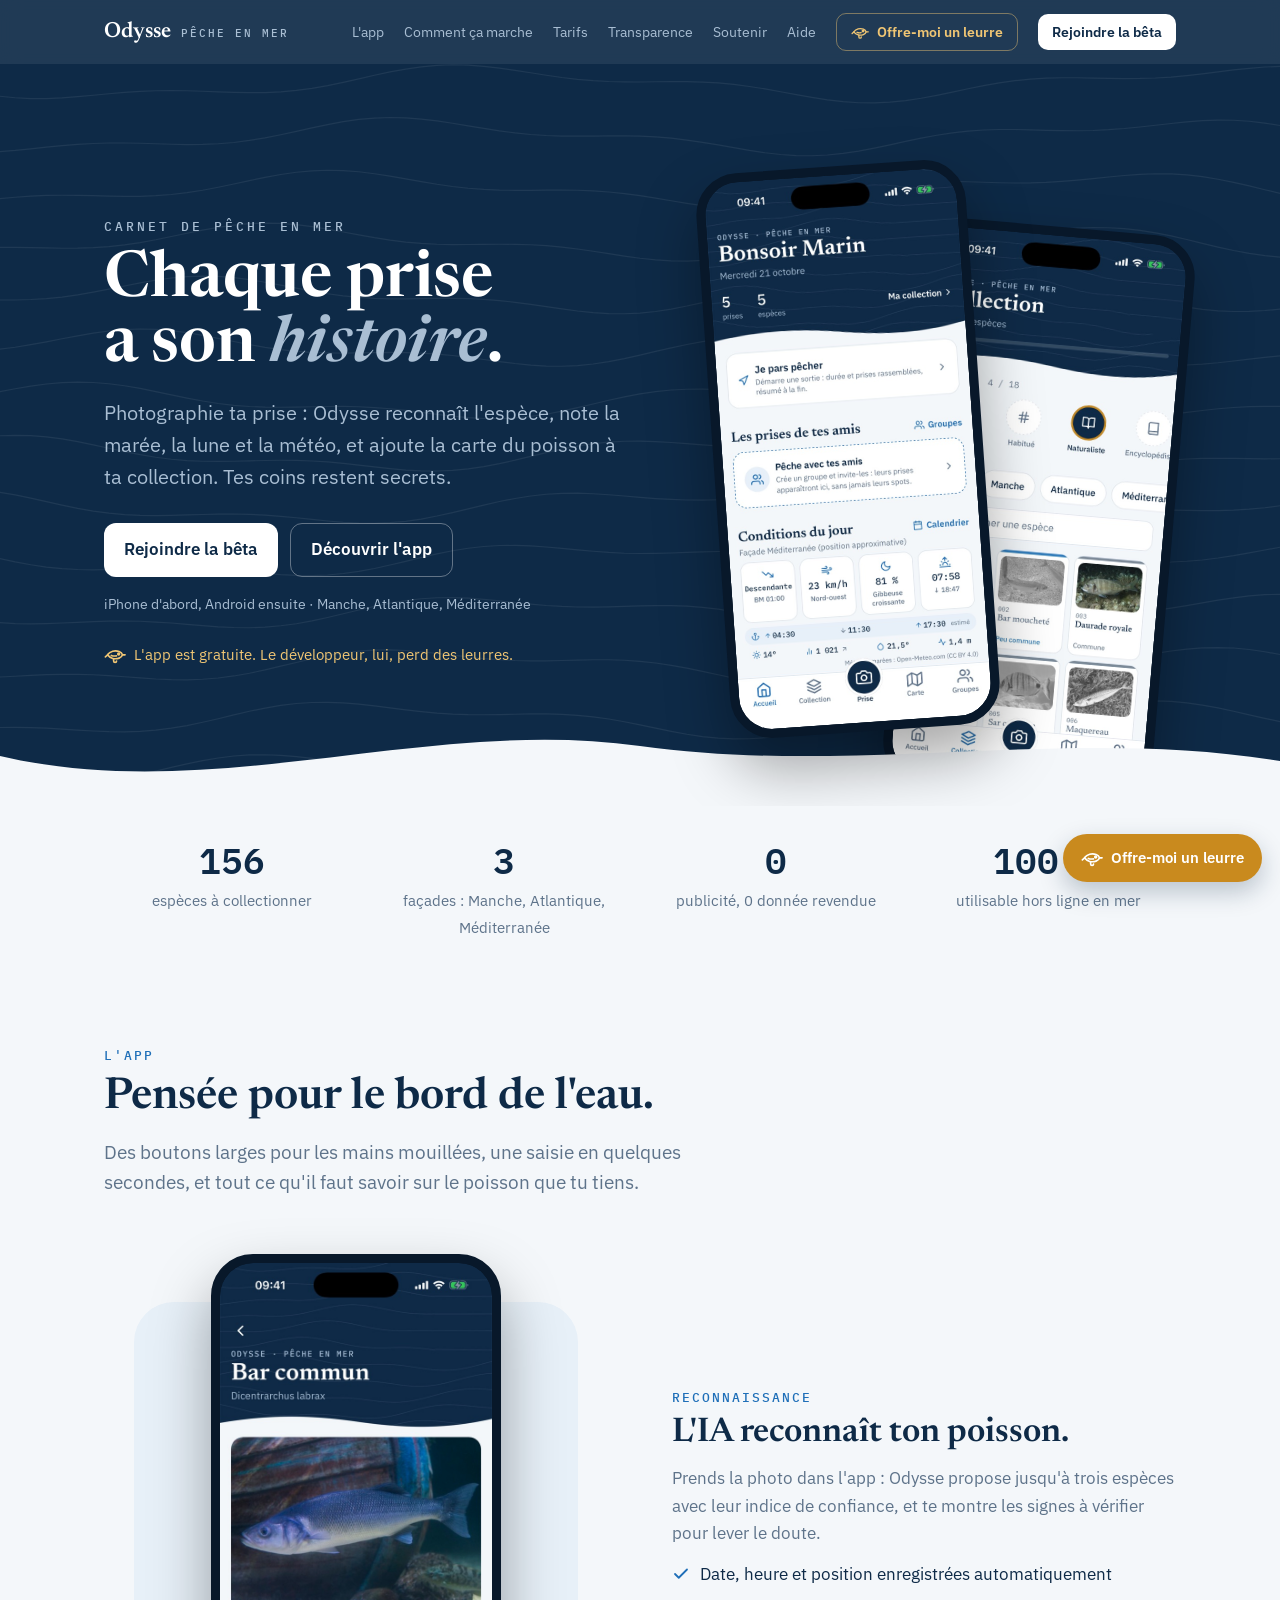
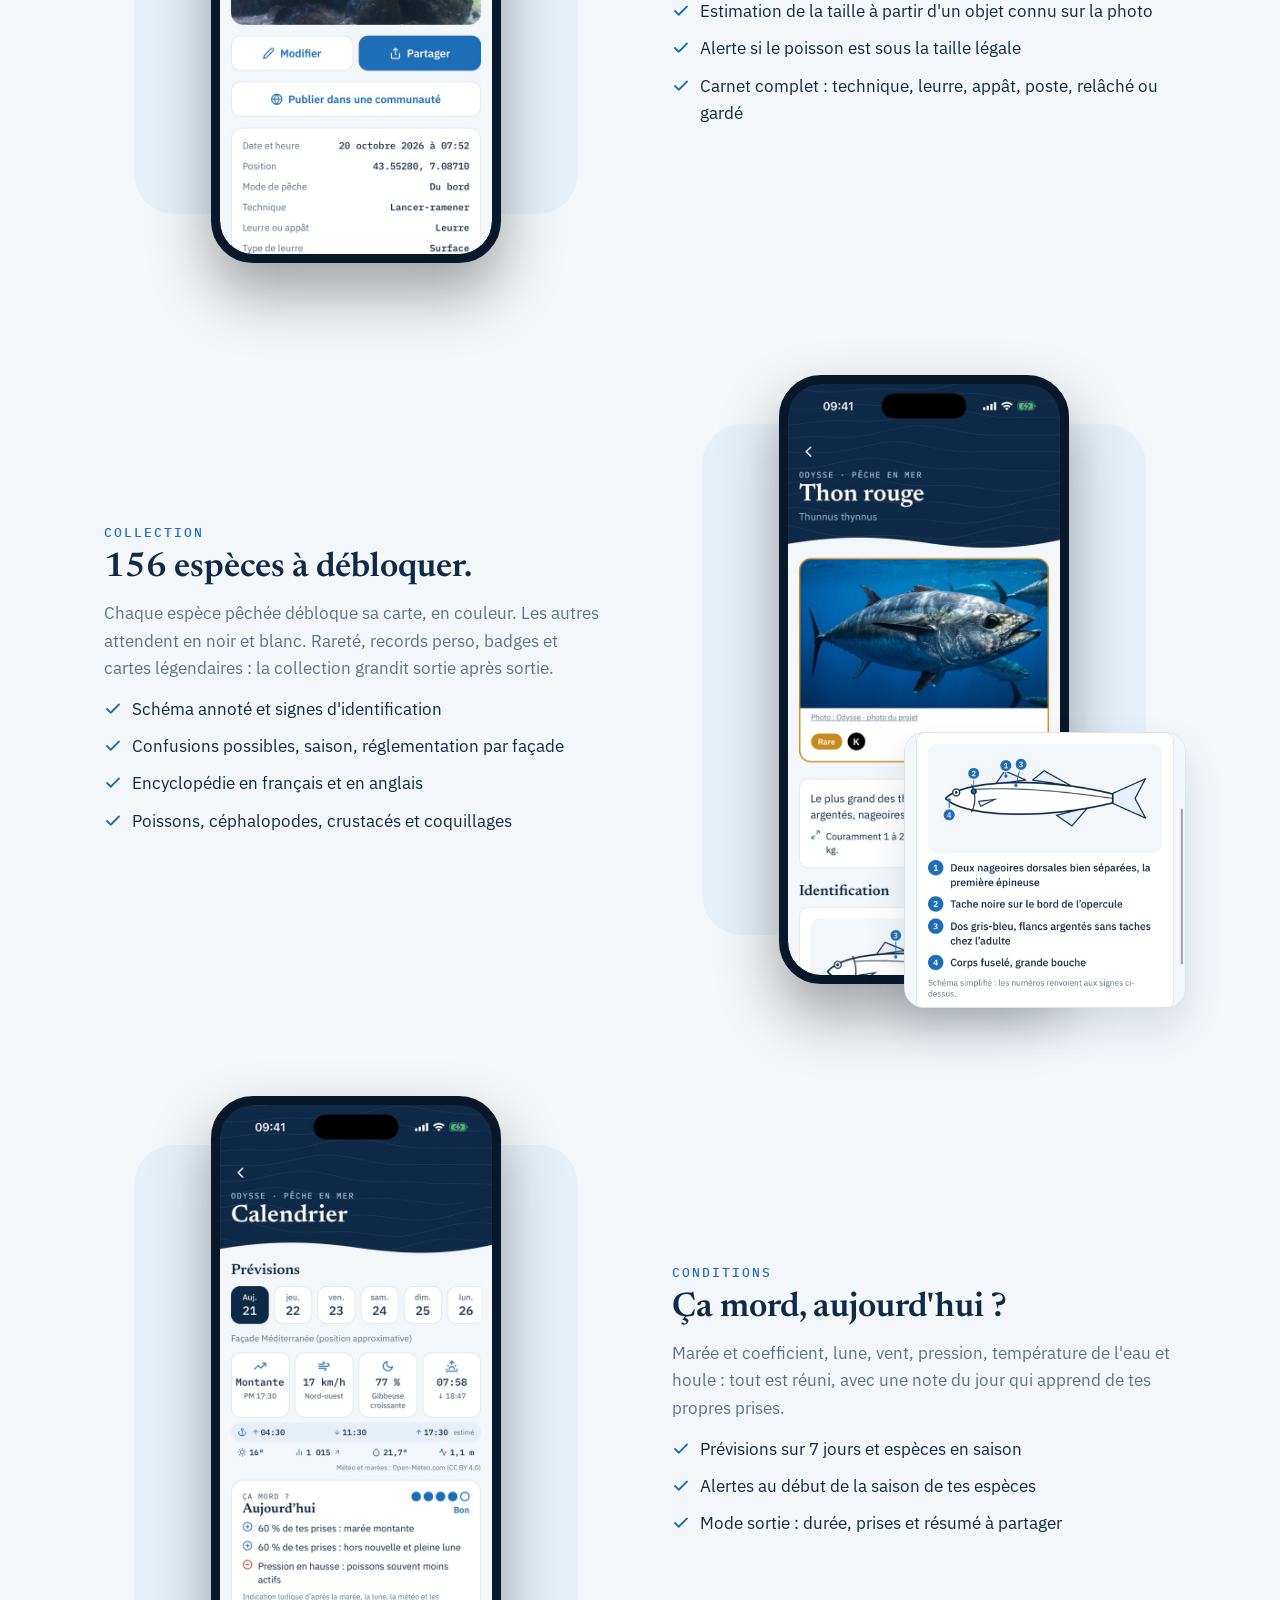
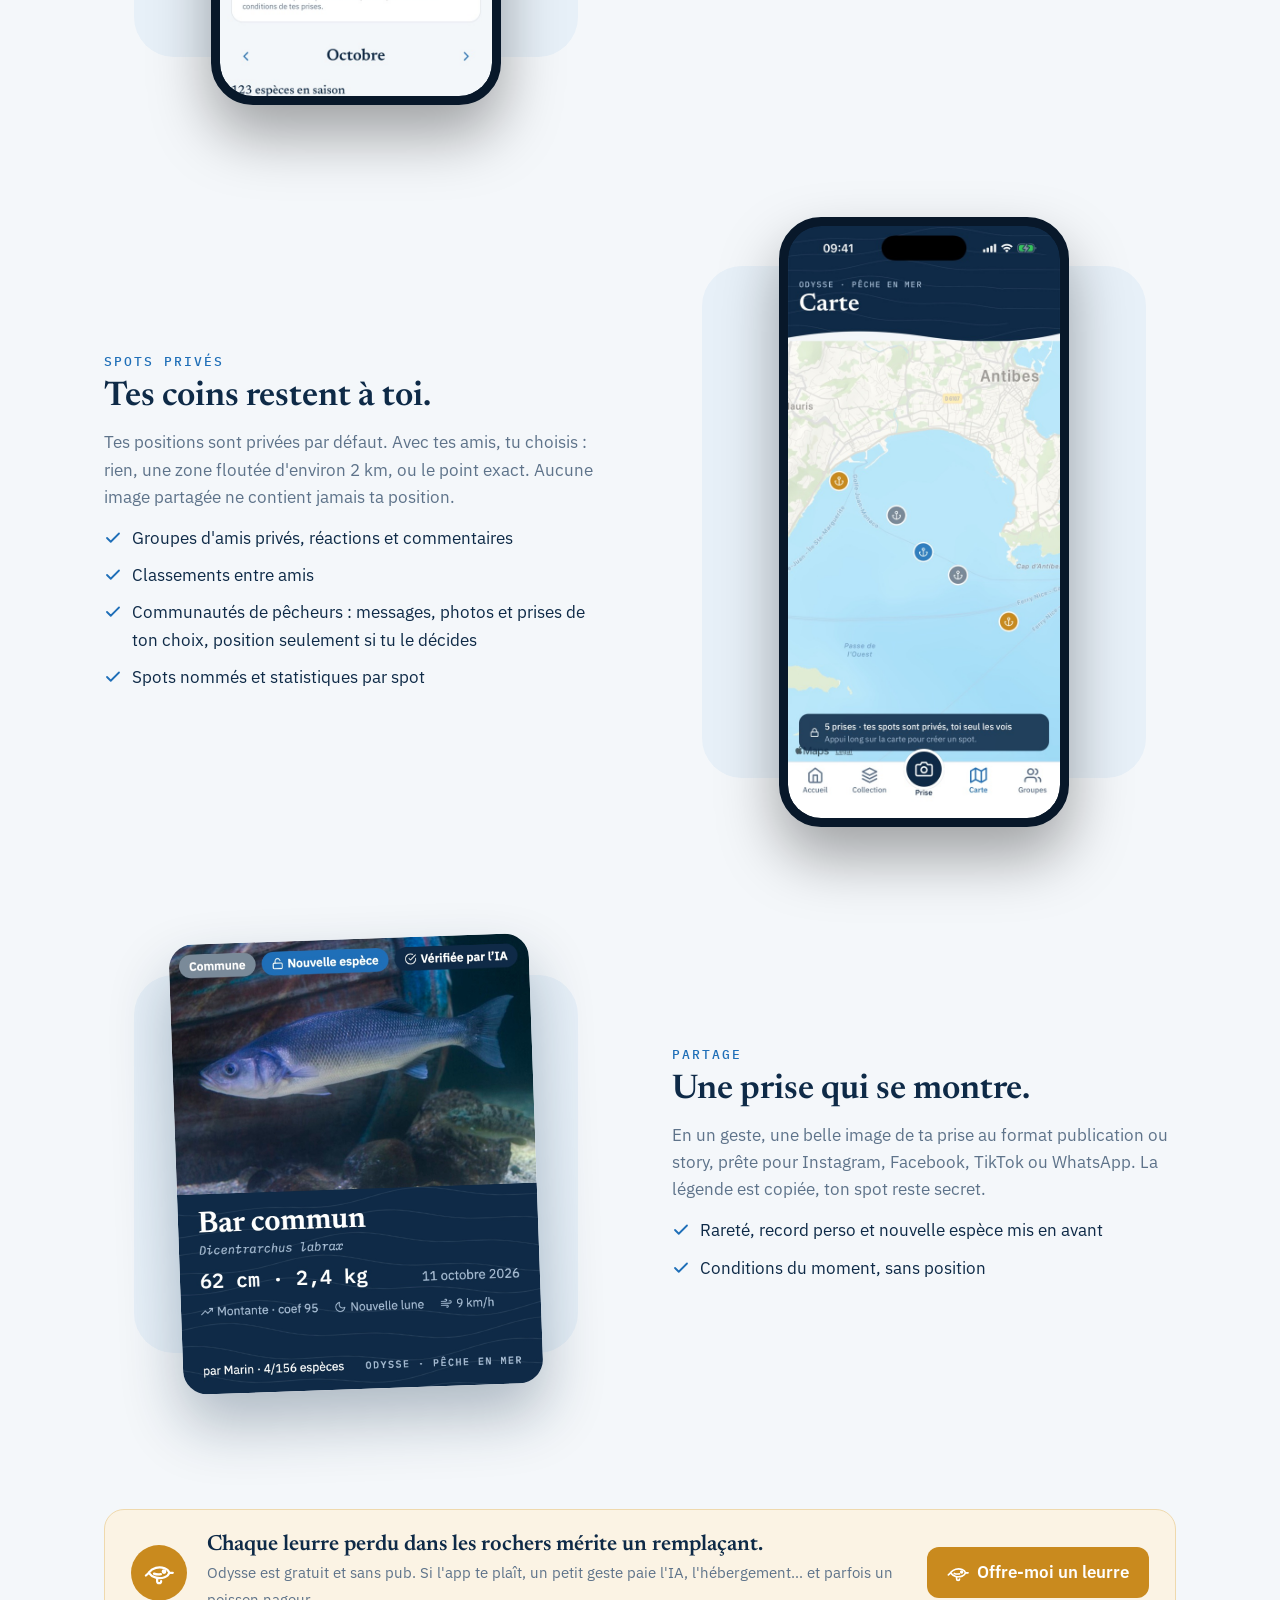
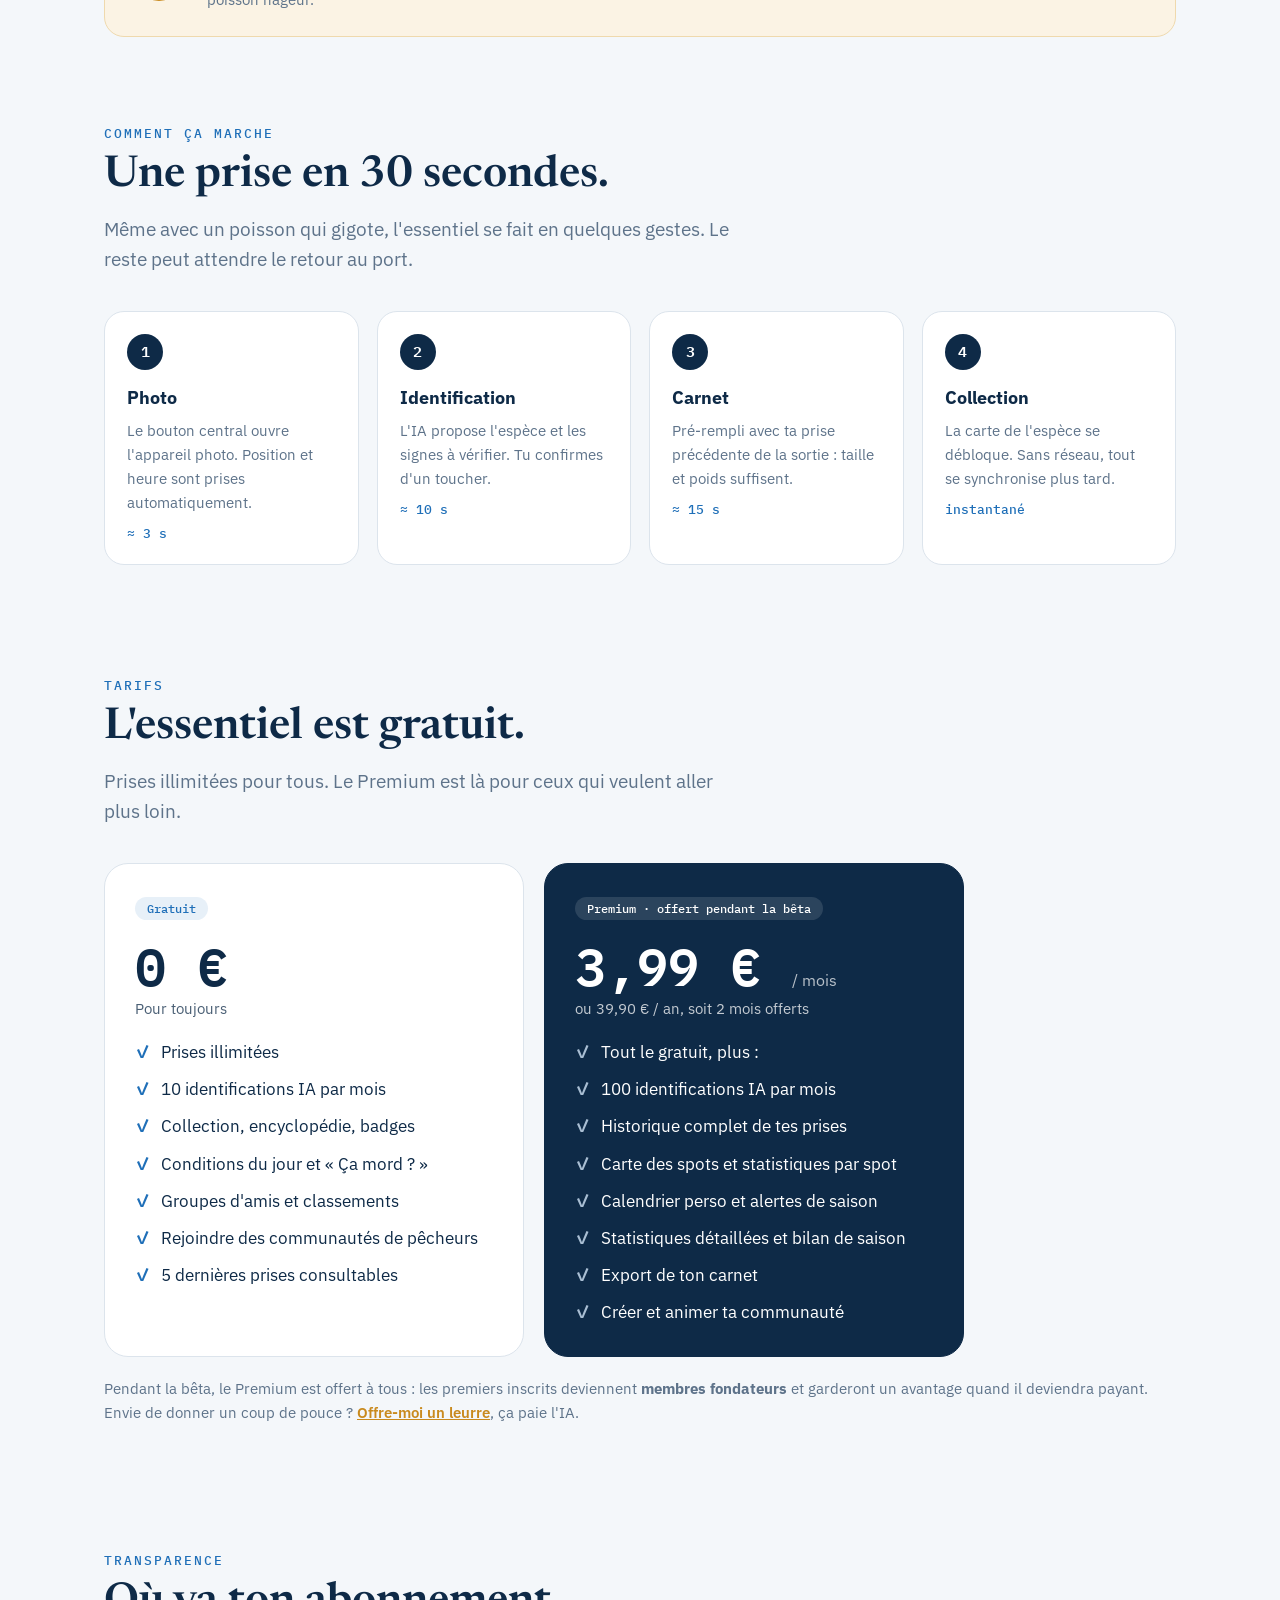
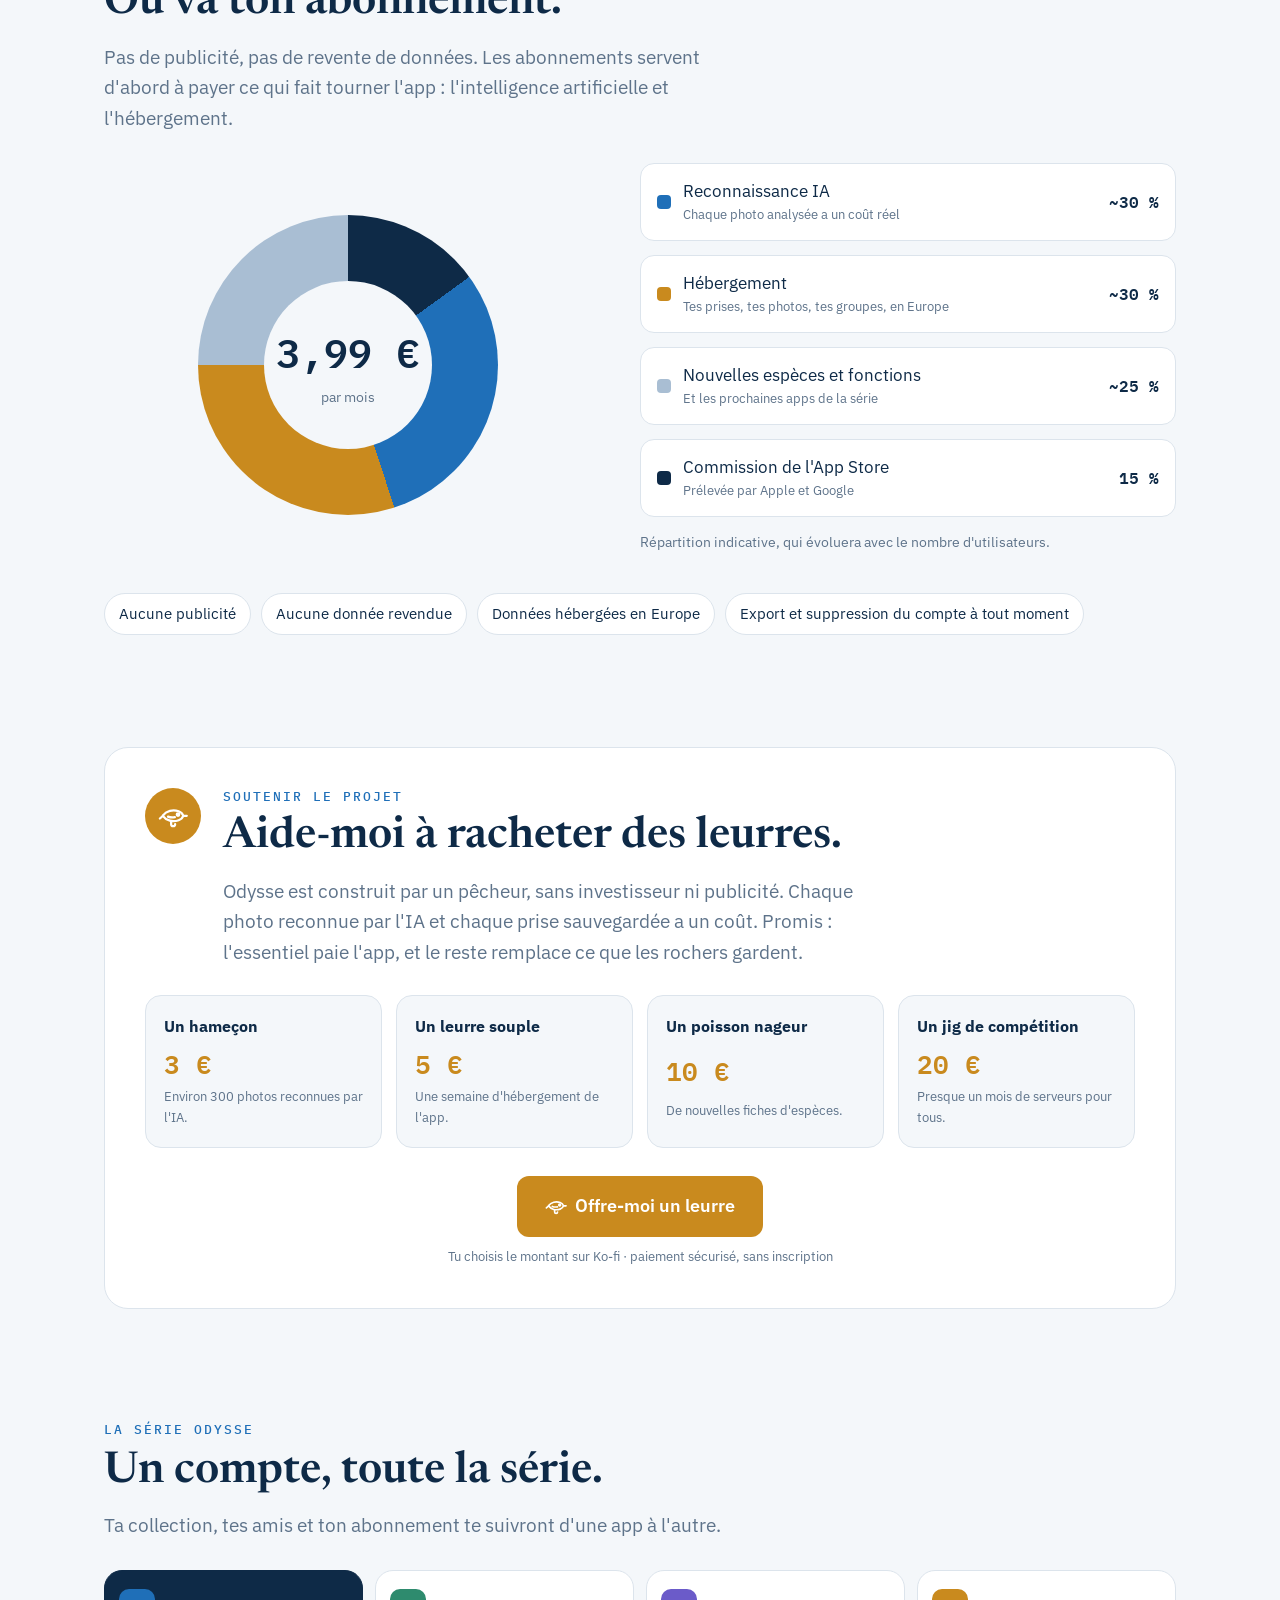
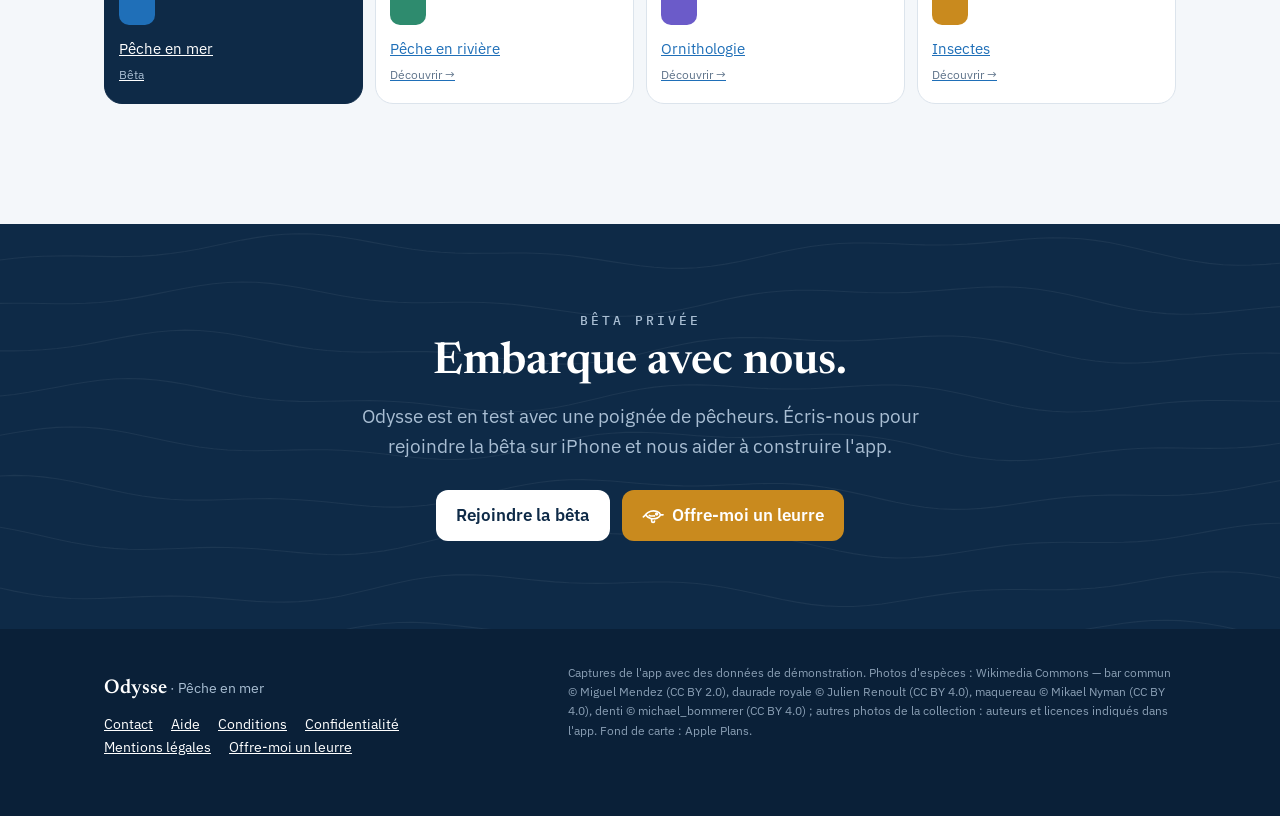
<file: index.html>
<!doctype html>
<html lang="fr">
<head>
  <meta charset="utf-8" />
  <meta name="viewport" content="width=device-width, initial-scale=1" />
  <title>Odysse · Pêche en mer</title>
  <meta name="description" content="Odysse, le carnet de pêche en mer qui reconnaît tes poissons : photo, identification par IA, collection de 150+ espèces, marées et conditions, pêche entre amis. Spots privés." />
  <meta property="og:title" content="Odysse · Pêche en mer" />
  <meta property="og:description" content="Le carnet de pêche qui reconnaît tes poissons." />
  <meta property="og:image" content="https://odysse.app/img/share.jpg" />
  <link rel="preconnect" href="https://fonts.googleapis.com" />
  <link href="https://fonts.googleapis.com/css2?family=IBM+Plex+Mono:wght@500;600&family=IBM+Plex+Sans:wght@400;600&family=Newsreader:ital,wght@0,600;1,600&display=swap" rel="stylesheet" />
  <link rel="stylesheet" href="home.css" />
</head>
<body>
  <nav>
    <div class="wrap">
      <a class="logo" href="#"><b>Odysse</b><span>Pêche en mer</span></a>
      <div class="links">
        <a href="#app">L'app</a>
        <a href="#parcours">Comment ça marche</a>
        <a href="#tarifs">Tarifs</a>
        <a href="#transparence">Transparence</a>
        <a href="#soutenir">Soutenir</a>
        <a href="aide.html">Aide</a>
      </div>
      <a class="btn btn-lure nav-lure" href="https://ko-fi.com/odysse" target="_blank" rel="noopener"><svg class="lure-ico" width="22" height="22" viewBox="0 0 24 24" fill="none" stroke="currentColor" stroke-width="1.8" stroke-linecap="round" stroke-linejoin="round" aria-hidden="true"><path d="M4 11.5c2.5-3.6 8-5 12.5-3.3 1.9.7 3.2 2 3.7 3.6-.5 1.6-1.8 2.9-3.7 3.6C12 17.1 6.5 15.7 4 12.1z"/><path d="M4 11.8 1.5 14"/><circle cx="16" cy="10.8" r="1"/><path d="M20.2 11.8H23"/><path d="M10.5 16.2v2.3a1.6 1.6 0 0 0 3.2 0"/><path d="M8 12.5c1.5.6 3.5.8 5.5.4"/></svg><span>Offre-moi un leurre</span></a>
      <a class="btn btn-light" href="mailto:contact@odysse.app?subject=B%C3%AAta%20Odysse">Rejoindre la bêta</a>
    </div>
  </nav>

  <header class="hero">
    <svg class="lines" viewBox="0 0 1440 760" preserveAspectRatio="xMidYMid slice" fill="none" stroke="rgba(255,255,255,0.07)" stroke-width="1.2" aria-hidden="true">
        <path d="M0 20.0 L16 23.9 L32 27.5 L48 30.6 L64 33.0 L80 34.6 L96 35.4 L112 35.4 L128 34.7 L144 33.5 L160 32.0 L176 30.5 L192 29.1 L208 28.1 L224 27.4 L240 27.2 L256 27.4 L272 27.9 L288 28.5 L304 29.1 L320 29.4 L336 29.3 L352 28.5 L368 27.0 L384 24.9 L400 22.1 L416 18.8 L432 15.2 L448 11.5 L464 8.1 L480 5.2 L496 2.9 L512 1.4 L528 0.8 L544 1.2 L560 2.4 L576 4.2 L592 6.5 L608 9.0 L624 11.5 L640 13.8 L656 15.7 L672 17.1 L688 17.9 L704 18.3 L720 18.4 L736 18.2 L752 18.0 L768 18.1 L784 18.5 L800 19.4 L816 20.9 L832 23.0 L848 25.5 L864 28.4 L880 31.4 L896 34.2 L912 36.7 L928 38.6 L944 39.7 L960 39.9 L976 39.1 L992 37.5 L1008 35.1 L1024 32.1 L1040 28.8 L1056 25.4 L1072 22.2 L1088 19.4 L1104 17.1 L1120 15.5 L1136 14.5 L1152 14.1 L1168 14.1 L1184 14.4 L1200 14.7 L1216 14.9 L1232 14.8 L1248 14.3 L1264 13.4 L1280 11.9 L1296 10.1 L1312 8.1 L1328 6.1 L1344 4.4 L1360 3.1 L1376 2.5 L1392 2.6 L1408 3.7 L1424 5.6 L1440 8.3"/>
        <path d="M0 88.0 L16 89.6 L32 90.5 L48 90.5 L64 89.7 L80 88.5 L96 86.9 L112 85.2 L128 83.6 L144 82.3 L160 81.4 L176 80.9 L192 80.9 L208 81.2 L224 81.7 L240 82.2 L256 82.5 L272 82.4 L288 81.7 L304 80.4 L320 78.3 L336 75.7 L352 72.5 L368 69.0 L384 65.4 L400 62.1 L416 59.1 L432 56.8 L448 55.4 L464 54.8 L480 55.2 L496 56.4 L512 58.3 L528 60.7 L544 63.3 L560 66.0 L576 68.5 L592 70.6 L608 72.2 L624 73.2 L640 73.8 L656 73.9 L672 73.8 L688 73.6 L704 73.6 L720 73.9 L736 74.7 L752 76.0 L768 77.9 L784 80.2 L800 82.9 L816 85.7 L832 88.5 L848 90.9 L864 92.7 L880 93.8 L896 94.0 L912 93.2 L928 91.6 L944 89.2 L960 86.1 L976 82.8 L992 79.3 L1008 75.9 L1024 73.0 L1040 70.5 L1056 68.8 L1072 67.6 L1088 67.1 L1104 67.1 L1120 67.5 L1136 67.9 L1152 68.3 L1168 68.4 L1184 68.1 L1200 67.3 L1216 66.1 L1232 64.5 L1248 62.7 L1264 60.9 L1280 59.3 L1296 58.0 L1312 57.4 L1328 57.6 L1344 58.6 L1360 60.5 L1376 63.1 L1392 66.4 L1408 70.1 L1424 74.0 L1440 77.8"/>
        <path d="M0 144.7 L16 143.4 L32 141.7 L48 139.8 L64 138.0 L80 136.5 L96 135.3 L112 134.6 L128 134.4 L144 134.5 L160 134.9 L176 135.3 L192 135.6 L208 135.5 L224 134.9 L240 133.7 L256 131.8 L272 129.3 L288 126.2 L304 122.9 L320 119.4 L336 116.1 L352 113.2 L368 110.9 L384 109.4 L400 108.8 L416 109.2 L432 110.4 L448 112.4 L464 114.9 L480 117.7 L496 120.5 L512 123.2 L528 125.5 L544 127.3 L560 128.5 L576 129.2 L592 129.4 L608 129.4 L624 129.2 L640 129.1 L656 129.3 L672 129.9 L688 131.1 L704 132.7 L720 134.9 L736 137.4 L752 140.1 L768 142.7 L784 145.0 L800 146.8 L816 147.8 L832 148.0 L848 147.2 L864 145.6 L880 143.2 L896 140.1 L912 136.7 L928 133.1 L944 129.6 L960 126.5 L976 124.0 L992 122.0 L1008 120.8 L1024 120.2 L1040 120.2 L1056 120.6 L1072 121.1 L1088 121.6 L1104 121.9 L1120 121.8 L1136 121.3 L1152 120.3 L1168 119.0 L1184 117.4 L1200 115.7 L1216 114.2 L1232 113.0 L1248 112.4 L1264 112.6 L1280 113.6 L1296 115.4 L1312 118.0 L1328 121.2 L1344 124.9 L1360 128.8 L1376 132.6 L1392 136.1 L1408 139.0 L1424 141.3 L1440 142.7"/>
        <path d="M0 192.4 L16 190.6 L32 189.2 L48 188.3 L64 187.9 L80 187.8 L96 188.1 L112 188.4 L128 188.7 L144 188.6 L160 188.1 L176 187.0 L192 185.2 L208 182.9 L224 180.0 L240 176.7 L256 173.4 L272 170.1 L288 167.3 L304 165.0 L320 163.5 L336 163.0 L352 163.3 L368 164.6 L384 166.6 L400 169.1 L416 172.1 L432 175.0 L448 177.9 L464 180.4 L480 182.4 L496 183.8 L512 184.6 L528 185.0 L544 184.9 L560 184.8 L576 184.6 L592 184.7 L608 185.1 L624 186.1 L640 187.5 L656 189.5 L672 191.8 L688 194.3 L704 196.8 L720 199.0 L736 200.7 L752 201.7 L768 201.9 L784 201.2 L800 199.6 L816 197.1 L832 194.1 L848 190.6 L864 186.9 L880 183.3 L896 180.1 L912 177.4 L928 175.4 L944 174.0 L960 173.4 L976 173.3 L992 173.7 L1008 174.3 L1024 175.0 L1040 175.5 L1056 175.6 L1072 175.3 L1088 174.6 L1104 173.5 L1120 172.1 L1136 170.6 L1152 169.2 L1168 168.1 L1184 167.5 L1200 167.7 L1216 168.6 L1232 170.4 L1248 172.9 L1264 176.1 L1280 179.8 L1296 183.7 L1312 187.5 L1328 191.0 L1344 194.0 L1360 196.3 L1376 197.8 L1392 198.4 L1408 198.2 L1424 197.4 L1440 196.2"/>
        <path d="M0 241.3 L16 241.1 L32 241.2 L48 241.5 L64 241.7 L80 241.7 L96 241.2 L112 240.3 L128 238.7 L144 236.5 L160 233.7 L176 230.6 L192 227.4 L208 224.2 L224 221.4 L240 219.2 L256 217.7 L272 217.2 L288 217.5 L304 218.8 L320 220.8 L336 223.5 L352 226.5 L368 229.6 L384 232.6 L400 235.3 L416 237.5 L432 239.0 L448 240.0 L464 240.5 L480 240.5 L496 240.3 L512 240.1 L528 240.1 L544 240.4 L560 241.1 L576 242.3 L592 244.1 L608 246.2 L624 248.5 L640 250.8 L656 253.0 L672 254.6 L688 255.6 L704 255.8 L720 255.1 L736 253.5 L752 251.0 L768 247.9 L784 244.4 L800 240.7 L816 237.0 L832 233.7 L848 230.9 L864 228.7 L880 227.3 L896 226.6 L912 226.5 L928 226.9 L944 227.6 L960 228.4 L976 229.1 L992 229.4 L1008 229.4 L1024 228.9 L1040 228.0 L1056 226.9 L1072 225.5 L1088 224.2 L1104 223.2 L1120 222.7 L1136 222.8 L1152 223.7 L1168 225.4 L1184 227.9 L1200 231.0 L1216 234.7 L1232 238.5 L1248 242.4 L1264 245.9 L1280 249.0 L1296 251.3 L1312 252.8 L1328 253.5 L1344 253.3 L1360 252.5 L1376 251.1 L1392 249.5 L1408 247.8 L1424 246.2 L1440 244.9"/>
        <path d="M0 294.7 L16 294.7 L32 294.4 L48 293.5 L64 292.1 L80 290.1 L96 287.5 L112 284.6 L128 281.4 L144 278.4 L160 275.7 L176 273.5 L192 272.0 L208 271.4 L224 271.8 L240 273.1 L256 275.2 L272 277.9 L288 281.0 L304 284.2 L320 287.4 L336 290.2 L352 292.6 L368 294.3 L384 295.4 L400 296.0 L416 296.1 L432 295.9 L448 295.6 L464 295.4 L480 295.6 L496 296.1 L512 297.1 L528 298.6 L544 300.5 L560 302.7 L576 304.8 L592 306.8 L608 308.4 L624 309.4 L640 309.6 L656 308.9 L672 307.3 L688 304.9 L704 301.8 L720 298.2 L736 294.4 L752 290.7 L768 287.3 L784 284.3 L800 282.1 L816 280.6 L832 279.8 L848 279.7 L864 280.1 L880 280.9 L896 281.8 L912 282.7 L928 283.3 L944 283.5 L960 283.3 L976 282.6 L992 281.7 L1008 280.5 L1024 279.3 L1040 278.4 L1056 277.9 L1072 278.0 L1088 278.8 L1104 280.5 L1120 282.9 L1136 286.0 L1152 289.5 L1168 293.4 L1184 297.2 L1200 300.8 L1216 303.9 L1232 306.2 L1248 307.8 L1264 308.5 L1280 308.3 L1296 307.4 L1312 306.0 L1328 304.2 L1344 302.3 L1360 300.5 L1376 299.0 L1392 298.0 L1408 297.3 L1424 297.2 L1440 297.3"/>
        <path d="M0 345.5 L16 343.7 L32 341.3 L48 338.5 L64 335.6 L80 332.6 L96 330.0 L112 327.8 L128 326.4 L144 325.8 L160 326.2 L176 327.5 L192 329.6 L208 332.3 L224 335.5 L240 338.9 L256 342.2 L272 345.2 L288 347.7 L304 349.6 L320 350.8 L336 351.5 L352 351.6 L368 351.4 L384 351.1 L400 350.8 L416 350.7 L432 351.1 L448 351.9 L464 353.1 L480 354.8 L496 356.8 L512 358.8 L528 360.7 L544 362.2 L560 363.1 L576 363.3 L592 362.6 L608 361.0 L624 358.7 L640 355.6 L656 352.0 L672 348.2 L688 344.4 L704 340.9 L720 337.9 L736 335.5 L752 333.9 L768 333.1 L784 333.0 L800 333.4 L816 334.3 L832 335.3 L848 336.4 L864 337.2 L880 337.6 L896 337.7 L912 337.3 L928 336.5 L944 335.5 L960 334.5 L976 333.6 L992 333.2 L1008 333.2 L1024 334.0 L1040 335.6 L1056 337.9 L1072 340.9 L1088 344.4 L1104 348.2 L1120 352.0 L1136 355.6 L1152 358.7 L1168 361.1 L1184 362.7 L1200 363.4 L1216 363.2 L1232 362.3 L1248 360.8 L1264 358.9 L1280 356.8 L1296 354.9 L1312 353.1 L1328 351.8 L1344 351.0 L1360 350.6 L1376 350.6 L1392 350.9 L1408 351.2 L1424 351.4 L1440 351.3"/>
        <path d="M0 389.7 L16 386.9 L32 384.3 L48 382.2 L64 380.8 L80 380.3 L96 380.6 L112 381.9 L128 384.0 L144 386.8 L160 390.1 L176 393.6 L192 397.0 L208 400.1 L224 402.8 L240 404.8 L256 406.2 L272 406.9 L288 407.1 L304 406.9 L320 406.5 L336 406.1 L352 405.9 L368 406.0 L384 406.6 L400 407.6 L416 409.1 L432 410.8 L448 412.7 L464 414.4 L480 415.9 L496 416.7 L512 416.9 L528 416.3 L544 414.7 L560 412.4 L576 409.3 L592 405.8 L608 401.9 L624 398.1 L640 394.5 L656 391.4 L672 388.9 L688 387.3 L704 386.4 L720 386.3 L736 386.8 L752 387.7 L768 388.9 L784 390.1 L800 391.1 L816 391.8 L832 392.1 L848 391.9 L864 391.4 L880 390.6 L896 389.7 L912 388.9 L928 388.5 L944 388.6 L960 389.3 L976 390.8 L992 393.0 L1008 395.9 L1024 399.3 L1040 403.0 L1056 406.8 L1072 410.4 L1088 413.5 L1104 415.9 L1120 417.5 L1136 418.2 L1152 418.1 L1168 417.1 L1184 415.5 L1200 413.5 L1216 411.3 L1232 409.1 L1248 407.2 L1264 405.6 L1280 404.6 L1296 404.0 L1312 403.8 L1328 404.0 L1344 404.2 L1360 404.4 L1376 404.3 L1392 403.8 L1408 402.7 L1424 401.0 L1440 398.7"/>
        <path d="M0 435.4 L16 434.8 L32 435.2 L48 436.5 L64 438.6 L80 441.4 L96 444.7 L112 448.3 L128 451.8 L144 455.1 L160 457.9 L176 460.1 L192 461.6 L208 462.4 L224 462.6 L240 462.4 L256 461.9 L272 461.4 L288 461.0 L304 460.9 L320 461.3 L336 462.1 L352 463.3 L368 464.8 L384 466.5 L400 468.1 L416 469.5 L432 470.3 L448 470.5 L464 469.8 L480 468.4 L496 466.1 L512 463.0 L528 459.5 L544 455.7 L560 451.8 L576 448.1 L592 445.0 L608 442.5 L624 440.7 L640 439.8 L656 439.6 L672 440.2 L688 441.2 L704 442.5 L720 443.9 L736 445.1 L752 446.0 L768 446.6 L784 446.7 L800 446.3 L816 445.7 L832 445.0 L848 444.3 L864 443.9 L880 443.9 L896 444.6 L912 446.0 L928 448.1 L944 450.9 L960 454.2 L976 457.8 L992 461.5 L1008 465.1 L1024 468.2 L1040 470.6 L1056 472.3 L1072 473.0 L1088 472.9 L1104 471.9 L1120 470.2 L1136 468.1 L1152 465.7 L1168 463.4 L1184 461.2 L1200 459.4 L1216 458.1 L1232 457.4 L1248 457.0 L1264 457.0 L1280 457.2 L1296 457.4 L1312 457.4 L1328 457.0 L1344 456.0 L1360 454.5 L1376 452.4 L1392 449.8 L1408 446.8 L1424 443.7 L1440 440.7"/>
        <path d="M0 493.2 L16 496.0 L32 499.4 L48 503.0 L64 506.6 L80 510.0 L96 512.9 L112 515.3 L128 516.9 L144 517.8 L160 518.1 L176 517.8 L192 517.3 L208 516.7 L224 516.1 L240 515.8 L256 515.9 L272 516.5 L288 517.4 L304 518.7 L320 520.2 L336 521.7 L352 523.0 L368 523.8 L384 524.0 L400 523.4 L416 521.9 L432 519.7 L448 516.7 L464 513.2 L480 509.4 L496 505.5 L512 501.8 L528 498.6 L544 496.0 L560 494.2 L576 493.2 L592 493.1 L608 493.6 L624 494.7 L640 496.1 L656 497.7 L672 499.1 L688 500.3 L704 501.1 L720 501.4 L736 501.3 L752 500.9 L768 500.3 L784 499.7 L800 499.3 L816 499.3 L832 499.9 L848 501.2 L864 503.2 L880 505.9 L896 509.1 L912 512.6 L928 516.3 L944 519.8 L960 522.8 L976 525.3 L992 527.0 L1008 527.7 L1024 527.5 L1040 526.5 L1056 524.8 L1072 522.6 L1088 520.1 L1104 517.6 L1120 515.2 L1136 513.2 L1152 511.7 L1168 510.7 L1184 510.2 L1200 510.1 L1216 510.2 L1232 510.4 L1248 510.4 L1264 510.1 L1280 509.3 L1296 508.0 L1312 506.0 L1328 503.6 L1344 500.8 L1360 497.8 L1376 494.9 L1392 492.4 L1408 490.3 L1424 489.1 L1440 488.7"/>
        <path d="M0 561.5 L16 565.0 L32 568.0 L48 570.4 L64 572.2 L80 573.2 L96 573.5 L112 573.2 L128 572.6 L144 571.9 L160 571.2 L176 570.7 L192 570.5 L208 570.8 L224 571.6 L240 572.6 L256 574.0 L272 575.3 L288 576.5 L304 577.2 L320 577.4 L336 576.8 L352 575.4 L368 573.3 L384 570.4 L400 566.9 L416 563.1 L432 559.2 L448 555.5 L464 552.2 L480 549.6 L496 547.7 L512 546.7 L528 546.6 L544 547.1 L560 548.3 L576 549.9 L592 551.6 L608 553.2 L624 554.6 L640 555.6 L656 556.2 L672 556.3 L688 556.1 L704 555.6 L720 555.1 L736 554.7 L752 554.7 L768 555.3 L784 556.5 L800 558.4 L816 560.9 L832 564.0 L848 567.4 L864 570.9 L880 574.4 L896 577.4 L912 579.9 L928 581.6 L944 582.3 L960 582.2 L976 581.1 L992 579.4 L1008 577.0 L1024 574.4 L1040 571.7 L1056 569.2 L1072 567.0 L1088 565.2 L1104 564.1 L1120 563.4 L1136 563.2 L1152 563.2 L1168 563.4 L1184 563.5 L1200 563.3 L1216 562.6 L1232 561.4 L1248 559.7 L1264 557.4 L1280 554.8 L1296 552.0 L1312 549.2 L1328 546.8 L1344 544.8 L1360 543.5 L1376 543.2 L1392 543.7 L1408 545.2 L1424 547.4 L1440 550.3"/>
        <path d="M0 627.4 L16 628.5 L32 628.8 L48 628.6 L64 627.9 L80 627.1 L96 626.2 L112 625.5 L128 625.1 L144 625.1 L160 625.6 L176 626.5 L192 627.6 L208 628.8 L224 629.9 L240 630.6 L256 630.8 L272 630.2 L288 628.9 L304 626.8 L320 624.0 L336 620.6 L352 616.8 L368 613.0 L384 609.2 L400 605.9 L416 603.3 L432 601.4 L448 600.3 L464 600.1 L480 600.7 L496 602.0 L512 603.6 L528 605.5 L544 607.3 L560 609.0 L576 610.2 L592 611.0 L608 611.3 L624 611.3 L640 611.0 L656 610.5 L672 610.2 L688 610.2 L704 610.7 L720 611.8 L736 613.5 L752 615.9 L768 618.8 L784 622.1 L800 625.6 L816 629.0 L832 632.0 L848 634.4 L864 636.1 L880 636.8 L896 636.7 L912 635.6 L928 633.8 L944 631.4 L960 628.7 L976 625.8 L992 623.1 L1008 620.7 L1024 618.8 L1040 617.4 L1056 616.6 L1072 616.2 L1088 616.2 L1104 616.4 L1120 616.5 L1136 616.4 L1152 615.9 L1168 614.9 L1184 613.4 L1200 611.3 L1216 608.9 L1232 606.2 L1248 603.6 L1264 601.2 L1280 599.3 L1296 598.1 L1312 597.7 L1328 598.2 L1344 599.7 L1360 602.0 L1376 604.9 L1392 608.3 L1408 611.9 L1424 615.4 L1440 618.6"/>
        <path d="M0 683.2 L16 682.2 L32 681.1 L48 680.2 L64 679.6 L80 679.4 L96 679.7 L112 680.3 L128 681.2 L144 682.3 L160 683.2 L176 683.9 L192 684.1 L208 683.6 L224 682.3 L240 680.3 L256 677.6 L272 674.2 L288 670.6 L304 666.7 L320 663.0 L336 659.7 L352 657.0 L368 655.0 L384 654.0 L400 653.8 L416 654.4 L432 655.7 L448 657.5 L464 659.5 L480 661.5 L496 663.3 L512 664.8 L528 665.9 L544 666.4 L560 666.5 L576 666.4 L592 666.0 L608 665.7 L624 665.7 L640 666.1 L656 667.1 L672 668.7 L688 670.9 L704 673.7 L720 676.9 L736 680.2 L752 683.5 L768 686.5 L784 688.9 L800 690.5 L816 691.3 L832 691.1 L848 690.1 L864 688.2 L880 685.7 L896 682.9 L912 679.9 L928 677.0 L944 674.4 L960 672.3 L976 670.7 L992 669.7 L1008 669.3 L1024 669.2 L1040 669.4 L1056 669.6 L1072 669.6 L1088 669.2 L1104 668.4 L1120 667.1 L1136 665.2 L1152 663.0 L1168 660.5 L1184 658.0 L1200 655.7 L1216 653.9 L1232 652.7 L1248 652.3 L1264 652.9 L1280 654.3 L1296 656.6 L1312 659.5 L1328 663.0 L1344 666.6 L1360 670.2 L1376 673.6 L1392 676.4 L1408 678.6 L1424 680.1 L1440 680.9"/>
        <path d="M0 734.1 L16 733.7 L32 733.7 L48 734.1 L64 734.8 L80 735.7 L96 736.6 L112 737.2 L128 737.3 L144 736.9 L160 735.7 L176 733.8 L192 731.1 L208 727.9 L224 724.3 L240 720.5 L256 716.8 L272 713.5 L288 710.8 L304 708.8 L320 707.7 L336 707.5 L352 708.1 L368 709.5 L384 711.3 L400 713.5 L416 715.7 L432 717.8 L448 719.5 L464 720.7 L480 721.5 L496 721.8 L512 721.8 L528 721.5 L544 721.3 L560 721.2 L576 721.6 L592 722.4 L608 723.9 L624 725.9 L640 728.5 L656 731.6 L672 734.8 L688 738.0 L704 740.9 L720 743.2 L736 744.9 L752 745.7 L768 745.5 L784 744.4 L800 742.5 L816 740.0 L832 737.0 L848 733.9 L864 730.8 L880 728.1 L896 725.8 L912 724.1 L928 722.9 L944 722.4 L960 722.2 L976 722.4 L992 722.6 L1008 722.7 L1024 722.5 L1040 721.9 L1056 720.8 L1072 719.2 L1088 717.2 L1104 714.9 L1120 712.5 L1136 710.4 L1152 708.6 L1168 707.4 L1184 707.1 L1200 707.6 L1216 709.0 L1232 711.3 L1248 714.2 L1264 717.7 L1280 721.4 L1296 725.1 L1312 728.5 L1328 731.5 L1344 733.8 L1360 735.4 L1376 736.3 L1392 736.5 L1408 736.1 L1424 735.5 L1440 734.7"/>
    </svg>
    <div class="wrap">
      <div>
        <div class="kicker">Carnet de pêche en mer</div>
        <h1>Chaque prise<br />a son <em>histoire</em>.</h1>
        <p class="lead">Photographie ta prise : Odysse reconnaît l'espèce, note la marée, la lune et la météo, et ajoute la carte du poisson à ta collection. Tes coins restent secrets.</p>
        <div class="ctas">
          <a class="btn btn-light" href="mailto:contact@odysse.app?subject=B%C3%AAta%20Odysse">Rejoindre la bêta</a>
          <a class="btn btn-ghost" href="#app">Découvrir l'app</a>
        </div>
        <p class="note">iPhone d'abord, Android ensuite · Manche, Atlantique, Méditerranée</p>
        <a class="lure-link" href="#soutenir"><svg class="lure-ico" width="22" height="22" viewBox="0 0 24 24" fill="none" stroke="currentColor" stroke-width="1.8" stroke-linecap="round" stroke-linejoin="round" aria-hidden="true"><path d="M4 11.5c2.5-3.6 8-5 12.5-3.3 1.9.7 3.2 2 3.7 3.6-.5 1.6-1.8 2.9-3.7 3.6C12 17.1 6.5 15.7 4 12.1z"/><path d="M4 11.8 1.5 14"/><circle cx="16" cy="10.8" r="1"/><path d="M20.2 11.8H23"/><path d="M10.5 16.2v2.3a1.6 1.6 0 0 0 3.2 0"/><path d="M8 12.5c1.5.6 3.5.8 5.5.4"/></svg><span>L'app est gratuite. Le développeur, lui, perd des leurres.</span></a>
      </div>
      <div class="phones">
        <div class="phone p1"><img src="img/home.jpg" alt="Accueil d'Odysse : conditions du jour, marée et prises" /></div>
        <div class="phone p2"><img src="img/collection.jpg" alt="Collection d'espèces d'Odysse" /></div>
      </div>
    </div>
    <svg class="wave" viewBox="0 0 1440 90" preserveAspectRatio="none" aria-hidden="true"><path d="M0 40 C 240 90, 480 0, 720 30 C 960 60, 1200 10, 1440 45 L1440 90 L0 90 Z" fill="#F4F7FA"/></svg>
  </header>

  <div class="wrap">
    <div class="facts">
      <div class="fact"><b>156</b><span>espèces à collectionner</span></div>
      <div class="fact"><b>3</b><span>façades : Manche, Atlantique, Méditerranée</span></div>
      <div class="fact"><b>0</b><span>publicité, 0 donnée revendue</span></div>
      <div class="fact"><b>100 %</b><span>utilisable hors ligne en mer</span></div>
    </div>
  </div>

  <section class="block" id="app">
    <div class="wrap">
      <div class="eyebrow">L'app</div>
      <h2>Pensée pour le bord de l'eau.</h2>
      <p class="sub">Des boutons larges pour les mains mouillées, une saisie en quelques secondes, et tout ce qu'il faut savoir sur le poisson que tu tiens.</p>

      <div class="feature">
        <div class="visual">
          <div class="blob"></div>
          <div class="phone"><img src="img/catch.jpg" alt="Fiche d'une prise : bar commun de 62 cm" loading="lazy" /></div>
        </div>
        <div>
          <div class="eyebrow">Reconnaissance</div>
          <h3>L'IA reconnaît ton poisson.</h3>
          <p>Prends la photo dans l'app : Odysse propose jusqu'à trois espèces avec leur indice de confiance, et te montre les signes à vérifier pour lever le doute.</p>
          <ul>
            <li><svg width="18" height="18" viewBox="0 0 24 24" fill="none" stroke="#1F6FB8" stroke-width="2.4" stroke-linecap="round" stroke-linejoin="round"><polyline points="20 6 9 17 4 12"/></svg><span>Date, heure et position enregistrées automatiquement</span></li>
            <li><svg width="18" height="18" viewBox="0 0 24 24" fill="none" stroke="#1F6FB8" stroke-width="2.4" stroke-linecap="round" stroke-linejoin="round"><polyline points="20 6 9 17 4 12"/></svg><span>Estimation de la taille à partir d'un objet connu sur la photo</span></li>
            <li><svg width="18" height="18" viewBox="0 0 24 24" fill="none" stroke="#1F6FB8" stroke-width="2.4" stroke-linecap="round" stroke-linejoin="round"><polyline points="20 6 9 17 4 12"/></svg><span>Alerte si le poisson est sous la taille légale</span></li>
            <li><svg width="18" height="18" viewBox="0 0 24 24" fill="none" stroke="#1F6FB8" stroke-width="2.4" stroke-linecap="round" stroke-linejoin="round"><polyline points="20 6 9 17 4 12"/></svg><span>Carnet complet : technique, leurre, appât, poste, relâché ou gardé</span></li>
          </ul>
        </div>
      </div>

      <div class="feature flip">
        <div class="visual">
          <div class="blob"></div>
          <div class="phone"><img src="img/species.jpg" alt="Fiche espèce du bar commun" loading="lazy" /></div>
          <div class="card-shot" style="position:absolute;right:-2%;bottom:-24px;width:56%"><img src="img/identification.jpg" alt="Schéma d'identification annoté" loading="lazy" /></div>
        </div>
        <div>
          <div class="eyebrow">Collection</div>
          <h3>156 espèces à débloquer.</h3>
          <p>Chaque espèce pêchée débloque sa carte, en couleur. Les autres attendent en noir et blanc. Rareté, records perso, badges et cartes légendaires : la collection grandit sortie après sortie.</p>
          <ul>
            <li><svg width="18" height="18" viewBox="0 0 24 24" fill="none" stroke="#1F6FB8" stroke-width="2.4" stroke-linecap="round" stroke-linejoin="round"><polyline points="20 6 9 17 4 12"/></svg><span>Schéma annoté et signes d'identification</span></li>
            <li><svg width="18" height="18" viewBox="0 0 24 24" fill="none" stroke="#1F6FB8" stroke-width="2.4" stroke-linecap="round" stroke-linejoin="round"><polyline points="20 6 9 17 4 12"/></svg><span>Confusions possibles, saison, réglementation par façade</span></li>
            <li><svg width="18" height="18" viewBox="0 0 24 24" fill="none" stroke="#1F6FB8" stroke-width="2.4" stroke-linecap="round" stroke-linejoin="round"><polyline points="20 6 9 17 4 12"/></svg><span>Encyclopédie en français et en anglais</span></li>
            <li><svg width="18" height="18" viewBox="0 0 24 24" fill="none" stroke="#1F6FB8" stroke-width="2.4" stroke-linecap="round" stroke-linejoin="round"><polyline points="20 6 9 17 4 12"/></svg><span>Poissons, céphalopodes, crustacés et coquillages</span></li>
          </ul>
        </div>
      </div>

      <div class="feature">
        <div class="visual">
          <div class="blob"></div>
          <div class="phone"><img src="img/calendar.jpg" alt="Calendrier avec prévisions et note « Ça mord ? »" loading="lazy" /></div>
        </div>
        <div>
          <div class="eyebrow">Conditions</div>
          <h3>Ça mord, aujourd'hui ?</h3>
          <p>Marée et coefficient, lune, vent, pression, température de l'eau et houle : tout est réuni, avec une note du jour qui apprend de tes propres prises.</p>
          <ul>
            <li><svg width="18" height="18" viewBox="0 0 24 24" fill="none" stroke="#1F6FB8" stroke-width="2.4" stroke-linecap="round" stroke-linejoin="round"><polyline points="20 6 9 17 4 12"/></svg><span>Prévisions sur 7 jours et espèces en saison</span></li>
            <li><svg width="18" height="18" viewBox="0 0 24 24" fill="none" stroke="#1F6FB8" stroke-width="2.4" stroke-linecap="round" stroke-linejoin="round"><polyline points="20 6 9 17 4 12"/></svg><span>Alertes au début de la saison de tes espèces</span></li>
            <li><svg width="18" height="18" viewBox="0 0 24 24" fill="none" stroke="#1F6FB8" stroke-width="2.4" stroke-linecap="round" stroke-linejoin="round"><polyline points="20 6 9 17 4 12"/></svg><span>Mode sortie : durée, prises et résumé à partager</span></li>
          </ul>
        </div>
      </div>

      <div class="feature flip">
        <div class="visual">
          <div class="blob"></div>
          <div class="phone"><img src="img/map.jpg" alt="Carte privée des prises" loading="lazy" /></div>
        </div>
        <div>
          <div class="eyebrow">Spots privés</div>
          <h3>Tes coins restent à toi.</h3>
          <p>Tes positions sont privées par défaut. Avec tes amis, tu choisis : rien, une zone floutée d'environ 2 km, ou le point exact. Aucune image partagée ne contient jamais ta position.</p>
          <ul>
            <li><svg width="18" height="18" viewBox="0 0 24 24" fill="none" stroke="#1F6FB8" stroke-width="2.4" stroke-linecap="round" stroke-linejoin="round"><polyline points="20 6 9 17 4 12"/></svg><span>Groupes d'amis privés, réactions et commentaires</span></li>
            <li><svg width="18" height="18" viewBox="0 0 24 24" fill="none" stroke="#1F6FB8" stroke-width="2.4" stroke-linecap="round" stroke-linejoin="round"><polyline points="20 6 9 17 4 12"/></svg><span>Classements entre amis</span></li>
            <li><svg width="18" height="18" viewBox="0 0 24 24" fill="none" stroke="#1F6FB8" stroke-width="2.4" stroke-linecap="round" stroke-linejoin="round"><polyline points="20 6 9 17 4 12"/></svg><span>Communautés de pêcheurs : messages, photos et prises de ton choix, position seulement si tu le décides</span></li>
            <li><svg width="18" height="18" viewBox="0 0 24 24" fill="none" stroke="#1F6FB8" stroke-width="2.4" stroke-linecap="round" stroke-linejoin="round"><polyline points="20 6 9 17 4 12"/></svg><span>Spots nommés et statistiques par spot</span></li>
          </ul>
        </div>
      </div>

      <div class="feature">
        <div class="visual">
          <div class="blob"></div>
          <div class="story-card"><img src="img/share.jpg" alt="Image de partage d'une prise : Bar commun, 62 cm, conditions du moment, sans position" loading="lazy" /></div>
        </div>
        <div>
          <div class="eyebrow">Partage</div>
          <h3>Une prise qui se montre.</h3>
          <p>En un geste, une belle image de ta prise au format publication ou story, prête pour Instagram, Facebook, TikTok ou WhatsApp. La légende est copiée, ton spot reste secret.</p>
          <ul>
            <li><svg width="18" height="18" viewBox="0 0 24 24" fill="none" stroke="#1F6FB8" stroke-width="2.4" stroke-linecap="round" stroke-linejoin="round"><polyline points="20 6 9 17 4 12"/></svg><span>Rareté, record perso et nouvelle espèce mis en avant</span></li>
            <li><svg width="18" height="18" viewBox="0 0 24 24" fill="none" stroke="#1F6FB8" stroke-width="2.4" stroke-linecap="round" stroke-linejoin="round"><polyline points="20 6 9 17 4 12"/></svg><span>Conditions du moment, sans position</span></li>
          </ul>
        </div>
      </div>
    </div>
  </section>

  <section class="lure-strip">
    <div class="wrap">
      <div class="lure-strip-in">
        <div class="lure-big"><svg class="lure-ico" width="22" height="22" viewBox="0 0 24 24" fill="none" stroke="currentColor" stroke-width="1.8" stroke-linecap="round" stroke-linejoin="round" aria-hidden="true"><path d="M4 11.5c2.5-3.6 8-5 12.5-3.3 1.9.7 3.2 2 3.7 3.6-.5 1.6-1.8 2.9-3.7 3.6C12 17.1 6.5 15.7 4 12.1z"/><path d="M4 11.8 1.5 14"/><circle cx="16" cy="10.8" r="1"/><path d="M20.2 11.8H23"/><path d="M10.5 16.2v2.3a1.6 1.6 0 0 0 3.2 0"/><path d="M8 12.5c1.5.6 3.5.8 5.5.4"/></svg></div>
        <div>
          <b>Chaque leurre perdu dans les rochers mérite un remplaçant.</b>
          <span>Odysse est gratuit et sans pub. Si l'app te plaît, un petit geste paie l'IA, l'hébergement… et parfois un poisson nageur.</span>
        </div>
        <a class="btn btn-lure " href="https://ko-fi.com/odysse" target="_blank" rel="noopener"><svg class="lure-ico" width="22" height="22" viewBox="0 0 24 24" fill="none" stroke="currentColor" stroke-width="1.8" stroke-linecap="round" stroke-linejoin="round" aria-hidden="true"><path d="M4 11.5c2.5-3.6 8-5 12.5-3.3 1.9.7 3.2 2 3.7 3.6-.5 1.6-1.8 2.9-3.7 3.6C12 17.1 6.5 15.7 4 12.1z"/><path d="M4 11.8 1.5 14"/><circle cx="16" cy="10.8" r="1"/><path d="M20.2 11.8H23"/><path d="M10.5 16.2v2.3a1.6 1.6 0 0 0 3.2 0"/><path d="M8 12.5c1.5.6 3.5.8 5.5.4"/></svg><span>Offre-moi un leurre</span></a>
      </div>
    </div>
  </section>

  <section class="block" id="parcours">
    <div class="wrap">
      <div class="eyebrow">Comment ça marche</div>
      <h2>Une prise en 30 secondes.</h2>
      <p class="sub">Même avec un poisson qui gigote, l'essentiel se fait en quelques gestes. Le reste peut attendre le retour au port.</p>
      <div class="flow">
        <div class="step"><div class="num">1</div><h4>Photo</h4><p>Le bouton central ouvre l'appareil photo. Position et heure sont prises automatiquement.</p><div class="time">≈ 3 s</div></div>
        <div class="step"><div class="num">2</div><h4>Identification</h4><p>L'IA propose l'espèce et les signes à vérifier. Tu confirmes d'un toucher.</p><div class="time">≈ 10 s</div></div>
        <div class="step"><div class="num">3</div><h4>Carnet</h4><p>Pré-rempli avec ta prise précédente de la sortie : taille et poids suffisent.</p><div class="time">≈ 15 s</div></div>
        <div class="step"><div class="num">4</div><h4>Collection</h4><p>La carte de l'espèce se débloque. Sans réseau, tout se synchronise plus tard.</p><div class="time">instantané</div></div>
      </div>
    </div>
  </section>

  <section class="block" id="tarifs">
    <div class="wrap">
      <div class="eyebrow">Tarifs</div>
      <h2>L'essentiel est gratuit.</h2>
      <p class="sub">Prises illimitées pour tous. Le Premium est là pour ceux qui veulent aller plus loin.</p>
      <div class="plans">
        <div class="plan">
          <span class="tag">Gratuit</span>
          <div class="price">0 €</div>
          <div class="alt">Pour toujours</div>
          <ul>
            <li>Prises illimitées</li>
            <li>10 identifications IA par mois</li>
            <li>Collection, encyclopédie, badges</li>
            <li>Conditions du jour et « Ça mord ? »</li>
            <li>Groupes d'amis et classements</li>
            <li>Rejoindre des communautés de pêcheurs</li>
            <li>5 dernières prises consultables</li>
          </ul>
        </div>
        <div class="plan premium">
          <span class="tag">Premium · offert pendant la bêta</span>
          <div class="price">3,99 € <small>/ mois</small></div>
          <div class="alt">ou 39,90 € / an, soit 2 mois offerts</div>
          <ul>
            <li>Tout le gratuit, plus :</li>
            <li>100 identifications IA par mois</li>
            <li>Historique complet de tes prises</li>
            <li>Carte des spots et statistiques par spot</li>
            <li>Calendrier perso et alertes de saison</li>
            <li>Statistiques détaillées et bilan de saison</li>
            <li>Export de ton carnet</li>
            <li>Créer et animer ta communauté</li>
          </ul>
        </div>
      </div>
      <p class="plans-note">Pendant la bêta, le Premium est offert à tous : les premiers inscrits deviennent <b>membres fondateurs</b> et garderont un avantage quand il deviendra payant. Envie de donner un coup de pouce ? <a href="https://ko-fi.com/odysse" target="_blank" rel="noopener">Offre-moi un leurre</a>, ça paie l'IA.</p>
    </div>
  </section>

  <section class="block" id="transparence">
    <div class="wrap">
      <div class="eyebrow">Transparence</div>
      <h2>Où va ton abonnement.</h2>
      <p class="sub">Pas de publicité, pas de revente de données. Les abonnements servent d'abord à payer ce qui fait tourner l'app : l'intelligence artificielle et l'hébergement.</p>
      <div class="transparency">
        <div class="donut" style="background: conic-gradient(#0e2a47 0 15%, #1f6fb8 15% 45%, #c98a1e 45% 75%, #a9bed3 75% 100%); border-radius: 50%;">
          <div style="position:absolute;inset:22%;background:#f4f7fa;border-radius:50%"></div>
          <div class="center"><div><b>3,99 €</b><span>par mois</span></div></div>
        </div>
        <div>
          <div class="legend">
            <div><i style="background:#1f6fb8"></i><span>Reconnaissance IA<small>Chaque photo analysée a un coût réel</small></span><b>~30 %</b></div>
            <div><i style="background:#c98a1e"></i><span>Hébergement<small>Tes prises, tes photos, tes groupes, en Europe</small></span><b>~30 %</b></div>
            <div><i style="background:#a9bed3"></i><span>Nouvelles espèces et fonctions<small>Et les prochaines apps de la série</small></span><b>~25 %</b></div>
            <div><i style="background:#0e2a47"></i><span>Commission de l'App Store<small>Prélevée par Apple et Google</small></span><b>15 %</b></div>
          </div>
          <p class="muted" style="color:var(--muted);font-size:14px;margin-top:14px">Répartition indicative, qui évoluera avec le nombre d'utilisateurs.</p>
        </div>
      </div>
      <div class="promise">
        <span>Aucune publicité</span>
        <span>Aucune donnée revendue</span>
        <span>Données hébergées en Europe</span>
        <span>Export et suppression du compte à tout moment</span>
      </div>
    </div>
  </section>

  <section class="block" id="soutenir">
    <div class="wrap">
      <div class="support">
        <div class="support-head">
          <div class="lure-big"><svg class="lure-ico" width="22" height="22" viewBox="0 0 24 24" fill="none" stroke="currentColor" stroke-width="1.8" stroke-linecap="round" stroke-linejoin="round" aria-hidden="true"><path d="M4 11.5c2.5-3.6 8-5 12.5-3.3 1.9.7 3.2 2 3.7 3.6-.5 1.6-1.8 2.9-3.7 3.6C12 17.1 6.5 15.7 4 12.1z"/><path d="M4 11.8 1.5 14"/><circle cx="16" cy="10.8" r="1"/><path d="M20.2 11.8H23"/><path d="M10.5 16.2v2.3a1.6 1.6 0 0 0 3.2 0"/><path d="M8 12.5c1.5.6 3.5.8 5.5.4"/></svg></div>
          <div>
            <div class="eyebrow">Soutenir le projet</div>
            <h2>Aide-moi à racheter des leurres.</h2>
            <p class="sub">Odysse est construit par un pêcheur, sans investisseur ni publicité. Chaque photo reconnue par l'IA et chaque prise sauvegardée a un coût. Promis : l'essentiel paie l'app, et le reste remplace ce que les rochers gardent.</p>
          </div>
        </div>
        <div class="tiers">
          <a class="tier" href="https://ko-fi.com/odysse" target="_blank" rel="noopener"><b>Un hameçon</b><span class="tier-price">3 €</span><small>Environ 300 photos reconnues par l'IA.</small></a>
          <a class="tier" href="https://ko-fi.com/odysse" target="_blank" rel="noopener"><b>Un leurre souple</b><span class="tier-price">5 €</span><small>Une semaine d'hébergement de l'app.</small></a>
          <a class="tier" href="https://ko-fi.com/odysse" target="_blank" rel="noopener"><b>Un poisson nageur</b><span class="tier-price">10 €</span><small>De nouvelles fiches d'espèces.</small></a>
          <a class="tier" href="https://ko-fi.com/odysse" target="_blank" rel="noopener"><b>Un jig de compétition</b><span class="tier-price">20 €</span><small>Presque un mois de serveurs pour tous.</small></a>
        </div>
        <div class="support-cta">
          <a class="btn btn-lure btn-big" href="https://ko-fi.com/odysse" target="_blank" rel="noopener"><svg class="lure-ico" width="22" height="22" viewBox="0 0 24 24" fill="none" stroke="currentColor" stroke-width="1.8" stroke-linecap="round" stroke-linejoin="round" aria-hidden="true"><path d="M4 11.5c2.5-3.6 8-5 12.5-3.3 1.9.7 3.2 2 3.7 3.6-.5 1.6-1.8 2.9-3.7 3.6C12 17.1 6.5 15.7 4 12.1z"/><path d="M4 11.8 1.5 14"/><circle cx="16" cy="10.8" r="1"/><path d="M20.2 11.8H23"/><path d="M10.5 16.2v2.3a1.6 1.6 0 0 0 3.2 0"/><path d="M8 12.5c1.5.6 3.5.8 5.5.4"/></svg><span>Offre-moi un leurre</span></a>
          <small>Tu choisis le montant sur Ko-fi · paiement sécurisé, sans inscription</small>
        </div>
      </div>
    </div>
  </section>

  <section class="block">
    <div class="wrap">
      <div class="eyebrow">La série Odysse</div>
      <h2>Un compte, toute la série.</h2>
      <p class="sub">Ta collection, tes amis et ton abonnement te suivront d'une app à l'autre.</p>
      <div class="series">
        <a class="on" href="#app"><i style="background:#1f6fb8"></i>Pêche en mer<small>Bêta</small></a>
        <a href="riviere.html"><i style="background:#2e8b6e"></i>Pêche en rivière<small>Découvrir →</small></a>
        <a href="ornithologie.html"><i style="background:#6b5bc9"></i>Ornithologie<small>Découvrir →</small></a>
        <a href="insectes.html"><i style="background:#c98a1e"></i>Insectes<small>Découvrir →</small></a>
      </div>
    </div>
  </section>

  <section class="final">
    <svg class="lines" viewBox="0 0 1440 760" preserveAspectRatio="xMidYMid slice" fill="none" stroke="rgba(255,255,255,0.06)" stroke-width="1.2" aria-hidden="true">
        <path d="M0 20.0 L16 23.9 L32 27.5 L48 30.6 L64 33.0 L80 34.6 L96 35.4 L112 35.4 L128 34.7 L144 33.5 L160 32.0 L176 30.5 L192 29.1 L208 28.1 L224 27.4 L240 27.2 L256 27.4 L272 27.9 L288 28.5 L304 29.1 L320 29.4 L336 29.3 L352 28.5 L368 27.0 L384 24.9 L400 22.1 L416 18.8 L432 15.2 L448 11.5 L464 8.1 L480 5.2 L496 2.9 L512 1.4 L528 0.8 L544 1.2 L560 2.4 L576 4.2 L592 6.5 L608 9.0 L624 11.5 L640 13.8 L656 15.7 L672 17.1 L688 17.9 L704 18.3 L720 18.4 L736 18.2 L752 18.0 L768 18.1 L784 18.5 L800 19.4 L816 20.9 L832 23.0 L848 25.5 L864 28.4 L880 31.4 L896 34.2 L912 36.7 L928 38.6 L944 39.7 L960 39.9 L976 39.1 L992 37.5 L1008 35.1 L1024 32.1 L1040 28.8 L1056 25.4 L1072 22.2 L1088 19.4 L1104 17.1 L1120 15.5 L1136 14.5 L1152 14.1 L1168 14.1 L1184 14.4 L1200 14.7 L1216 14.9 L1232 14.8 L1248 14.3 L1264 13.4 L1280 11.9 L1296 10.1 L1312 8.1 L1328 6.1 L1344 4.4 L1360 3.1 L1376 2.5 L1392 2.6 L1408 3.7 L1424 5.6 L1440 8.3"/>
        <path d="M0 88.0 L16 89.6 L32 90.5 L48 90.5 L64 89.7 L80 88.5 L96 86.9 L112 85.2 L128 83.6 L144 82.3 L160 81.4 L176 80.9 L192 80.9 L208 81.2 L224 81.7 L240 82.2 L256 82.5 L272 82.4 L288 81.7 L304 80.4 L320 78.3 L336 75.7 L352 72.5 L368 69.0 L384 65.4 L400 62.1 L416 59.1 L432 56.8 L448 55.4 L464 54.8 L480 55.2 L496 56.4 L512 58.3 L528 60.7 L544 63.3 L560 66.0 L576 68.5 L592 70.6 L608 72.2 L624 73.2 L640 73.8 L656 73.9 L672 73.8 L688 73.6 L704 73.6 L720 73.9 L736 74.7 L752 76.0 L768 77.9 L784 80.2 L800 82.9 L816 85.7 L832 88.5 L848 90.9 L864 92.7 L880 93.8 L896 94.0 L912 93.2 L928 91.6 L944 89.2 L960 86.1 L976 82.8 L992 79.3 L1008 75.9 L1024 73.0 L1040 70.5 L1056 68.8 L1072 67.6 L1088 67.1 L1104 67.1 L1120 67.5 L1136 67.9 L1152 68.3 L1168 68.4 L1184 68.1 L1200 67.3 L1216 66.1 L1232 64.5 L1248 62.7 L1264 60.9 L1280 59.3 L1296 58.0 L1312 57.4 L1328 57.6 L1344 58.6 L1360 60.5 L1376 63.1 L1392 66.4 L1408 70.1 L1424 74.0 L1440 77.8"/>
        <path d="M0 144.7 L16 143.4 L32 141.7 L48 139.8 L64 138.0 L80 136.5 L96 135.3 L112 134.6 L128 134.4 L144 134.5 L160 134.9 L176 135.3 L192 135.6 L208 135.5 L224 134.9 L240 133.7 L256 131.8 L272 129.3 L288 126.2 L304 122.9 L320 119.4 L336 116.1 L352 113.2 L368 110.9 L384 109.4 L400 108.8 L416 109.2 L432 110.4 L448 112.4 L464 114.9 L480 117.7 L496 120.5 L512 123.2 L528 125.5 L544 127.3 L560 128.5 L576 129.2 L592 129.4 L608 129.4 L624 129.2 L640 129.1 L656 129.3 L672 129.9 L688 131.1 L704 132.7 L720 134.9 L736 137.4 L752 140.1 L768 142.7 L784 145.0 L800 146.8 L816 147.8 L832 148.0 L848 147.2 L864 145.6 L880 143.2 L896 140.1 L912 136.7 L928 133.1 L944 129.6 L960 126.5 L976 124.0 L992 122.0 L1008 120.8 L1024 120.2 L1040 120.2 L1056 120.6 L1072 121.1 L1088 121.6 L1104 121.9 L1120 121.8 L1136 121.3 L1152 120.3 L1168 119.0 L1184 117.4 L1200 115.7 L1216 114.2 L1232 113.0 L1248 112.4 L1264 112.6 L1280 113.6 L1296 115.4 L1312 118.0 L1328 121.2 L1344 124.9 L1360 128.8 L1376 132.6 L1392 136.1 L1408 139.0 L1424 141.3 L1440 142.7"/>
        <path d="M0 192.4 L16 190.6 L32 189.2 L48 188.3 L64 187.9 L80 187.8 L96 188.1 L112 188.4 L128 188.7 L144 188.6 L160 188.1 L176 187.0 L192 185.2 L208 182.9 L224 180.0 L240 176.7 L256 173.4 L272 170.1 L288 167.3 L304 165.0 L320 163.5 L336 163.0 L352 163.3 L368 164.6 L384 166.6 L400 169.1 L416 172.1 L432 175.0 L448 177.9 L464 180.4 L480 182.4 L496 183.8 L512 184.6 L528 185.0 L544 184.9 L560 184.8 L576 184.6 L592 184.7 L608 185.1 L624 186.1 L640 187.5 L656 189.5 L672 191.8 L688 194.3 L704 196.8 L720 199.0 L736 200.7 L752 201.7 L768 201.9 L784 201.2 L800 199.6 L816 197.1 L832 194.1 L848 190.6 L864 186.9 L880 183.3 L896 180.1 L912 177.4 L928 175.4 L944 174.0 L960 173.4 L976 173.3 L992 173.7 L1008 174.3 L1024 175.0 L1040 175.5 L1056 175.6 L1072 175.3 L1088 174.6 L1104 173.5 L1120 172.1 L1136 170.6 L1152 169.2 L1168 168.1 L1184 167.5 L1200 167.7 L1216 168.6 L1232 170.4 L1248 172.9 L1264 176.1 L1280 179.8 L1296 183.7 L1312 187.5 L1328 191.0 L1344 194.0 L1360 196.3 L1376 197.8 L1392 198.4 L1408 198.2 L1424 197.4 L1440 196.2"/>
        <path d="M0 241.3 L16 241.1 L32 241.2 L48 241.5 L64 241.7 L80 241.7 L96 241.2 L112 240.3 L128 238.7 L144 236.5 L160 233.7 L176 230.6 L192 227.4 L208 224.2 L224 221.4 L240 219.2 L256 217.7 L272 217.2 L288 217.5 L304 218.8 L320 220.8 L336 223.5 L352 226.5 L368 229.6 L384 232.6 L400 235.3 L416 237.5 L432 239.0 L448 240.0 L464 240.5 L480 240.5 L496 240.3 L512 240.1 L528 240.1 L544 240.4 L560 241.1 L576 242.3 L592 244.1 L608 246.2 L624 248.5 L640 250.8 L656 253.0 L672 254.6 L688 255.6 L704 255.8 L720 255.1 L736 253.5 L752 251.0 L768 247.9 L784 244.4 L800 240.7 L816 237.0 L832 233.7 L848 230.9 L864 228.7 L880 227.3 L896 226.6 L912 226.5 L928 226.9 L944 227.6 L960 228.4 L976 229.1 L992 229.4 L1008 229.4 L1024 228.9 L1040 228.0 L1056 226.9 L1072 225.5 L1088 224.2 L1104 223.2 L1120 222.7 L1136 222.8 L1152 223.7 L1168 225.4 L1184 227.9 L1200 231.0 L1216 234.7 L1232 238.5 L1248 242.4 L1264 245.9 L1280 249.0 L1296 251.3 L1312 252.8 L1328 253.5 L1344 253.3 L1360 252.5 L1376 251.1 L1392 249.5 L1408 247.8 L1424 246.2 L1440 244.9"/>
        <path d="M0 294.7 L16 294.7 L32 294.4 L48 293.5 L64 292.1 L80 290.1 L96 287.5 L112 284.6 L128 281.4 L144 278.4 L160 275.7 L176 273.5 L192 272.0 L208 271.4 L224 271.8 L240 273.1 L256 275.2 L272 277.9 L288 281.0 L304 284.2 L320 287.4 L336 290.2 L352 292.6 L368 294.3 L384 295.4 L400 296.0 L416 296.1 L432 295.9 L448 295.6 L464 295.4 L480 295.6 L496 296.1 L512 297.1 L528 298.6 L544 300.5 L560 302.7 L576 304.8 L592 306.8 L608 308.4 L624 309.4 L640 309.6 L656 308.9 L672 307.3 L688 304.9 L704 301.8 L720 298.2 L736 294.4 L752 290.7 L768 287.3 L784 284.3 L800 282.1 L816 280.6 L832 279.8 L848 279.7 L864 280.1 L880 280.9 L896 281.8 L912 282.7 L928 283.3 L944 283.5 L960 283.3 L976 282.6 L992 281.7 L1008 280.5 L1024 279.3 L1040 278.4 L1056 277.9 L1072 278.0 L1088 278.8 L1104 280.5 L1120 282.9 L1136 286.0 L1152 289.5 L1168 293.4 L1184 297.2 L1200 300.8 L1216 303.9 L1232 306.2 L1248 307.8 L1264 308.5 L1280 308.3 L1296 307.4 L1312 306.0 L1328 304.2 L1344 302.3 L1360 300.5 L1376 299.0 L1392 298.0 L1408 297.3 L1424 297.2 L1440 297.3"/>
        <path d="M0 345.5 L16 343.7 L32 341.3 L48 338.5 L64 335.6 L80 332.6 L96 330.0 L112 327.8 L128 326.4 L144 325.8 L160 326.2 L176 327.5 L192 329.6 L208 332.3 L224 335.5 L240 338.9 L256 342.2 L272 345.2 L288 347.7 L304 349.6 L320 350.8 L336 351.5 L352 351.6 L368 351.4 L384 351.1 L400 350.8 L416 350.7 L432 351.1 L448 351.9 L464 353.1 L480 354.8 L496 356.8 L512 358.8 L528 360.7 L544 362.2 L560 363.1 L576 363.3 L592 362.6 L608 361.0 L624 358.7 L640 355.6 L656 352.0 L672 348.2 L688 344.4 L704 340.9 L720 337.9 L736 335.5 L752 333.9 L768 333.1 L784 333.0 L800 333.4 L816 334.3 L832 335.3 L848 336.4 L864 337.2 L880 337.6 L896 337.7 L912 337.3 L928 336.5 L944 335.5 L960 334.5 L976 333.6 L992 333.2 L1008 333.2 L1024 334.0 L1040 335.6 L1056 337.9 L1072 340.9 L1088 344.4 L1104 348.2 L1120 352.0 L1136 355.6 L1152 358.7 L1168 361.1 L1184 362.7 L1200 363.4 L1216 363.2 L1232 362.3 L1248 360.8 L1264 358.9 L1280 356.8 L1296 354.9 L1312 353.1 L1328 351.8 L1344 351.0 L1360 350.6 L1376 350.6 L1392 350.9 L1408 351.2 L1424 351.4 L1440 351.3"/>
        <path d="M0 389.7 L16 386.9 L32 384.3 L48 382.2 L64 380.8 L80 380.3 L96 380.6 L112 381.9 L128 384.0 L144 386.8 L160 390.1 L176 393.6 L192 397.0 L208 400.1 L224 402.8 L240 404.8 L256 406.2 L272 406.9 L288 407.1 L304 406.9 L320 406.5 L336 406.1 L352 405.9 L368 406.0 L384 406.6 L400 407.6 L416 409.1 L432 410.8 L448 412.7 L464 414.4 L480 415.9 L496 416.7 L512 416.9 L528 416.3 L544 414.7 L560 412.4 L576 409.3 L592 405.8 L608 401.9 L624 398.1 L640 394.5 L656 391.4 L672 388.9 L688 387.3 L704 386.4 L720 386.3 L736 386.8 L752 387.7 L768 388.9 L784 390.1 L800 391.1 L816 391.8 L832 392.1 L848 391.9 L864 391.4 L880 390.6 L896 389.7 L912 388.9 L928 388.5 L944 388.6 L960 389.3 L976 390.8 L992 393.0 L1008 395.9 L1024 399.3 L1040 403.0 L1056 406.8 L1072 410.4 L1088 413.5 L1104 415.9 L1120 417.5 L1136 418.2 L1152 418.1 L1168 417.1 L1184 415.5 L1200 413.5 L1216 411.3 L1232 409.1 L1248 407.2 L1264 405.6 L1280 404.6 L1296 404.0 L1312 403.8 L1328 404.0 L1344 404.2 L1360 404.4 L1376 404.3 L1392 403.8 L1408 402.7 L1424 401.0 L1440 398.7"/>
        <path d="M0 435.4 L16 434.8 L32 435.2 L48 436.5 L64 438.6 L80 441.4 L96 444.7 L112 448.3 L128 451.8 L144 455.1 L160 457.9 L176 460.1 L192 461.6 L208 462.4 L224 462.6 L240 462.4 L256 461.9 L272 461.4 L288 461.0 L304 460.9 L320 461.3 L336 462.1 L352 463.3 L368 464.8 L384 466.5 L400 468.1 L416 469.5 L432 470.3 L448 470.5 L464 469.8 L480 468.4 L496 466.1 L512 463.0 L528 459.5 L544 455.7 L560 451.8 L576 448.1 L592 445.0 L608 442.5 L624 440.7 L640 439.8 L656 439.6 L672 440.2 L688 441.2 L704 442.5 L720 443.9 L736 445.1 L752 446.0 L768 446.6 L784 446.7 L800 446.3 L816 445.7 L832 445.0 L848 444.3 L864 443.9 L880 443.9 L896 444.6 L912 446.0 L928 448.1 L944 450.9 L960 454.2 L976 457.8 L992 461.5 L1008 465.1 L1024 468.2 L1040 470.6 L1056 472.3 L1072 473.0 L1088 472.9 L1104 471.9 L1120 470.2 L1136 468.1 L1152 465.7 L1168 463.4 L1184 461.2 L1200 459.4 L1216 458.1 L1232 457.4 L1248 457.0 L1264 457.0 L1280 457.2 L1296 457.4 L1312 457.4 L1328 457.0 L1344 456.0 L1360 454.5 L1376 452.4 L1392 449.8 L1408 446.8 L1424 443.7 L1440 440.7"/>
        <path d="M0 493.2 L16 496.0 L32 499.4 L48 503.0 L64 506.6 L80 510.0 L96 512.9 L112 515.3 L128 516.9 L144 517.8 L160 518.1 L176 517.8 L192 517.3 L208 516.7 L224 516.1 L240 515.8 L256 515.9 L272 516.5 L288 517.4 L304 518.7 L320 520.2 L336 521.7 L352 523.0 L368 523.8 L384 524.0 L400 523.4 L416 521.9 L432 519.7 L448 516.7 L464 513.2 L480 509.4 L496 505.5 L512 501.8 L528 498.6 L544 496.0 L560 494.2 L576 493.2 L592 493.1 L608 493.6 L624 494.7 L640 496.1 L656 497.7 L672 499.1 L688 500.3 L704 501.1 L720 501.4 L736 501.3 L752 500.9 L768 500.3 L784 499.7 L800 499.3 L816 499.3 L832 499.9 L848 501.2 L864 503.2 L880 505.9 L896 509.1 L912 512.6 L928 516.3 L944 519.8 L960 522.8 L976 525.3 L992 527.0 L1008 527.7 L1024 527.5 L1040 526.5 L1056 524.8 L1072 522.6 L1088 520.1 L1104 517.6 L1120 515.2 L1136 513.2 L1152 511.7 L1168 510.7 L1184 510.2 L1200 510.1 L1216 510.2 L1232 510.4 L1248 510.4 L1264 510.1 L1280 509.3 L1296 508.0 L1312 506.0 L1328 503.6 L1344 500.8 L1360 497.8 L1376 494.9 L1392 492.4 L1408 490.3 L1424 489.1 L1440 488.7"/>
        <path d="M0 561.5 L16 565.0 L32 568.0 L48 570.4 L64 572.2 L80 573.2 L96 573.5 L112 573.2 L128 572.6 L144 571.9 L160 571.2 L176 570.7 L192 570.5 L208 570.8 L224 571.6 L240 572.6 L256 574.0 L272 575.3 L288 576.5 L304 577.2 L320 577.4 L336 576.8 L352 575.4 L368 573.3 L384 570.4 L400 566.9 L416 563.1 L432 559.2 L448 555.5 L464 552.2 L480 549.6 L496 547.7 L512 546.7 L528 546.6 L544 547.1 L560 548.3 L576 549.9 L592 551.6 L608 553.2 L624 554.6 L640 555.6 L656 556.2 L672 556.3 L688 556.1 L704 555.6 L720 555.1 L736 554.7 L752 554.7 L768 555.3 L784 556.5 L800 558.4 L816 560.9 L832 564.0 L848 567.4 L864 570.9 L880 574.4 L896 577.4 L912 579.9 L928 581.6 L944 582.3 L960 582.2 L976 581.1 L992 579.4 L1008 577.0 L1024 574.4 L1040 571.7 L1056 569.2 L1072 567.0 L1088 565.2 L1104 564.1 L1120 563.4 L1136 563.2 L1152 563.2 L1168 563.4 L1184 563.5 L1200 563.3 L1216 562.6 L1232 561.4 L1248 559.7 L1264 557.4 L1280 554.8 L1296 552.0 L1312 549.2 L1328 546.8 L1344 544.8 L1360 543.5 L1376 543.2 L1392 543.7 L1408 545.2 L1424 547.4 L1440 550.3"/>
        <path d="M0 627.4 L16 628.5 L32 628.8 L48 628.6 L64 627.9 L80 627.1 L96 626.2 L112 625.5 L128 625.1 L144 625.1 L160 625.6 L176 626.5 L192 627.6 L208 628.8 L224 629.9 L240 630.6 L256 630.8 L272 630.2 L288 628.9 L304 626.8 L320 624.0 L336 620.6 L352 616.8 L368 613.0 L384 609.2 L400 605.9 L416 603.3 L432 601.4 L448 600.3 L464 600.1 L480 600.7 L496 602.0 L512 603.6 L528 605.5 L544 607.3 L560 609.0 L576 610.2 L592 611.0 L608 611.3 L624 611.3 L640 611.0 L656 610.5 L672 610.2 L688 610.2 L704 610.7 L720 611.8 L736 613.5 L752 615.9 L768 618.8 L784 622.1 L800 625.6 L816 629.0 L832 632.0 L848 634.4 L864 636.1 L880 636.8 L896 636.7 L912 635.6 L928 633.8 L944 631.4 L960 628.7 L976 625.8 L992 623.1 L1008 620.7 L1024 618.8 L1040 617.4 L1056 616.6 L1072 616.2 L1088 616.2 L1104 616.4 L1120 616.5 L1136 616.4 L1152 615.9 L1168 614.9 L1184 613.4 L1200 611.3 L1216 608.9 L1232 606.2 L1248 603.6 L1264 601.2 L1280 599.3 L1296 598.1 L1312 597.7 L1328 598.2 L1344 599.7 L1360 602.0 L1376 604.9 L1392 608.3 L1408 611.9 L1424 615.4 L1440 618.6"/>
        <path d="M0 683.2 L16 682.2 L32 681.1 L48 680.2 L64 679.6 L80 679.4 L96 679.7 L112 680.3 L128 681.2 L144 682.3 L160 683.2 L176 683.9 L192 684.1 L208 683.6 L224 682.3 L240 680.3 L256 677.6 L272 674.2 L288 670.6 L304 666.7 L320 663.0 L336 659.7 L352 657.0 L368 655.0 L384 654.0 L400 653.8 L416 654.4 L432 655.7 L448 657.5 L464 659.5 L480 661.5 L496 663.3 L512 664.8 L528 665.9 L544 666.4 L560 666.5 L576 666.4 L592 666.0 L608 665.7 L624 665.7 L640 666.1 L656 667.1 L672 668.7 L688 670.9 L704 673.7 L720 676.9 L736 680.2 L752 683.5 L768 686.5 L784 688.9 L800 690.5 L816 691.3 L832 691.1 L848 690.1 L864 688.2 L880 685.7 L896 682.9 L912 679.9 L928 677.0 L944 674.4 L960 672.3 L976 670.7 L992 669.7 L1008 669.3 L1024 669.2 L1040 669.4 L1056 669.6 L1072 669.6 L1088 669.2 L1104 668.4 L1120 667.1 L1136 665.2 L1152 663.0 L1168 660.5 L1184 658.0 L1200 655.7 L1216 653.9 L1232 652.7 L1248 652.3 L1264 652.9 L1280 654.3 L1296 656.6 L1312 659.5 L1328 663.0 L1344 666.6 L1360 670.2 L1376 673.6 L1392 676.4 L1408 678.6 L1424 680.1 L1440 680.9"/>
        <path d="M0 734.1 L16 733.7 L32 733.7 L48 734.1 L64 734.8 L80 735.7 L96 736.6 L112 737.2 L128 737.3 L144 736.9 L160 735.7 L176 733.8 L192 731.1 L208 727.9 L224 724.3 L240 720.5 L256 716.8 L272 713.5 L288 710.8 L304 708.8 L320 707.7 L336 707.5 L352 708.1 L368 709.5 L384 711.3 L400 713.5 L416 715.7 L432 717.8 L448 719.5 L464 720.7 L480 721.5 L496 721.8 L512 721.8 L528 721.5 L544 721.3 L560 721.2 L576 721.6 L592 722.4 L608 723.9 L624 725.9 L640 728.5 L656 731.6 L672 734.8 L688 738.0 L704 740.9 L720 743.2 L736 744.9 L752 745.7 L768 745.5 L784 744.4 L800 742.5 L816 740.0 L832 737.0 L848 733.9 L864 730.8 L880 728.1 L896 725.8 L912 724.1 L928 722.9 L944 722.4 L960 722.2 L976 722.4 L992 722.6 L1008 722.7 L1024 722.5 L1040 721.9 L1056 720.8 L1072 719.2 L1088 717.2 L1104 714.9 L1120 712.5 L1136 710.4 L1152 708.6 L1168 707.4 L1184 707.1 L1200 707.6 L1216 709.0 L1232 711.3 L1248 714.2 L1264 717.7 L1280 721.4 L1296 725.1 L1312 728.5 L1328 731.5 L1344 733.8 L1360 735.4 L1376 736.3 L1392 736.5 L1408 736.1 L1424 735.5 L1440 734.7"/>
    </svg>
    <div class="wrap" style="position:relative">
      <div class="kicker">Bêta privée</div>
      <h2>Embarque avec nous.</h2>
      <p>Odysse est en test avec une poignée de pêcheurs. Écris-nous pour rejoindre la bêta sur iPhone et nous aider à construire l'app.</p>
      <div class="ctas-center">
        <a class="btn btn-light" href="mailto:contact@odysse.app?subject=B%C3%AAta%20Odysse">Rejoindre la bêta</a>
        <a class="btn btn-lure " href="https://ko-fi.com/odysse" target="_blank" rel="noopener"><svg class="lure-ico" width="22" height="22" viewBox="0 0 24 24" fill="none" stroke="currentColor" stroke-width="1.8" stroke-linecap="round" stroke-linejoin="round" aria-hidden="true"><path d="M4 11.5c2.5-3.6 8-5 12.5-3.3 1.9.7 3.2 2 3.7 3.6-.5 1.6-1.8 2.9-3.7 3.6C12 17.1 6.5 15.7 4 12.1z"/><path d="M4 11.8 1.5 14"/><circle cx="16" cy="10.8" r="1"/><path d="M20.2 11.8H23"/><path d="M10.5 16.2v2.3a1.6 1.6 0 0 0 3.2 0"/><path d="M8 12.5c1.5.6 3.5.8 5.5.4"/></svg><span>Offre-moi un leurre</span></a>
      </div>
    </div>
  </section>

  <footer class="site">
    <div class="wrap">
      <div>
        <p><b style="color:#fff;font:600 20px Newsreader,serif">Odysse</b> · Pêche en mer</p>
        <p><a href="mailto:contact@odysse.app">Contact</a><a href="aide.html">Aide</a><a href="conditions.html">Conditions</a><a href="confidentialite.html">Confidentialité</a><a href="mentions-legales.html">Mentions légales</a><a href="https://ko-fi.com/odysse" target="_blank" rel="noopener">Offre-moi un leurre</a></p>
      </div>
      <div class="credits">
        Captures de l'app avec des données de démonstration. Photos d'espèces : Wikimedia Commons — bar commun © Miguel Mendez (CC BY 2.0), daurade royale © Julien Renoult (CC BY 4.0), maquereau © Mikael Nyman (CC BY 4.0), denti © michael_bommerer (CC BY 4.0) ; autres photos de la collection : auteurs et licences indiqués dans l'app. Fond de carte : Apple Plans.
      </div>
    </div>
  </footer>
  <a class="lure-float" href="https://ko-fi.com/odysse" target="_blank" rel="noopener" aria-label="Offre-moi un leurre sur Ko-fi"><svg class="lure-ico" width="22" height="22" viewBox="0 0 24 24" fill="none" stroke="currentColor" stroke-width="1.8" stroke-linecap="round" stroke-linejoin="round" aria-hidden="true"><path d="M4 11.5c2.5-3.6 8-5 12.5-3.3 1.9.7 3.2 2 3.7 3.6-.5 1.6-1.8 2.9-3.7 3.6C12 17.1 6.5 15.7 4 12.1z"/><path d="M4 11.8 1.5 14"/><circle cx="16" cy="10.8" r="1"/><path d="M20.2 11.8H23"/><path d="M10.5 16.2v2.3a1.6 1.6 0 0 0 3.2 0"/><path d="M8 12.5c1.5.6 3.5.8 5.5.4"/></svg><span>Offre-moi un leurre</span></a>
</body>
</html>
</file>
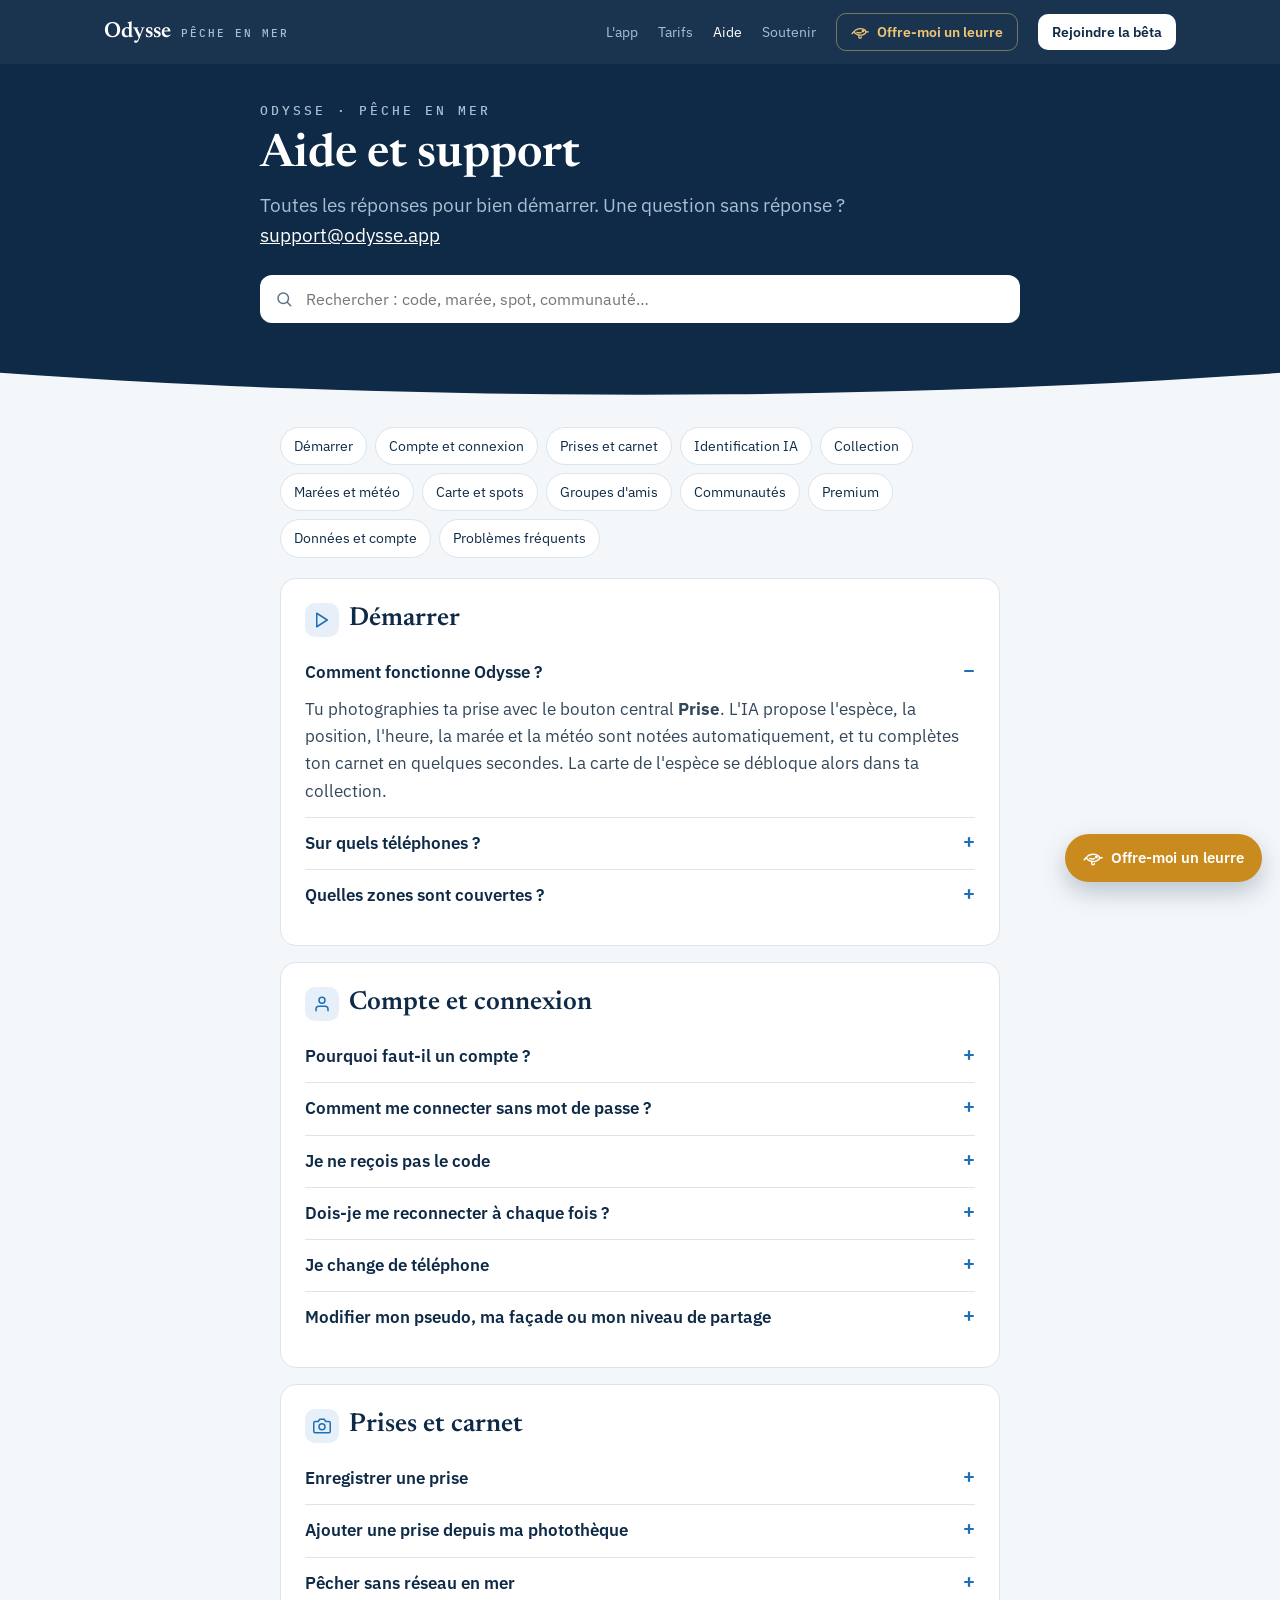
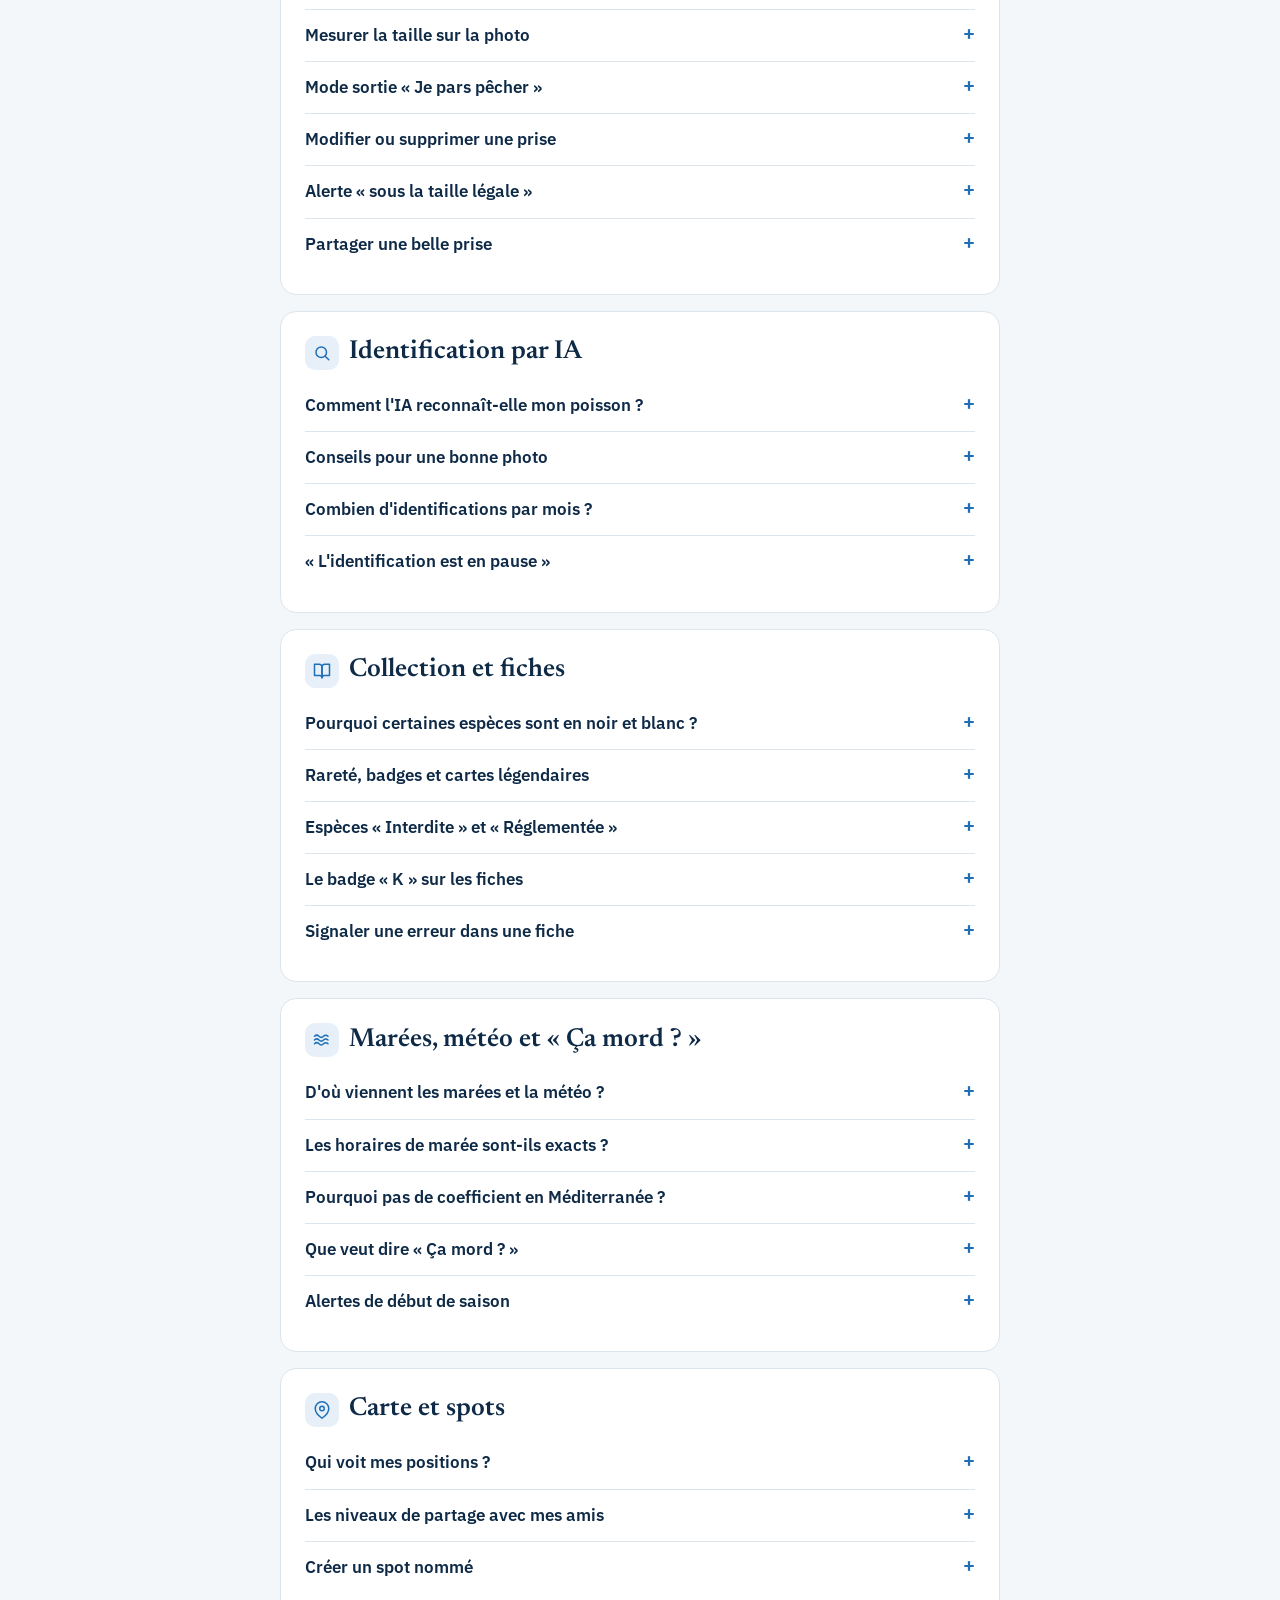
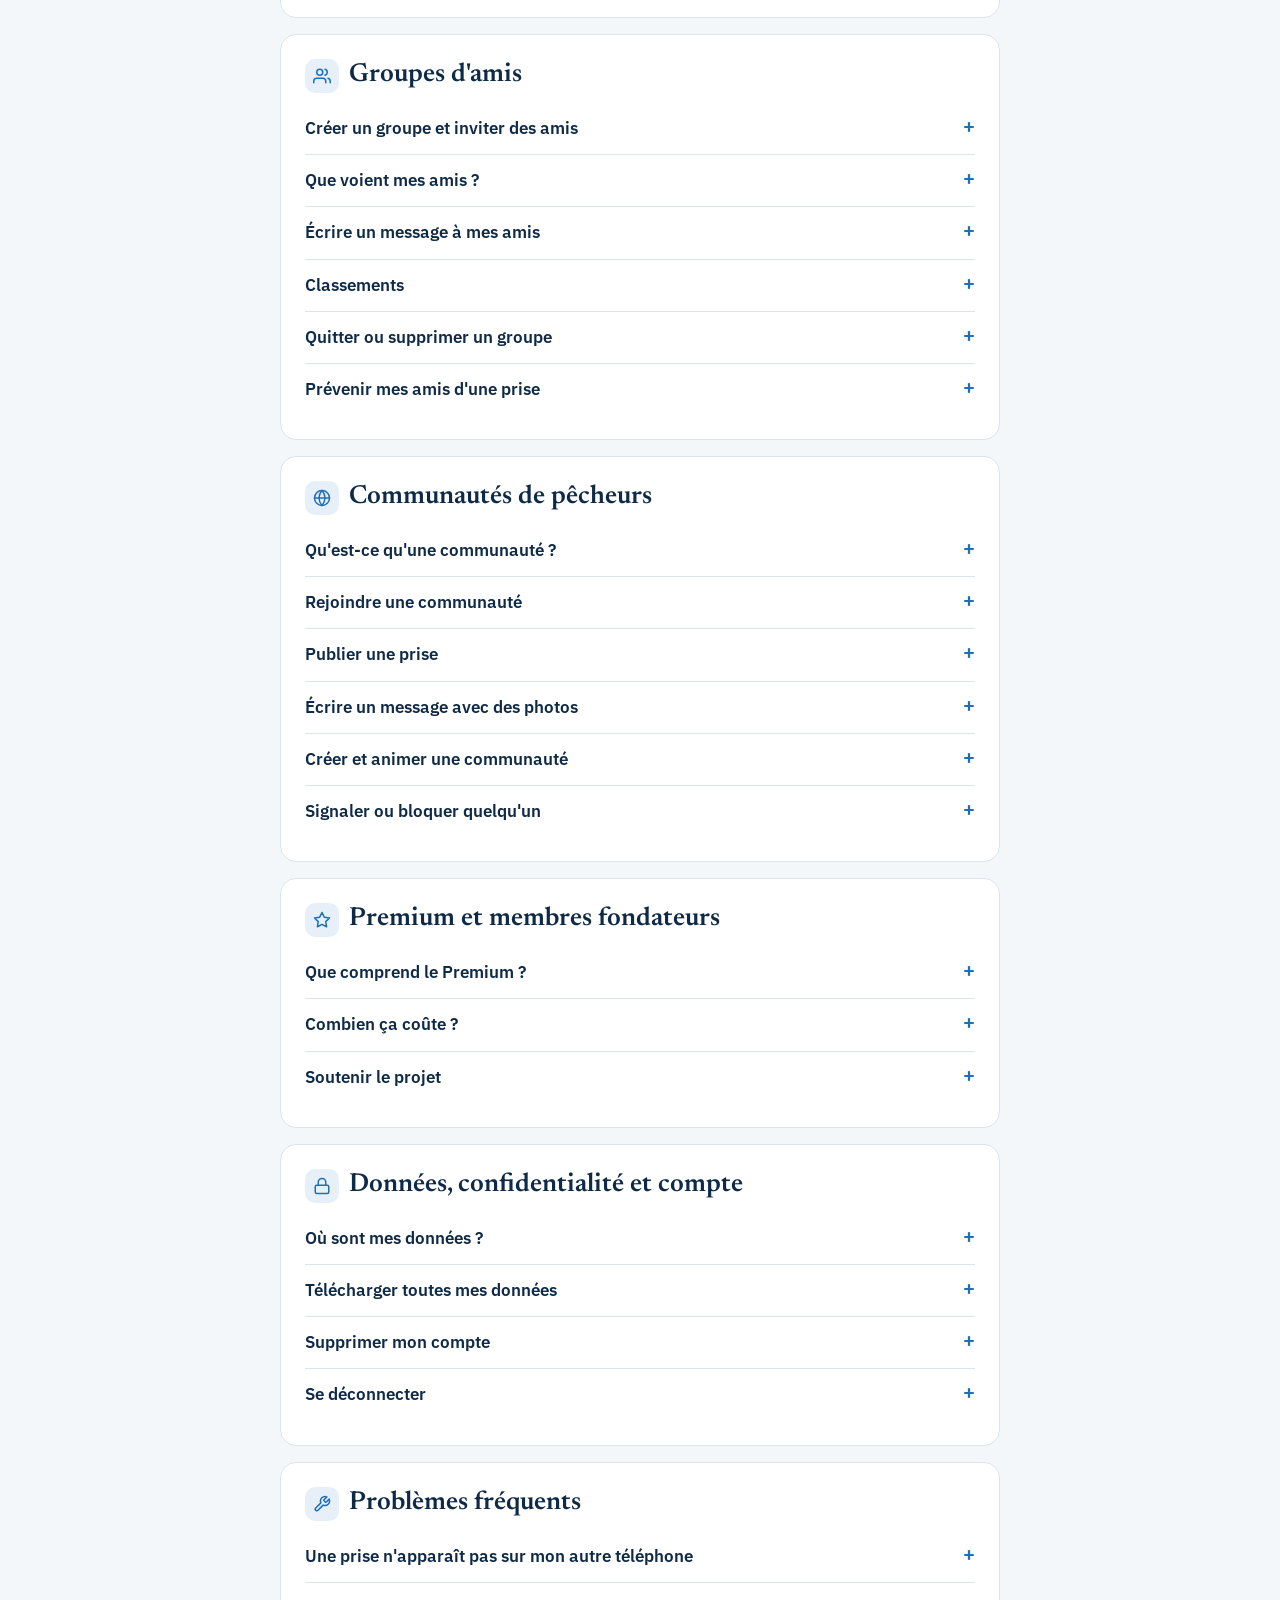
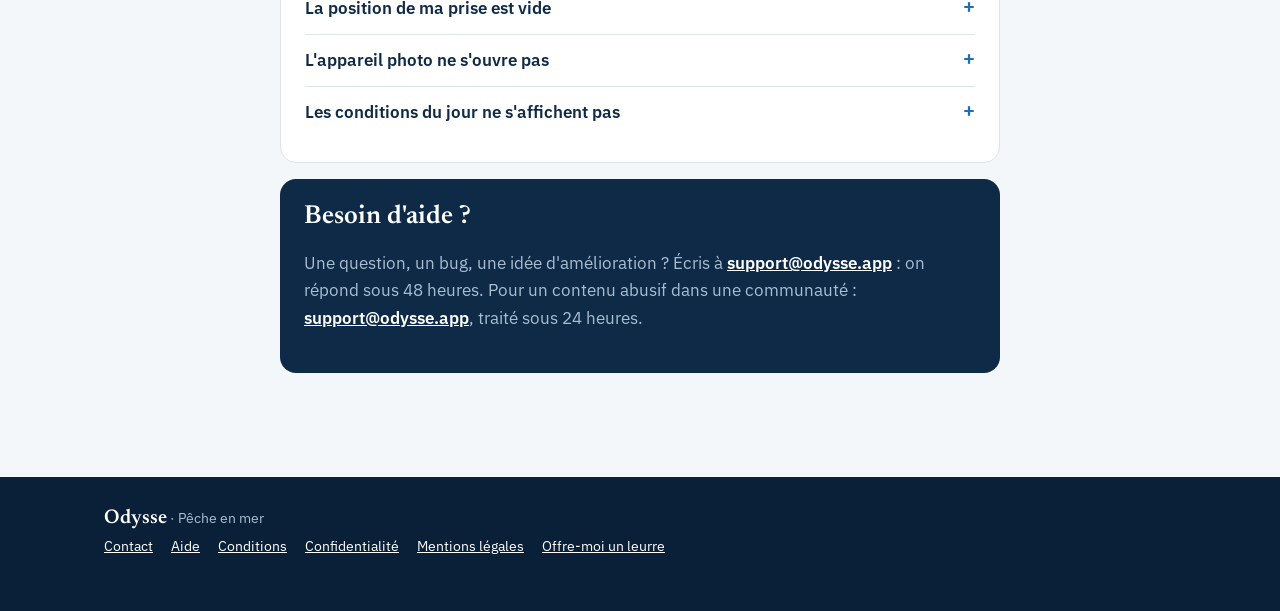
<file: aide.html>
<!doctype html>
<html lang="fr">
<head>
  <meta charset="utf-8" />
  <meta name="viewport" content="width=device-width, initial-scale=1" />
  <title>Aide · Odysse</title>
  <meta name="description" content="Aide et support de l'app Odysse · Pêche en mer : compte, prises, identification par IA, collection, marées, spots, groupes, communautés, Premium, confidentialité." />
  <link rel="preconnect" href="https://fonts.googleapis.com" />
  <link href="https://fonts.googleapis.com/css2?family=IBM+Plex+Mono:wght@500&family=IBM+Plex+Sans:wght@400;600&family=Newsreader:wght@600&display=swap" rel="stylesheet" />
  <link rel="stylesheet" href="style.css" />
  <style>
    .search { position: relative; margin-top: 24px; }
    .search input {
      width: 100%; padding: 14px 16px 14px 46px; border-radius: 12px; border: 0;
      font: 16px 'IBM Plex Sans', sans-serif; color: var(--text);
    }
    .search svg { position: absolute; left: 15px; top: 50%; transform: translateY(-50%); }
    .toc { display: flex; flex-wrap: wrap; gap: 8px; margin: 0 0 20px; }
    .toc a {
      padding: 7px 13px; border-radius: 999px; background: var(--surface); border: 1px solid var(--border);
      text-decoration: none; color: var(--text); font-size: 14px;
    }
    .toc a:hover { border-color: var(--accent); color: var(--accent); }
    section h2 { display: flex; align-items: center; gap: 10px; }
    section h2 .ico { width: 34px; height: 34px; border-radius: 10px; background: #e7f0f8; display: grid; place-items: center; flex: none; }
    details { border-top: 1px solid var(--border); padding: 12px 0; }
    details:first-of-type { border-top: 0; }
    summary { cursor: pointer; font-weight: 600; list-style: none; display: flex; justify-content: space-between; gap: 12px; }
    summary::-webkit-details-marker { display: none; }
    summary::after { content: '+'; color: var(--accent); font: 600 20px/1 'IBM Plex Mono', monospace; }
    details[open] summary::after { content: '−'; }
    details p, details ul { margin: 10px 0 0; color: #33475b; }
    details li { margin-bottom: 4px; }
    .contact { background: var(--deep); color: #fff; border: 0; }
    .contact h2, .contact p { color: #fff; }
    .contact p { color: var(--deep-2); }
    .contact a { color: #fff; font-weight: 600; }
    .empty { display: none; text-align: center; color: var(--muted); padding: 24px; }
    mark { background: #fbf3e4; padding: 0 2px; border-radius: 3px; }
  </style>
</head>
<body>
  <nav class="topnav">
    <div class="navwrap">
      <a class="logo" href="index.html"><b>Odysse</b><span>Pêche en mer</span></a>
      <div class="links"><a href="index.html#app">L'app</a><a href="index.html#tarifs">Tarifs</a><a href="aide.html" aria-current="page">Aide</a><a href="index.html#soutenir">Soutenir</a></div>
      <a class="btn btn-lure nav-lure" href="https://ko-fi.com/odysse" target="_blank" rel="noopener"><svg class="lure-ico" width="20" height="20" viewBox="0 0 24 24" fill="none" stroke="currentColor" stroke-width="1.8" stroke-linecap="round" stroke-linejoin="round" aria-hidden="true"><path d="M4 11.5c2.5-3.6 8-5 12.5-3.3 1.9.7 3.2 2 3.7 3.6-.5 1.6-1.8 2.9-3.7 3.6C12 17.1 6.5 15.7 4 12.1z"/><path d="M4 11.8 1.5 14"/><circle cx="16" cy="10.8" r="1"/><path d="M20.2 11.8H23"/><path d="M10.5 16.2v2.3a1.6 1.6 0 0 0 3.2 0"/><path d="M8 12.5c1.5.6 3.5.8 5.5.4"/></svg><span>Offre-moi un leurre</span></a>
      <a class="btn btn-light" href="mailto:contact@odysse.app?subject=B%C3%AAta%20Odysse">Rejoindre la bêta</a>
    </div>
  </nav>
  <header>
    <div class="wrap">
      <div class="kicker"><a href="index.html" style="color:inherit;text-decoration:none">Odysse · Pêche en mer</a></div>
      <h1>Aide et support</h1>
      <p>Toutes les réponses pour bien démarrer. Une question sans réponse ? <a href="mailto:support@odysse.app" style="color:#fff">support@odysse.app</a></p>
      <div class="search">
        <svg width="18" height="18" viewBox="0 0 24 24" fill="none" stroke="#5e738a" stroke-width="2" stroke-linecap="round" aria-hidden="true"><circle cx="11" cy="11" r="7"/><line x1="21" y1="21" x2="16.6" y2="16.6"/></svg>
        <input id="q" type="search" placeholder="Rechercher : code, marée, spot, communauté…" aria-label="Rechercher dans l'aide" />
      </div>
    </div>
  </header>

  <main class="wrap">
    <nav class="toc" aria-label="Sommaire">
      <a href="#demarrer">Démarrer</a>
      <a href="#compte">Compte et connexion</a>
      <a href="#prises">Prises et carnet</a>
      <a href="#ia">Identification IA</a>
      <a href="#collection">Collection</a>
      <a href="#conditions">Marées et météo</a>
      <a href="#spots">Carte et spots</a>
      <a href="#amis">Groupes d'amis</a>
      <a href="#communautes">Communautés</a>
      <a href="#premium">Premium</a>
      <a href="#donnees">Données et compte</a>
      <a href="#problemes">Problèmes fréquents</a>
    </nav>

    <section id="demarrer">
      <h2><span class="ico"><svg width="18" height="18" viewBox="0 0 24 24" fill="none" stroke="#1F6FB8" stroke-width="2" stroke-linecap="round" stroke-linejoin="round" aria-hidden="true"><polygon points="5 3 19 12 5 21 5 3"/></svg></span>Démarrer</h2>
      <details open>
        <summary>Comment fonctionne Odysse ?</summary>
        <p>Tu photographies ta prise avec le bouton central <strong>Prise</strong>. L'IA propose l'espèce, la position, l'heure, la marée et la météo sont notées automatiquement, et tu complètes ton carnet en quelques secondes. La carte de l'espèce se débloque alors dans ta collection.</p>
      </details>
      <details>
        <summary>Sur quels téléphones ?</summary>
        <p>iPhone d'abord (iOS récent), Android ensuite. L'app est en français et en anglais, selon la langue de ton téléphone.</p>
      </details>
      <details>
        <summary>Quelles zones sont couvertes ?</summary>
        <p>La Manche, l'Atlantique et la Méditerranée françaises : plus de 150 espèces de poissons, céphalopodes, crustacés et coquillages, avec la réglementation par façade.</p>
      </details>
    </section>

    <section id="compte">
      <h2><span class="ico"><svg width="18" height="18" viewBox="0 0 24 24" fill="none" stroke="#1F6FB8" stroke-width="2" stroke-linecap="round" stroke-linejoin="round" aria-hidden="true"><path d="M20 21v-2a4 4 0 0 0-4-4H8a4 4 0 0 0-4 4v2"/><circle cx="12" cy="7" r="4"/></svg></span>Compte et connexion</h2>
      <details>
        <summary>Pourquoi faut-il un compte ?</summary>
        <p>Ton compte sauvegarde ton carnet et tes photos en ligne : tu les retrouves sur un nouveau téléphone, et tu peux pêcher avec tes amis. Ton e-mail n'est jamais montré aux autres.</p>
      </details>
      <details>
        <summary>Comment me connecter sans mot de passe ?</summary>
        <p>Entre ton e-mail : tu reçois un <strong>code à 8 chiffres</strong> (objet « Ton code Odysse »), valable une heure. Tu peux aussi utiliser <strong>Continuer avec Apple</strong> ou <strong>Continuer avec Google</strong>.</p>
      </details>
      <details>
        <summary>Je ne reçois pas le code</summary>
        <ul>
          <li>Regarde dans les <strong>indésirables</strong> (spam) et l'onglet Promotions de Gmail.</li>
          <li>Vérifie l'orthographe de l'adresse.</li>
          <li>Le bouton « Renvoyer un code » apparaît après 60 secondes. Utilise toujours le code du <strong>dernier</strong> e-mail : chaque nouvelle demande annule la précédente.</li>
          <li>Après plusieurs demandes rapprochées, les envois sont bloqués quelques minutes par sécurité : patiente puis réessaie.</li>
        </ul>
      </details>
      <details>
        <summary>Dois-je me reconnecter à chaque fois ?</summary>
        <p>Non. Une fois connecté, tu le restes sur ton téléphone, même sans réseau. Tu ne te reconnectes qu'après « Se déconnecter » ou sur un nouveau téléphone.</p>
      </details>
      <details>
        <summary>Je change de téléphone</summary>
        <p>Installe Odysse et connecte-toi avec la même adresse (ou le même compte Apple / Google) : tes prises et leurs photos sont récupérées automatiquement.</p>
      </details>
      <details>
        <summary>Modifier mon pseudo, ma façade ou mon niveau de partage</summary>
        <p>Dans <strong>Mon compte</strong> (icône en haut de l'accueil). Ton pseudo est le seul nom visible par tes amis et les communautés.</p>
      </details>
    </section>

    <section id="prises">
      <h2><span class="ico"><svg width="18" height="18" viewBox="0 0 24 24" fill="none" stroke="#1F6FB8" stroke-width="2" stroke-linecap="round" stroke-linejoin="round" aria-hidden="true"><path d="M23 19a2 2 0 0 1-2 2H3a2 2 0 0 1-2-2V8a2 2 0 0 1 2-2h4l2-3h6l2 3h4a2 2 0 0 1 2 2z"/><circle cx="12" cy="13" r="4"/></svg></span>Prises et carnet</h2>
      <details>
        <summary>Enregistrer une prise</summary>
        <p>Touche le bouton central, prends la photo, confirme l'espèce, puis remplis ce que tu veux : technique, appât ou leurre, poste, taille, poids, relâché ou gardé, note. Seule la photo est indispensable.</p>
      </details>
      <details>
        <summary>Ajouter une prise depuis ma photothèque</summary>
        <p>C'est possible et gratuit. Si la photo a gardé sa <strong>date et sa position d'origine</strong>, la prise compte normalement. Sinon (capture d'écran, image reçue par message), elle est marquée « importée » : elle apparaît dans ton carnet et ta collection, mais pas dans les records.</p>
      </details>
      <details>
        <summary>Pêcher sans réseau en mer</summary>
        <p>Tout s'enregistre sur le téléphone, sans réseau. La sauvegarde en ligne se fait toute seule au retour du réseau. La collection et les fiches restent consultables hors ligne ; seule l'identification par IA demande du réseau (sinon, choisis l'espèce à la main).</p>
      </details>
      <details>
        <summary>Mesurer la taille sur la photo</summary>
        <p>Pose le poisson à côté d'un objet connu (carte bancaire, canette, téléphone, mètre) et touche « Estimer la taille sur la photo ». C'est une estimation : vérifie au mètre si possible. Compte une identification IA.</p>
      </details>
      <details>
        <summary>Mode sortie « Je pars pêcher »</summary>
        <p>Depuis l'accueil, démarre une sortie : sa durée et toutes tes prises sont rassemblées, et le carnet se pré-remplit avec ta prise précédente. Un résumé t'attend à la fin.</p>
      </details>
      <details>
        <summary>Modifier ou supprimer une prise</summary>
        <p>Ouvre la prise depuis l'accueil ou ta collection : bouton <strong>Modifier</strong>, ou « Supprimer » tout en bas.</p>
      </details>
      <details>
        <summary>Alerte « sous la taille légale »</summary>
        <p>Odysse compare la taille saisie à la taille minimale de la façade où tu pêches. Les tailles sont données à titre indicatif : vérifie toujours la réglementation en vigueur, qui peut changer ou varier localement.</p>
      </details>
      <details>
        <summary>Partager une belle prise</summary>
        <p>Sur la fiche de la prise, touche <strong>Partager</strong> : une image au format publication ou story est créée, prête pour Instagram, Facebook, TikTok ou WhatsApp. La légende est copiée automatiquement. L'image ne contient <strong>jamais</strong> ta position.</p>
      </details>
    </section>

    <section id="ia">
      <h2><span class="ico"><svg width="18" height="18" viewBox="0 0 24 24" fill="none" stroke="#1F6FB8" stroke-width="2" stroke-linecap="round" stroke-linejoin="round" aria-hidden="true"><circle cx="11" cy="11" r="7"/><line x1="21" y1="21" x2="16.6" y2="16.6"/></svg></span>Identification par IA</h2>
      <details>
        <summary>Comment l'IA reconnaît-elle mon poisson ?</summary>
        <p>Elle propose jusqu'à trois espèces avec un indice de confiance et les signes distinctifs à vérifier. Si aucune ne convient, choisis l'espèce à la main : la prise est alors marquée « non vérifiée ».</p>
      </details>
      <details>
        <summary>Conseils pour une bonne photo</summary>
        <ul>
          <li>Le poisson entier, de profil, à plat, bien éclairé.</li>
          <li>Les nageoires dépliées et la tête visible.</li>
          <li>Évite les reflets et le contre-jour.</li>
        </ul>
      </details>
      <details>
        <summary>Combien d'identifications par mois ?</summary>
        <p>Pendant l'offre de lancement, <strong>30 identifications par mois</strong> et par compte, remises à zéro le 1er du mois. Le compteur s'affiche sous le bouton « Identifier ». Le choix manuel de l'espèce reste toujours possible, sans limite.</p>
      </details>
      <details>
        <summary>« L'identification est en pause »</summary>
        <p>Chaque photo analysée a un coût réel. Si le budget du mois est atteint, l'identification se met en pause pour tout le monde jusqu'au 1er du mois suivant. Tu peux continuer à enregistrer tes prises en choisissant l'espèce à la main.</p>
      </details>
    </section>

    <section id="collection">
      <h2><span class="ico"><svg width="18" height="18" viewBox="0 0 24 24" fill="none" stroke="#1F6FB8" stroke-width="2" stroke-linecap="round" stroke-linejoin="round" aria-hidden="true"><path d="M2 3h6a4 4 0 0 1 4 4v14a3 3 0 0 0-3-3H2z"/><path d="M22 3h-6a4 4 0 0 0-4 4v14a3 3 0 0 1 3-3h7z"/></svg></span>Collection et fiches</h2>
      <details>
        <summary>Pourquoi certaines espèces sont en noir et blanc ?</summary>
        <p>Ce sont celles que tu n'as pas encore pêchées. Dès ta première prise, la carte passe en couleur avec ta photo.</p>
      </details>
      <details>
        <summary>Rareté, badges et cartes légendaires</summary>
        <p>Chaque espèce a une rareté (commune, peu commune, rare, très rare). Des badges récompensent tes sorties (première prise, nombre d'espèces, pêche de nuit…). Une espèce prise 10 fois devient une carte légendaire.</p>
      </details>
      <details>
        <summary>Espèces « Interdite » et « Réglementée »</summary>
        <p>« Interdite » : espèce protégée ou sous moratoire, qu'on ne peut pas garder (pas de carte de prise). « Réglementée » : quotas, périodes ou déclarations particulières. Lis la section réglementation de la fiche.</p>
      </details>
      <details>
        <summary>Le badge « K » sur les fiches</summary>
        <p>Il indique un poisson considéré comme casher (à nageoires et écailles). C'est une indication générale, à confirmer auprès de ton autorité rabbinique.</p>
      </details>
      <details>
        <summary>Signaler une erreur dans une fiche</summary>
        <p>En bas de chaque fiche, touche « Signaler une erreur sur cette fiche » (taille, saison, photo, texte). Merci, ça aide toute la communauté.</p>
      </details>
    </section>

    <section id="conditions">
      <h2><span class="ico"><svg width="18" height="18" viewBox="0 0 24 24" fill="none" stroke="#1F6FB8" stroke-width="2" stroke-linecap="round" stroke-linejoin="round" aria-hidden="true"><path d="M2 12c2-2 4-2 6 0s4 2 6 0 4-2 6 0"/><path d="M2 17c2-2 4-2 6 0s4 2 6 0 4-2 6 0"/><path d="M2 7c2-2 4-2 6 0s4 2 6 0 4-2 6 0"/></svg></span>Marées, météo et « Ça mord ? »</h2>
      <details>
        <summary>D'où viennent les marées et la météo ?</summary>
        <p>D'Open-Meteo (données libres). La position utilisée est arrondie à environ 10 km : ton spot n'est jamais envoyé.</p>
      </details>
      <details>
        <summary>Les horaires de marée sont-ils exacts ?</summary>
        <p>Ce sont des estimations (précision de 30 minutes à 1 heure selon les endroits), marquées « estimé ». Pour la navigation et la sécurité, réfère-toi toujours aux annuaires officiels (SHOM).</p>
      </details>
      <details>
        <summary>Pourquoi pas de coefficient en Méditerranée ?</summary>
        <p>Le coefficient de marée n'a de sens qu'en Manche et en Atlantique ; en Méditerranée, la marée est très faible.</p>
      </details>
      <details>
        <summary>Que veut dire « Ça mord ? »</summary>
        <p>Une note ludique du jour, basée sur la marée, la lune, le vent et la pression… et sur tes propres prises : plus tu en enregistres, plus elle tient compte de tes habitudes.</p>
      </details>
      <details>
        <summary>Alertes de début de saison</summary>
        <p>Sur la fiche d'une espèce, active l'alerte : tu es prévenu quand sa saison commence. Les alertes et le calendrier personnel font partie du Premium (offert pendant le lancement).</p>
      </details>
    </section>

    <section id="spots">
      <h2><span class="ico"><svg width="18" height="18" viewBox="0 0 24 24" fill="none" stroke="#1F6FB8" stroke-width="2" stroke-linecap="round" stroke-linejoin="round" aria-hidden="true"><path d="M21 10c0 7-9 13-9 13s-9-6-9-13a9 9 0 0 1 18 0z"/><circle cx="12" cy="10" r="3"/></svg></span>Carte et spots</h2>
      <details>
        <summary>Qui voit mes positions ?</summary>
        <p>Personne, par défaut : tes positions sont <strong>privées</strong>. Toi seul vois ta carte de prises.</p>
      </details>
      <details>
        <summary>Les niveaux de partage avec mes amis</summary>
        <ul>
          <li><strong>Privé</strong> : aucune position partagée.</li>
          <li><strong>Zone</strong> : une position floutée à environ 2 km, calculée par le serveur.</li>
          <li><strong>Précis</strong> : le point exact, pour tes amis de confiance.</li>
        </ul>
        <p>Ce réglage ne s'applique pas aux communautés : là, tu choisis la position montrée à chaque prise publiée (aucune par défaut).</p>
      </details>
      <details>
        <summary>Créer un spot nommé</summary>
        <p>Sur la carte, fais un <strong>appui long</strong> à l'endroit voulu et donne-lui un nom. Les spots restent sur ton téléphone ; leurs statistiques sont dans le Premium.</p>
      </details>
    </section>

    <section id="amis">
      <h2><span class="ico"><svg width="18" height="18" viewBox="0 0 24 24" fill="none" stroke="#1F6FB8" stroke-width="2" stroke-linecap="round" stroke-linejoin="round" aria-hidden="true"><path d="M17 21v-2a4 4 0 0 0-4-4H5a4 4 0 0 0-4 4v2"/><circle cx="9" cy="7" r="4"/><path d="M23 21v-2a4 4 0 0 0-3-3.87"/><path d="M16 3.13a4 4 0 0 1 0 7.75"/></svg></span>Groupes d'amis</h2>
      <details>
        <summary>Créer un groupe et inviter des amis</summary>
        <p>Onglet <strong>Groupes</strong> → « Créer un groupe », puis « Inviter des amis » : le code d'invitation s'affiche à l'écran. Copie-le ou partage l'invitation par WhatsApp, SMS ou e-mail. Il reste valable 14 jours. Ton ami ouvre Odysse → Groupes → « Rejoindre avec un code » et le saisit (avec ou sans espaces).</p>
      </details>
      <details>
        <summary>Que voient mes amis ?</summary>
        <p>Tes prises (espèce, photo, taille, date) dans le fil du groupe, et ta position selon ton niveau de partage. Ils peuvent réagir et commenter.</p>
      </details>
      <details>
        <summary>Écrire un message à mes amis</summary>
        <p>Dans le groupe, touche « Écris quelque chose… » : une sortie à organiser, une question, du matériel, avec jusqu'à 4 photos (envoyées sans leur position GPS). Seuls les membres du groupe le voient, peuvent réagir et commenter, et sont prévenus s'ils ont gardé les notifications du groupe.</p>
      </details>
      <details>
        <summary>Classements</summary>
        <p>Plus gros spécimen, nombre de prises, nombre d'espèces, poids total, première prise de la saison. Seules les prises vérifiées comptent.</p>
      </details>
      <details>
        <summary>Quitter ou supprimer un groupe</summary>
        <p>Ouvre le groupe : « Quitter le groupe » en bas. Le créateur peut le supprimer pour tous. Tes prises restent dans ton carnet.</p>
      </details>
      <details>
        <summary>Prévenir mes amis d'une prise</summary>
        <p>Bientôt : une notification envoyée à tes groupes quand tu le choisis, sans jamais la position.</p>
      </details>
    </section>

    <section id="communautes">
      <h2><span class="ico"><svg width="18" height="18" viewBox="0 0 24 24" fill="none" stroke="#1F6FB8" stroke-width="2" stroke-linecap="round" stroke-linejoin="round" aria-hidden="true"><circle cx="12" cy="12" r="10"/><line x1="2" y1="12" x2="22" y2="12"/><path d="M12 2a15.3 15.3 0 0 1 4 10 15.3 15.3 0 0 1-4 10 15.3 15.3 0 0 1-4-10 15.3 15.3 0 0 1 4-10z"/></svg></span>Communautés de pêcheurs</h2>
      <details>
        <summary>Qu'est-ce qu'une communauté ?</summary>
        <p>Un groupe plus large de pêcheurs (par façade ou par technique), souvent des inconnus, comme un groupe sur un réseau social : messages, photos et prises de ton choix. Pour chaque prise publiée, tu choisis la position montrée : <strong>aucune</strong> (par défaut), une <strong>zone floutée</strong> d'environ 2 km ou le <strong>point précis</strong>.</p>
      </details>
      <details>
        <summary>Rejoindre une communauté</summary>
        <p>Groupes → « Découvrir les communautés ». Certaines s'ouvrent directement, d'autres demandent la validation d'un admin : tu verras le fil dès que ta demande est acceptée.</p>
      </details>
      <details>
        <summary>Publier une prise</summary>
        <p>Dans la communauté, touche « Une prise » (ou, depuis ta prise, « Publier dans une communauté »). Choisis la communauté et la position montrée : aucune, zone floutée ou point précis. Tu peux la changer ensuite avec le menu « … » de ta publication. Les prises sous la taille légale ne peuvent pas être publiées.</p>
      </details>
      <details>
        <summary>Écrire un message avec des photos</summary>
        <p>Dans la communauté, touche « Écris quelque chose… » : une question, une sortie à organiser, du matériel à montrer, avec jusqu'à 4 photos. Les photos sont réenregistrées avant l'envoi, ce qui retire leur position GPS.</p>
      </details>
      <details>
        <summary>Créer et animer une communauté</summary>
        <p>La création est réservée au Premium (offert pendant le lancement). Tu deviens admin : tu acceptes les membres, tu peux retirer une publication, exclure quelqu'un et nommer d'autres admins.</p>
      </details>
      <details>
        <summary>Signaler ou bloquer quelqu'un</summary>
        <p>Touche les trois points à côté d'une publication : « Signaler » (les admins sont prévenus) ou « Bloquer » (vous ne voyez plus vos contenus respectifs). Nous examinons les signalements sous 24 heures, selon nos <a href="conditions.html">conditions d'utilisation</a>.</p>
      </details>
    </section>

    <section id="premium">
      <h2><span class="ico"><svg width="18" height="18" viewBox="0 0 24 24" fill="none" stroke="#1F6FB8" stroke-width="2" stroke-linecap="round" stroke-linejoin="round" aria-hidden="true"><polygon points="12 2 15.09 8.26 22 9.27 17 14.14 18.18 21.02 12 17.77 5.82 21.02 7 14.14 2 9.27 8.91 8.26 12 2"/></svg></span>Premium et membres fondateurs</h2>
      <details>
        <summary>Que comprend le Premium ?</summary>
        <p>L'historique complet de tes prises, la carte et les statistiques des spots, le calendrier personnel et les alertes de saison, les statistiques détaillées et le bilan de saison, l'export de ton carnet et la création de communautés.</p>
      </details>
      <details>
        <summary>Combien ça coûte ?</summary>
        <p><strong>Rien pendant l'offre de lancement</strong> : le Premium est offert à tous pendant une durée limitée, sans paiement dans l'app. Les premiers inscrits deviennent <strong>membres fondateurs</strong> et garderont un avantage quand il deviendra payant.</p>
      </details>
      <details>
        <summary>Soutenir le projet</summary>
        <p>Odysse est construit par un pêcheur, sans publicité ni investisseur. Si l'app te plaît, tu peux <a href="https://ko-fi.com/odysse" target="_blank" rel="noopener">offrir un leurre sur Ko-fi</a> : ça paie l'IA et l'hébergement.</p>
      </details>
    </section>

    <section id="donnees">
      <h2><span class="ico"><svg width="18" height="18" viewBox="0 0 24 24" fill="none" stroke="#1F6FB8" stroke-width="2" stroke-linecap="round" stroke-linejoin="round" aria-hidden="true"><rect x="3" y="11" width="18" height="11" rx="2"/><path d="M7 11V7a5 5 0 0 1 10 0v4"/></svg></span>Données, confidentialité et compte</h2>
      <details>
        <summary>Où sont mes données ?</summary>
        <p>Sur ton téléphone et, pour la sauvegarde, sur des serveurs en Europe. Aucune publicité, aucune donnée revendue. Détails dans la <a href="confidentialite.html">politique de confidentialité</a>.</p>
      </details>
      <details>
        <summary>Télécharger toutes mes données</summary>
        <p>Mon compte → « Télécharger toutes mes données » : un fichier complet avec tes prises, tes spots et tes réglages (positions exactes comprises). Gratuit.</p>
      </details>
      <details id="supprimer-mon-compte">
        <summary>Supprimer mon compte</summary>
        <p>Dans l'app : <strong>Mon compte → Supprimer mon compte</strong>. Ton compte, tes prises, tes photos et les groupes que tu as créés sont effacés définitivement.</p>
        <p>Sans l'app : écris depuis l'adresse de ton compte à <a href="mailto:privacy@odysse.app?subject=Suppression%20de%20mon%20compte%20Odysse">privacy@odysse.app</a> avec l'objet « Suppression de mon compte ». La suppression est faite sous 30 jours.</p>
      </details>
      <details>
        <summary>Se déconnecter</summary>
        <p>Mon compte → « Se déconnecter ». Par sécurité, c'est impossible tant que des prises attendent d'être sauvegardées : reconnecte-toi au réseau quelques instants avant.</p>
      </details>
    </section>

    <section id="problemes">
      <h2><span class="ico"><svg width="18" height="18" viewBox="0 0 24 24" fill="none" stroke="#1F6FB8" stroke-width="2" stroke-linecap="round" stroke-linejoin="round" aria-hidden="true"><path d="M14.7 6.3a1 1 0 0 0 0 1.4l1.6 1.6a1 1 0 0 0 1.4 0l3.77-3.77a6 6 0 0 1-7.94 7.94l-6.91 6.91a2.12 2.12 0 0 1-3-3l6.91-6.91a6 6 0 0 1 7.94-7.94l-3.76 3.76z"/></svg></span>Problèmes fréquents</h2>
      <details>
        <summary>Une prise n'apparaît pas sur mon autre téléphone</summary>
        <p>Elle attend sans doute la sauvegarde : ouvre l'app sur le premier téléphone avec du réseau quelques secondes, puis relance l'autre.</p>
      </details>
      <details>
        <summary>La position de ma prise est vide</summary>
        <p>Autorise la localisation pour Odysse dans les réglages du téléphone (« Lorsque l'app est active »). Tu peux aussi modifier la prise ensuite.</p>
      </details>
      <details>
        <summary>L'appareil photo ne s'ouvre pas</summary>
        <p>Vérifie l'autorisation Appareil photo pour Odysse dans les réglages du téléphone, puis relance l'app.</p>
      </details>
      <details>
        <summary>Les conditions du jour ne s'affichent pas</summary>
        <p>Elles demandent du réseau et la localisation. Sans position, Odysse utilise la façade choisie dans Mon compte.</p>
      </details>
    </section>

    <p class="empty" id="empty">Aucune réponse ne correspond. Écris-nous à <a href="mailto:support@odysse.app">support@odysse.app</a>.</p>

    <section class="contact">
      <h2>Besoin d'aide ?</h2>
      <p>Une question, un bug, une idée d'amélioration ? Écris à <a href="mailto:support@odysse.app">support@odysse.app</a> : on répond sous 48 heures. Pour un contenu abusif dans une communauté : <a href="mailto:support@odysse.app?subject=Signalement">support@odysse.app</a>, traité sous 24 heures.</p>
    </section>
  </main>

  <footer class="site">
    <div class="navwrap">
      <p><b class="foot-logo">Odysse</b> · Pêche en mer</p>
      <p class="foot-links"><a href="mailto:contact@odysse.app">Contact</a><a href="aide.html">Aide</a><a href="conditions.html">Conditions</a><a href="confidentialite.html">Confidentialité</a><a href="mentions-legales.html">Mentions légales</a><a href="https://ko-fi.com/odysse" target="_blank" rel="noopener">Offre-moi un leurre</a></p>
    </div>
  </footer>
  <a class="lure-float" href="https://ko-fi.com/odysse" target="_blank" rel="noopener" aria-label="Offre-moi un leurre sur Ko-fi"><svg class="lure-ico" width="20" height="20" viewBox="0 0 24 24" fill="none" stroke="currentColor" stroke-width="1.8" stroke-linecap="round" stroke-linejoin="round" aria-hidden="true"><path d="M4 11.5c2.5-3.6 8-5 12.5-3.3 1.9.7 3.2 2 3.7 3.6-.5 1.6-1.8 2.9-3.7 3.6C12 17.1 6.5 15.7 4 12.1z"/><path d="M4 11.8 1.5 14"/><circle cx="16" cy="10.8" r="1"/><path d="M20.2 11.8H23"/><path d="M10.5 16.2v2.3a1.6 1.6 0 0 0 3.2 0"/><path d="M8 12.5c1.5.6 3.5.8 5.5.4"/></svg><span>Offre-moi un leurre</span></a>

  <script>
    // Recherche : n'affiche que les questions qui contiennent les mots tapés, et les ouvre.
    const input = document.getElementById('q');
    const items = [...document.querySelectorAll('main details')];
    const sections = [...document.querySelectorAll('main section:not(.contact)')];
    const normalize = (s) => s.normalize('NFD').replace(/[̀-ͯ]/g, '').toLowerCase();
    input.addEventListener('input', () => {
      const words = normalize(input.value).split(/\s+/).filter(Boolean);
      let shown = 0;
      items.forEach((d) => {
        const ok = words.every((w) => normalize(d.textContent).includes(w));
        d.style.display = ok ? '' : 'none';
        d.open = words.length > 0 && ok;
        if (ok) shown += 1;
      });
      sections.forEach((s) => {
        s.style.display = [...s.querySelectorAll('details')].some((d) => d.style.display !== 'none') ? '' : 'none';
      });
      document.getElementById('empty').style.display = shown ? 'none' : 'block';
      if (!words.length) items.forEach((d, i) => (d.open = i === 0));
    });
  </script>
</body>
</html>
</file>
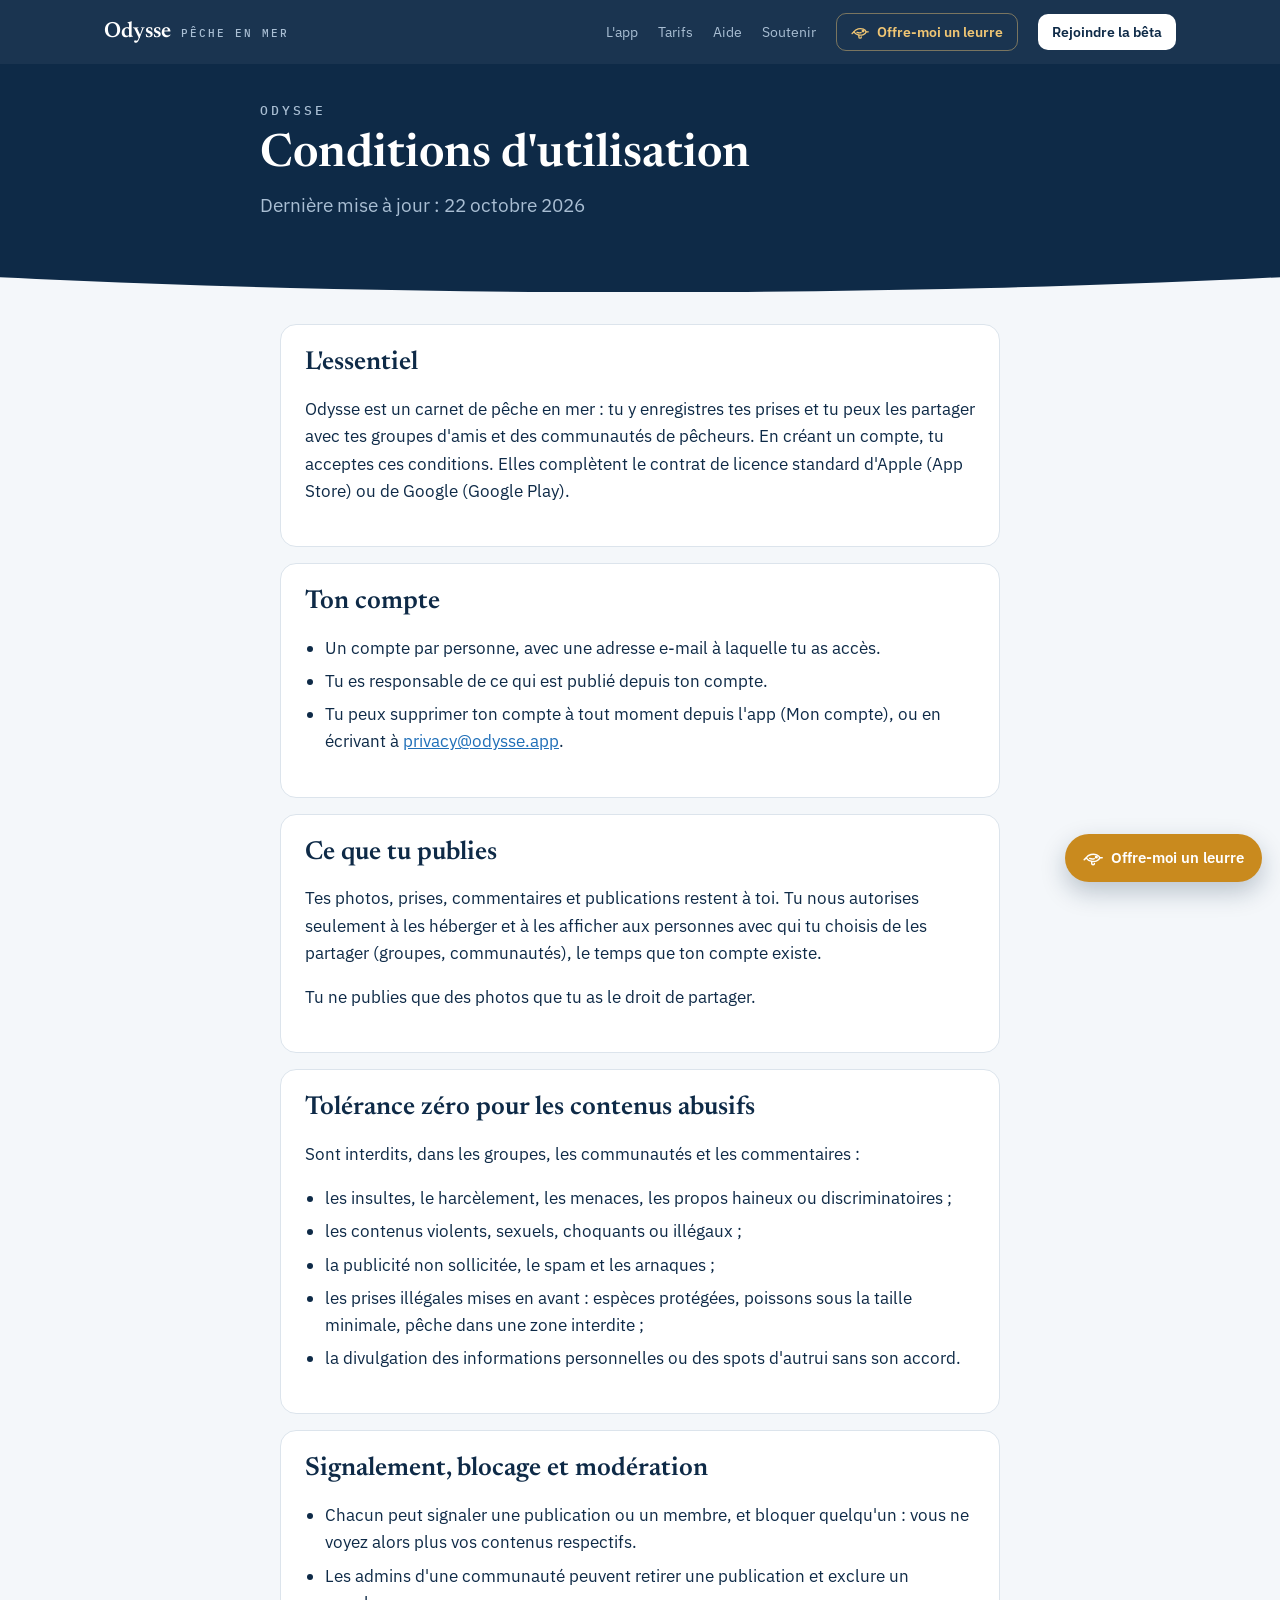
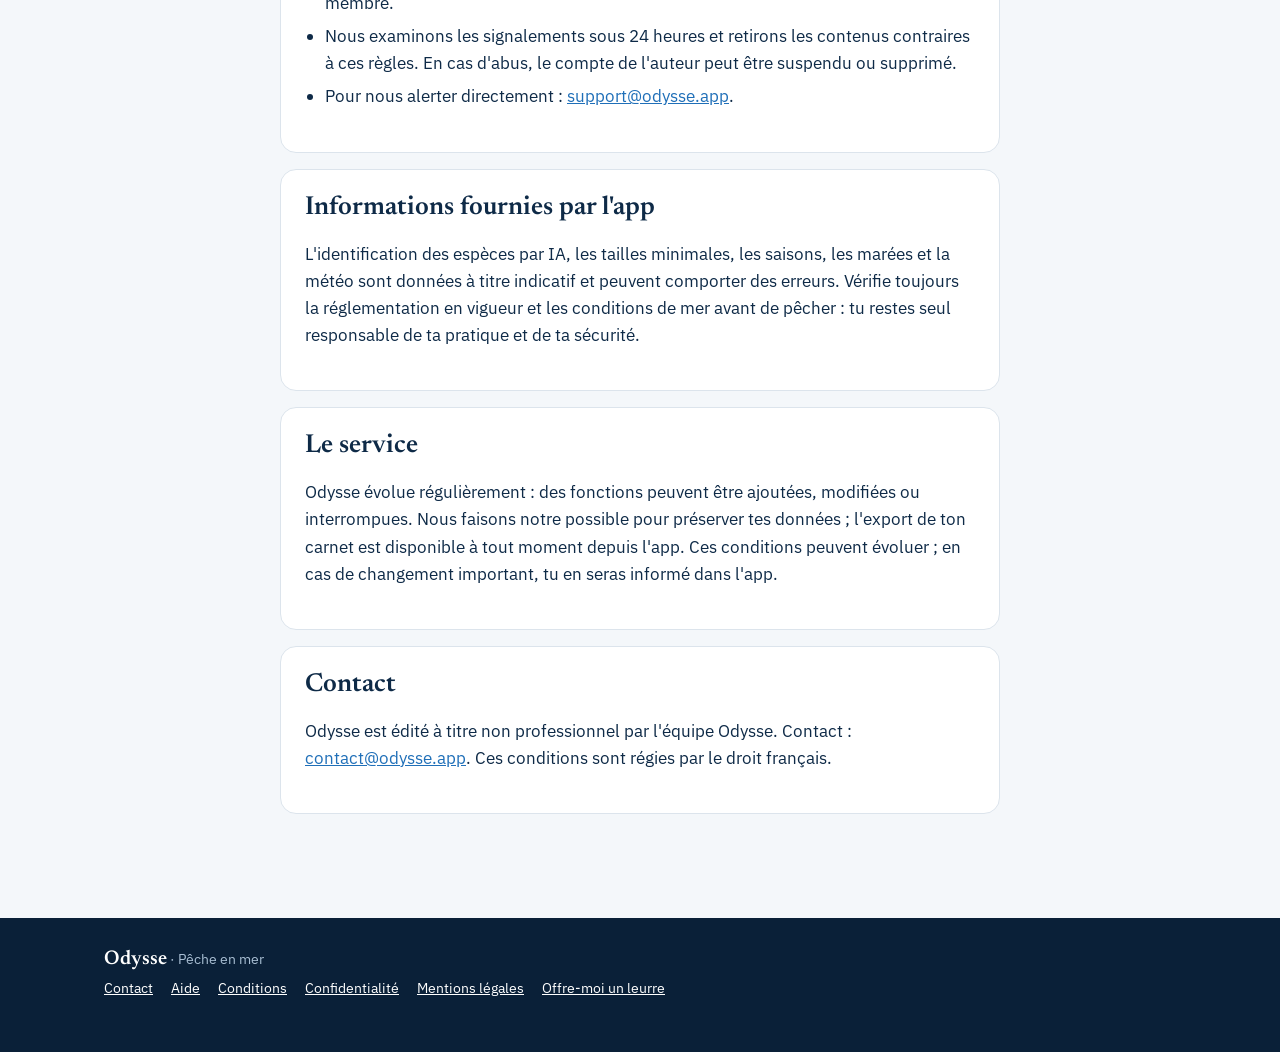
<file: conditions.html>
<!doctype html>
<html lang="fr">
<head>
  <meta charset="utf-8" />
  <meta name="viewport" content="width=device-width, initial-scale=1" />
  <title>Conditions d'utilisation · Odysse</title>
  <link rel="preconnect" href="https://fonts.googleapis.com" />
  <link href="https://fonts.googleapis.com/css2?family=IBM+Plex+Mono:wght@500&family=IBM+Plex+Sans:wght@400;600&family=Newsreader:wght@600&display=swap" rel="stylesheet" />
  <link rel="stylesheet" href="style.css" />
</head>
<body>
  <nav class="topnav">
    <div class="navwrap">
      <a class="logo" href="index.html"><b>Odysse</b><span>Pêche en mer</span></a>
      <div class="links"><a href="index.html#app">L'app</a><a href="index.html#tarifs">Tarifs</a><a href="aide.html">Aide</a><a href="index.html#soutenir">Soutenir</a></div>
      <a class="btn btn-lure nav-lure" href="https://ko-fi.com/odysse" target="_blank" rel="noopener"><svg class="lure-ico" width="20" height="20" viewBox="0 0 24 24" fill="none" stroke="currentColor" stroke-width="1.8" stroke-linecap="round" stroke-linejoin="round" aria-hidden="true"><path d="M4 11.5c2.5-3.6 8-5 12.5-3.3 1.9.7 3.2 2 3.7 3.6-.5 1.6-1.8 2.9-3.7 3.6C12 17.1 6.5 15.7 4 12.1z"/><path d="M4 11.8 1.5 14"/><circle cx="16" cy="10.8" r="1"/><path d="M20.2 11.8H23"/><path d="M10.5 16.2v2.3a1.6 1.6 0 0 0 3.2 0"/><path d="M8 12.5c1.5.6 3.5.8 5.5.4"/></svg><span>Offre-moi un leurre</span></a>
      <a class="btn btn-light" href="mailto:contact@odysse.app?subject=B%C3%AAta%20Odysse">Rejoindre la bêta</a>
    </div>
  </nav>
  <header>
    <div class="wrap">
      <div class="kicker"><a href="index.html" style="color:inherit;text-decoration:none">Odysse</a></div>
      <h1>Conditions d'utilisation</h1>
      <p>Dernière mise à jour : 22 octobre 2026</p>
    </div>
  </header>
  <main class="wrap">
    <section>
      <h2>L'essentiel</h2>
      <p>Odysse est un carnet de pêche en mer : tu y enregistres tes prises et tu peux les partager avec tes groupes d'amis et des communautés de pêcheurs. En créant un compte, tu acceptes ces conditions. Elles complètent le contrat de licence standard d'Apple (App Store) ou de Google (Google Play).</p>
    </section>
    <section>
      <h2>Ton compte</h2>
      <ul>
        <li>Un compte par personne, avec une adresse e-mail à laquelle tu as accès.</li>
        <li>Tu es responsable de ce qui est publié depuis ton compte.</li>
        <li>Tu peux supprimer ton compte à tout moment depuis l'app (Mon compte), ou en écrivant à <a href="mailto:privacy@odysse.app">privacy@odysse.app</a>.</li>
      </ul>
    </section>
    <section>
      <h2>Ce que tu publies</h2>
      <p>Tes photos, prises, commentaires et publications restent à toi. Tu nous autorises seulement à les héberger et à les afficher aux personnes avec qui tu choisis de les partager (groupes, communautés), le temps que ton compte existe.</p>
      <p>Tu ne publies que des photos que tu as le droit de partager.</p>
    </section>
    <section>
      <h2>Tolérance zéro pour les contenus abusifs</h2>
      <p>Sont interdits, dans les groupes, les communautés et les commentaires :</p>
      <ul>
        <li>les insultes, le harcèlement, les menaces, les propos haineux ou discriminatoires ;</li>
        <li>les contenus violents, sexuels, choquants ou illégaux ;</li>
        <li>la publicité non sollicitée, le spam et les arnaques ;</li>
        <li>les prises illégales mises en avant : espèces protégées, poissons sous la taille minimale, pêche dans une zone interdite ;</li>
        <li>la divulgation des informations personnelles ou des spots d'autrui sans son accord.</li>
      </ul>
    </section>
    <section>
      <h2>Signalement, blocage et modération</h2>
      <ul>
        <li>Chacun peut signaler une publication ou un membre, et bloquer quelqu'un : vous ne voyez alors plus vos contenus respectifs.</li>
        <li>Les admins d'une communauté peuvent retirer une publication et exclure un membre.</li>
        <li>Nous examinons les signalements sous 24 heures et retirons les contenus contraires à ces règles. En cas d'abus, le compte de l'auteur peut être suspendu ou supprimé.</li>
        <li>Pour nous alerter directement : <a href="mailto:support@odysse.app">support@odysse.app</a>.</li>
      </ul>
    </section>
    <section>
      <h2>Informations fournies par l'app</h2>
      <p>L'identification des espèces par IA, les tailles minimales, les saisons, les marées et la météo sont données à titre indicatif et peuvent comporter des erreurs. Vérifie toujours la réglementation en vigueur et les conditions de mer avant de pêcher : tu restes seul responsable de ta pratique et de ta sécurité.</p>
    </section>
    <section>
      <h2>Le service</h2>
      <p>Odysse évolue régulièrement : des fonctions peuvent être ajoutées, modifiées ou interrompues. Nous faisons notre possible pour préserver tes données ; l'export de ton carnet est disponible à tout moment depuis l'app. Ces conditions peuvent évoluer ; en cas de changement important, tu en seras informé dans l'app.</p>
    </section>
    <section>
      <h2>Contact</h2>
      <p>Odysse est édité à titre non professionnel par l'équipe Odysse. Contact : <a href="mailto:contact@odysse.app">contact@odysse.app</a>. Ces conditions sont régies par le droit français.</p>
    </section>
  </main>
  <footer class="site">
    <div class="navwrap">
      <p><b class="foot-logo">Odysse</b> · Pêche en mer</p>
      <p class="foot-links"><a href="mailto:contact@odysse.app">Contact</a><a href="aide.html">Aide</a><a href="conditions.html">Conditions</a><a href="confidentialite.html">Confidentialité</a><a href="mentions-legales.html">Mentions légales</a><a href="https://ko-fi.com/odysse" target="_blank" rel="noopener">Offre-moi un leurre</a></p>
    </div>
  </footer>
  <a class="lure-float" href="https://ko-fi.com/odysse" target="_blank" rel="noopener" aria-label="Offre-moi un leurre sur Ko-fi"><svg class="lure-ico" width="20" height="20" viewBox="0 0 24 24" fill="none" stroke="currentColor" stroke-width="1.8" stroke-linecap="round" stroke-linejoin="round" aria-hidden="true"><path d="M4 11.5c2.5-3.6 8-5 12.5-3.3 1.9.7 3.2 2 3.7 3.6-.5 1.6-1.8 2.9-3.7 3.6C12 17.1 6.5 15.7 4 12.1z"/><path d="M4 11.8 1.5 14"/><circle cx="16" cy="10.8" r="1"/><path d="M20.2 11.8H23"/><path d="M10.5 16.2v2.3a1.6 1.6 0 0 0 3.2 0"/><path d="M8 12.5c1.5.6 3.5.8 5.5.4"/></svg><span>Offre-moi un leurre</span></a>
</body>
</html>
</file>
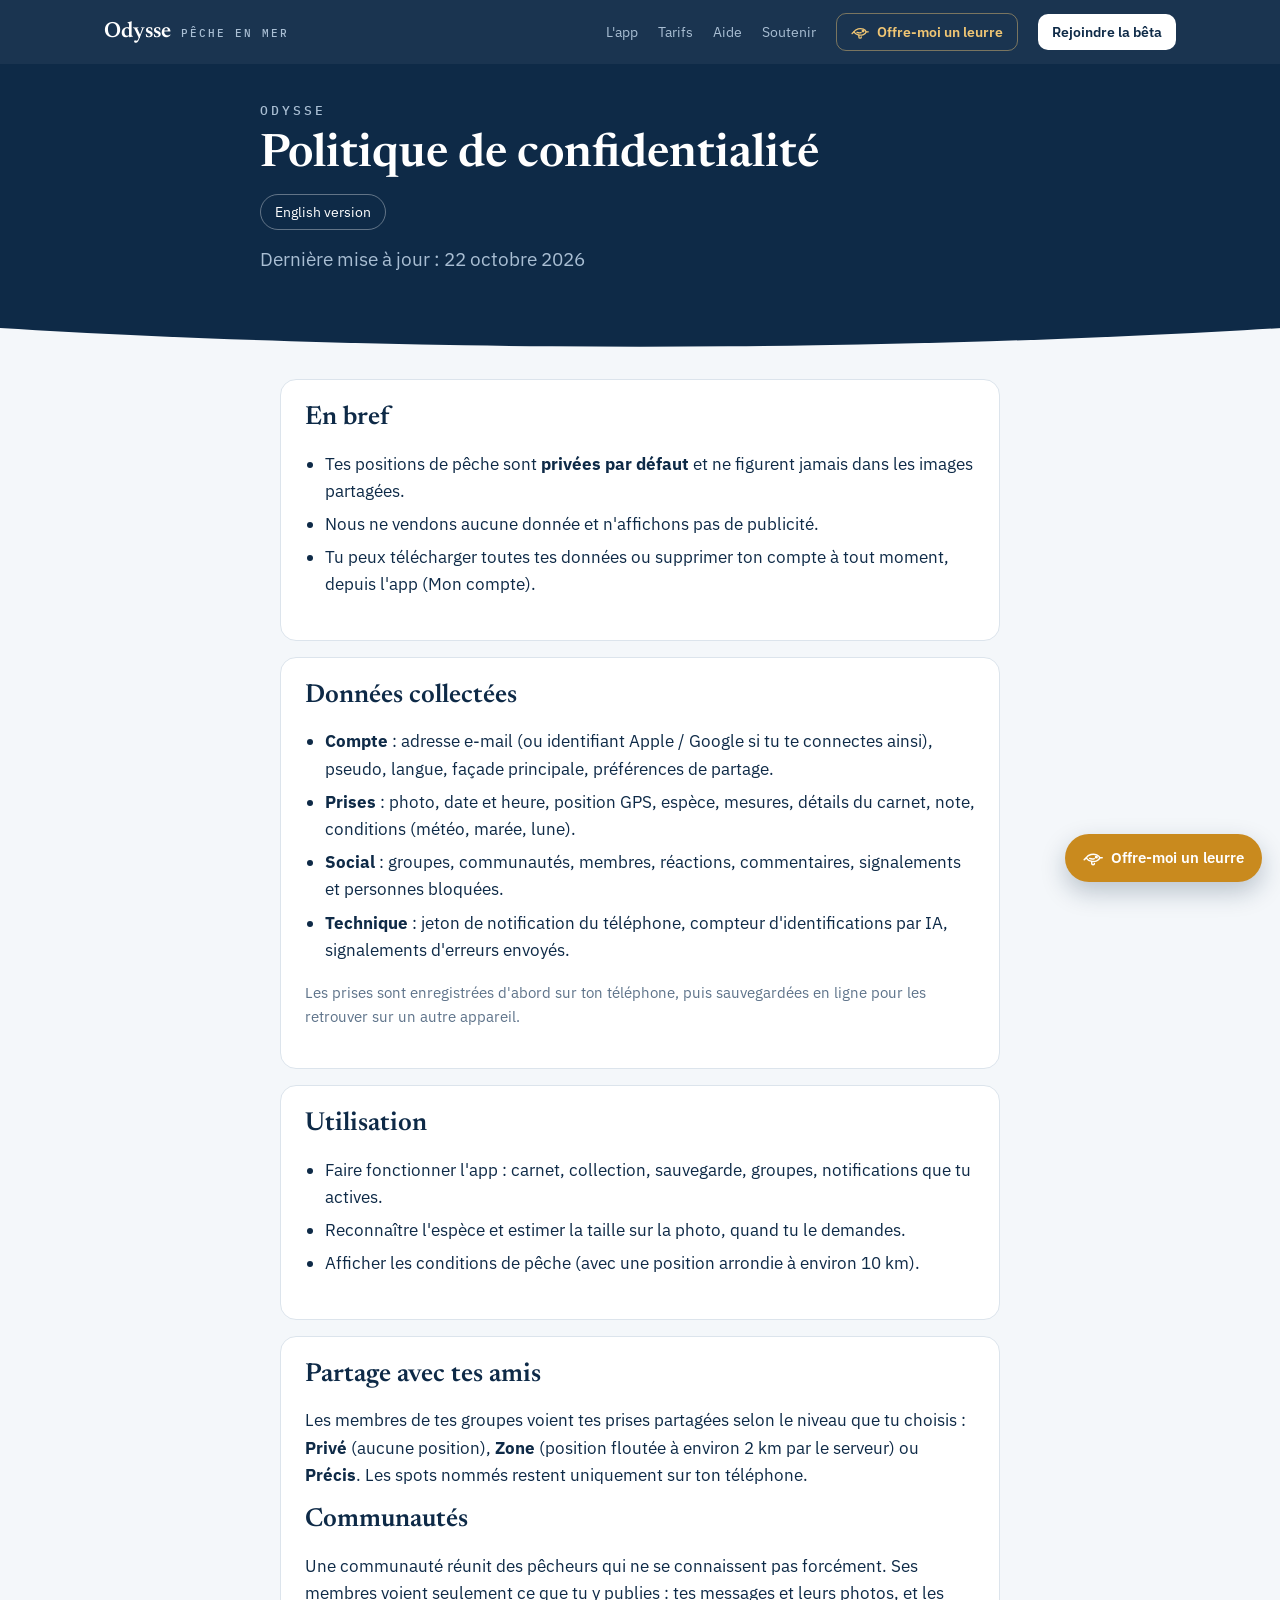
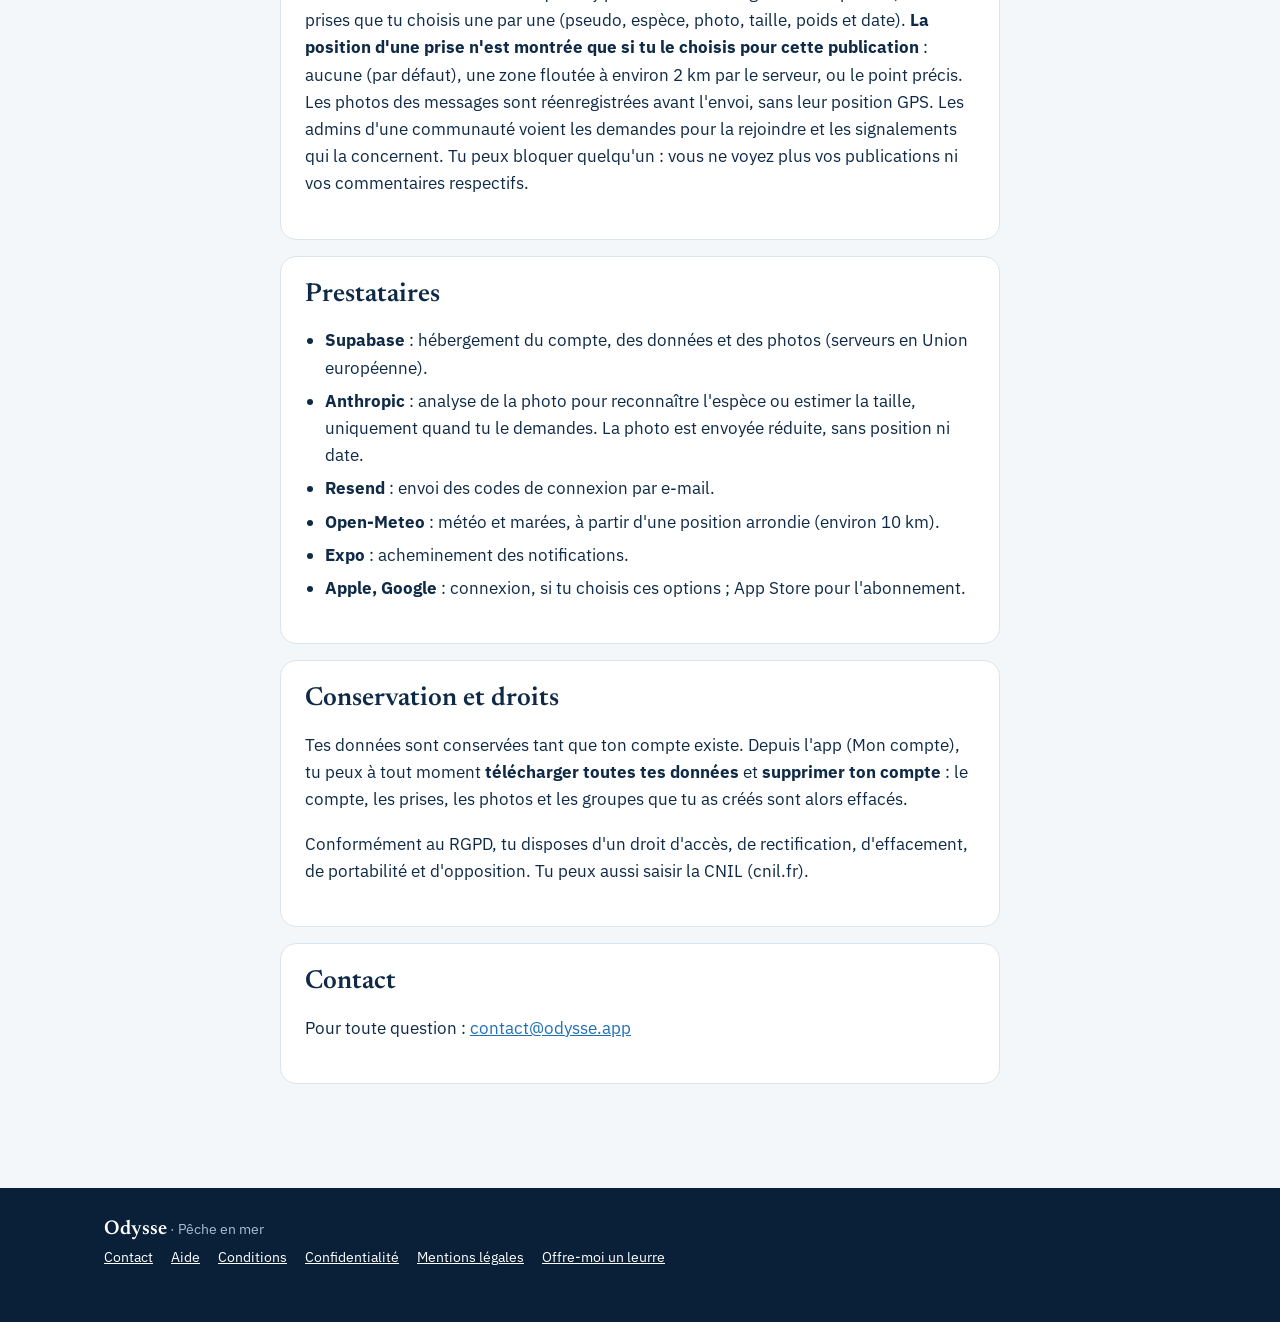
<file: confidentialite.html>
<!doctype html>
<html lang="fr">
<head>
  <meta charset="utf-8" />
  <meta name="viewport" content="width=device-width, initial-scale=1" />
  <title>Confidentialité · Odysse</title>
  <link rel="preconnect" href="https://fonts.googleapis.com" />
  <link href="https://fonts.googleapis.com/css2?family=IBM+Plex+Mono:wght@500&family=IBM+Plex+Sans:wght@400;600&family=Newsreader:wght@600&display=swap" rel="stylesheet" />
  <link rel="stylesheet" href="style.css" />
</head>
<body>
  <nav class="topnav">
    <div class="navwrap">
      <a class="logo" href="index.html"><b>Odysse</b><span>Pêche en mer</span></a>
      <div class="links"><a href="index.html#app">L'app</a><a href="index.html#tarifs">Tarifs</a><a href="aide.html">Aide</a><a href="index.html#soutenir">Soutenir</a></div>
      <a class="btn btn-lure nav-lure" href="https://ko-fi.com/odysse" target="_blank" rel="noopener"><svg class="lure-ico" width="20" height="20" viewBox="0 0 24 24" fill="none" stroke="currentColor" stroke-width="1.8" stroke-linecap="round" stroke-linejoin="round" aria-hidden="true"><path d="M4 11.5c2.5-3.6 8-5 12.5-3.3 1.9.7 3.2 2 3.7 3.6-.5 1.6-1.8 2.9-3.7 3.6C12 17.1 6.5 15.7 4 12.1z"/><path d="M4 11.8 1.5 14"/><circle cx="16" cy="10.8" r="1"/><path d="M20.2 11.8H23"/><path d="M10.5 16.2v2.3a1.6 1.6 0 0 0 3.2 0"/><path d="M8 12.5c1.5.6 3.5.8 5.5.4"/></svg><span>Offre-moi un leurre</span></a>
      <a class="btn btn-light" href="mailto:contact@odysse.app?subject=B%C3%AAta%20Odysse">Rejoindre la bêta</a>
    </div>
  </nav>
  <header>
    <div class="wrap">
      <div class="kicker"><a href="index.html" style="color:inherit;text-decoration:none">Odysse</a></div>
      <h1>Politique de confidentialité</h1>
      <a class="lang-switch" href="privacy.html" hreflang="en">English version</a>
      <p>Dernière mise à jour : 22 octobre 2026</p>
    </div>
  </header>
  <main class="wrap">
    <section>
      <h2>En bref</h2>
      <ul>
        <li>Tes positions de pêche sont <strong>privées par défaut</strong> et ne figurent jamais dans les images partagées.</li>
        <li>Nous ne vendons aucune donnée et n'affichons pas de publicité.</li>
        <li>Tu peux télécharger toutes tes données ou supprimer ton compte à tout moment, depuis l'app (Mon compte).</li>
      </ul>
    </section>
    <section>
      <h2>Données collectées</h2>
      <ul>
        <li><strong>Compte</strong> : adresse e-mail (ou identifiant Apple / Google si tu te connectes ainsi), pseudo, langue, façade principale, préférences de partage.</li>
        <li><strong>Prises</strong> : photo, date et heure, position GPS, espèce, mesures, détails du carnet, note, conditions (météo, marée, lune).</li>
        <li><strong>Social</strong> : groupes, communautés, membres, réactions, commentaires, signalements et personnes bloquées.</li>
        <li><strong>Technique</strong> : jeton de notification du téléphone, compteur d'identifications par IA, signalements d'erreurs envoyés.</li>
      </ul>
      <p class="muted">Les prises sont enregistrées d'abord sur ton téléphone, puis sauvegardées en ligne pour les retrouver sur un autre appareil.</p>
    </section>
    <section>
      <h2>Utilisation</h2>
      <ul>
        <li>Faire fonctionner l'app : carnet, collection, sauvegarde, groupes, notifications que tu actives.</li>
        <li>Reconnaître l'espèce et estimer la taille sur la photo, quand tu le demandes.</li>
        <li>Afficher les conditions de pêche (avec une position arrondie à environ 10 km).</li>
      </ul>
    </section>
    <section>
      <h2>Partage avec tes amis</h2>
      <p>Les membres de tes groupes voient tes prises partagées selon le niveau que tu choisis : <strong>Privé</strong> (aucune position), <strong>Zone</strong> (position floutée à environ 2 km par le serveur) ou <strong>Précis</strong>. Les spots nommés restent uniquement sur ton téléphone.</p>
      <h2>Communautés</h2>
      <p>Une communauté réunit des pêcheurs qui ne se connaissent pas forcément. Ses membres voient seulement ce que tu y publies : tes messages et leurs photos, et les prises que tu choisis une par une (pseudo, espèce, photo, taille, poids et date). <strong>La position d'une prise n'est montrée que si tu le choisis pour cette publication</strong> : aucune (par défaut), une zone floutée à environ 2 km par le serveur, ou le point précis. Les photos des messages sont réenregistrées avant l'envoi, sans leur position GPS. Les admins d'une communauté voient les demandes pour la rejoindre et les signalements qui la concernent. Tu peux bloquer quelqu'un : vous ne voyez plus vos publications ni vos commentaires respectifs.</p>
    </section>
    <section>
      <h2>Prestataires</h2>
      <ul>
        <li><strong>Supabase</strong> : hébergement du compte, des données et des photos (serveurs en Union européenne).</li>
        <li><strong>Anthropic</strong> : analyse de la photo pour reconnaître l'espèce ou estimer la taille, uniquement quand tu le demandes. La photo est envoyée réduite, sans position ni date.</li>
        <li><strong>Resend</strong> : envoi des codes de connexion par e-mail.</li>
        <li><strong>Open-Meteo</strong> : météo et marées, à partir d'une position arrondie (environ 10 km).</li>
        <li><strong>Expo</strong> : acheminement des notifications.</li>
        <li><strong>Apple, Google</strong> : connexion, si tu choisis ces options ; App Store pour l'abonnement.</li>
      </ul>
    </section>
    <section>
      <h2>Conservation et droits</h2>
      <p>Tes données sont conservées tant que ton compte existe. Depuis l'app (Mon compte), tu peux à tout moment <strong>télécharger toutes tes données</strong> et <strong>supprimer ton compte</strong> : le compte, les prises, les photos et les groupes que tu as créés sont alors effacés.</p>
      <p>Conformément au RGPD, tu disposes d'un droit d'accès, de rectification, d'effacement, de portabilité et d'opposition. Tu peux aussi saisir la CNIL (cnil.fr).</p>
    </section>
    <section>
      <h2>Contact</h2>
      <p>Pour toute question : <a href="mailto:contact@odysse.app">contact@odysse.app</a></p>
    </section>
  </main>
  <footer class="site">
    <div class="navwrap">
      <p><b class="foot-logo">Odysse</b> · Pêche en mer</p>
      <p class="foot-links"><a href="mailto:contact@odysse.app">Contact</a><a href="aide.html">Aide</a><a href="conditions.html">Conditions</a><a href="confidentialite.html">Confidentialité</a><a href="mentions-legales.html">Mentions légales</a><a href="https://ko-fi.com/odysse" target="_blank" rel="noopener">Offre-moi un leurre</a></p>
    </div>
  </footer>
  <a class="lure-float" href="https://ko-fi.com/odysse" target="_blank" rel="noopener" aria-label="Offre-moi un leurre sur Ko-fi"><svg class="lure-ico" width="20" height="20" viewBox="0 0 24 24" fill="none" stroke="currentColor" stroke-width="1.8" stroke-linecap="round" stroke-linejoin="round" aria-hidden="true"><path d="M4 11.5c2.5-3.6 8-5 12.5-3.3 1.9.7 3.2 2 3.7 3.6-.5 1.6-1.8 2.9-3.7 3.6C12 17.1 6.5 15.7 4 12.1z"/><path d="M4 11.8 1.5 14"/><circle cx="16" cy="10.8" r="1"/><path d="M20.2 11.8H23"/><path d="M10.5 16.2v2.3a1.6 1.6 0 0 0 3.2 0"/><path d="M8 12.5c1.5.6 3.5.8 5.5.4"/></svg><span>Offre-moi un leurre</span></a>
</body>
</html>
</file>
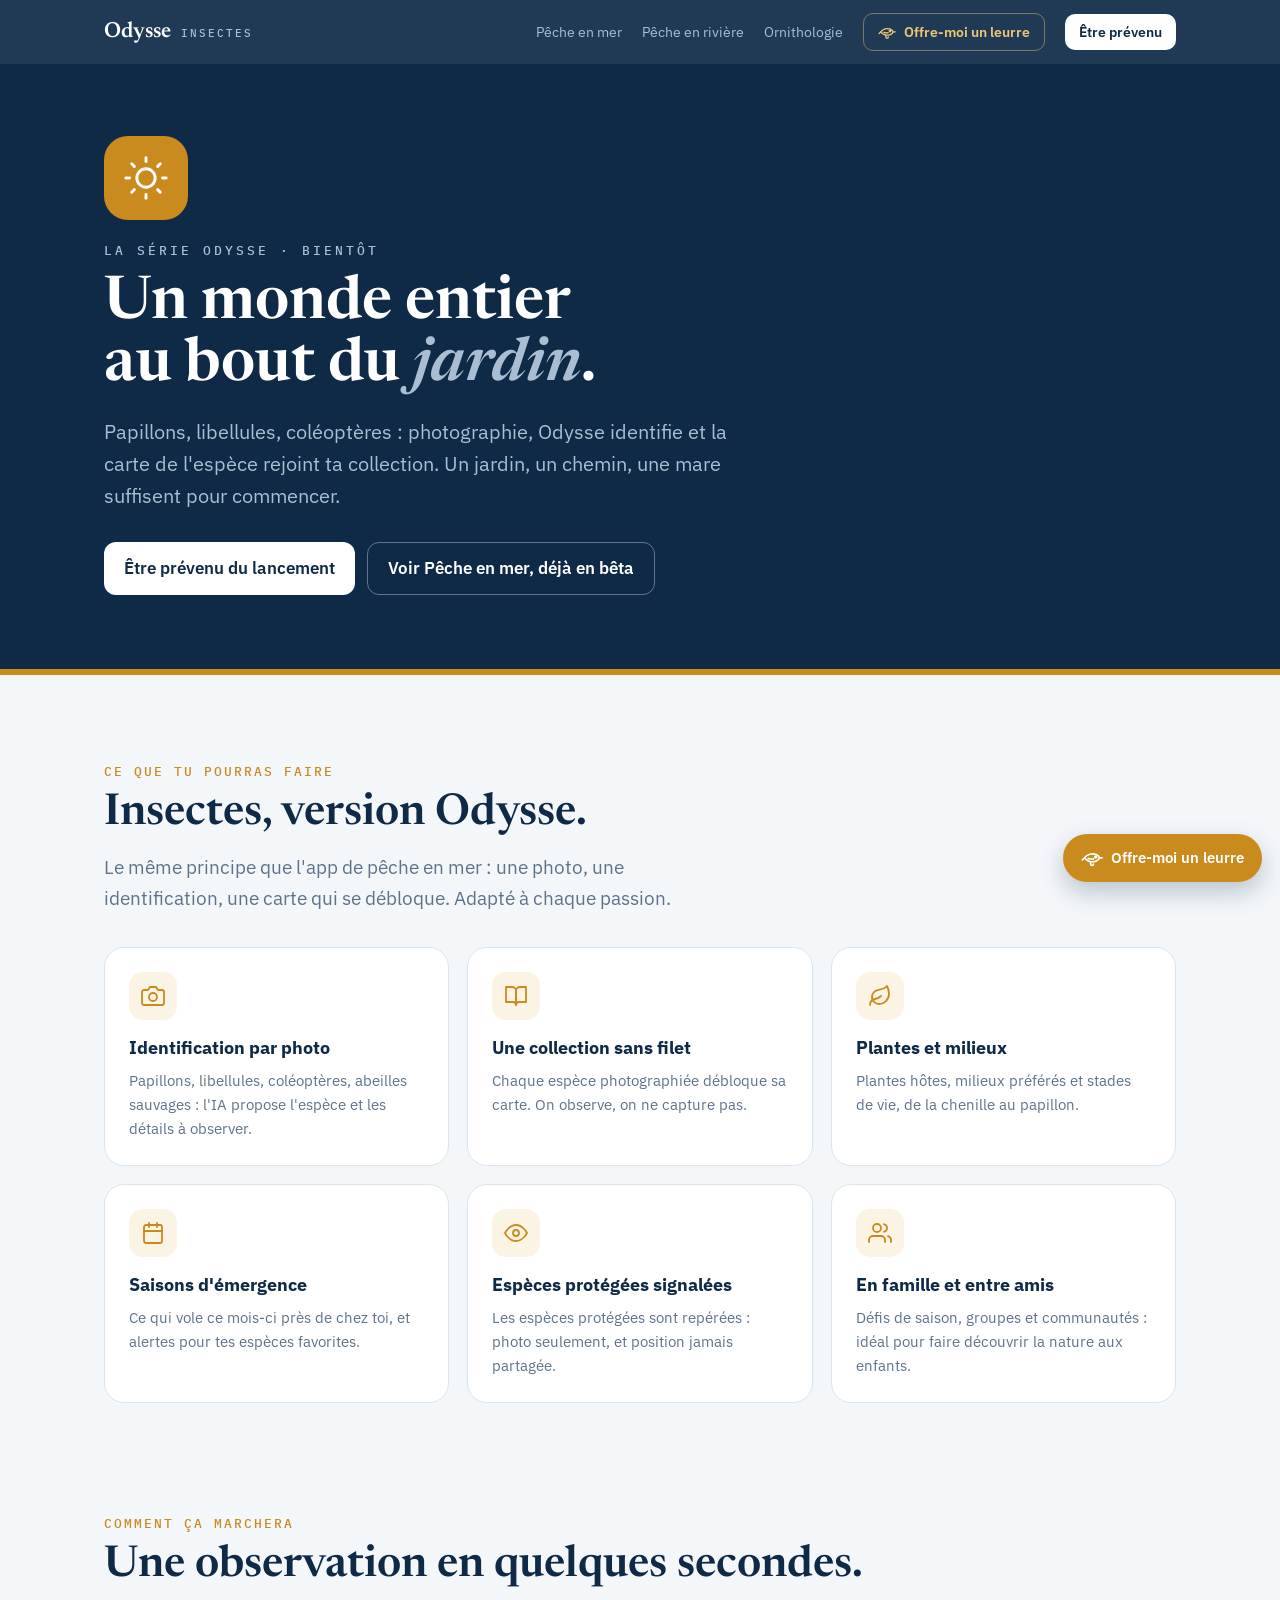
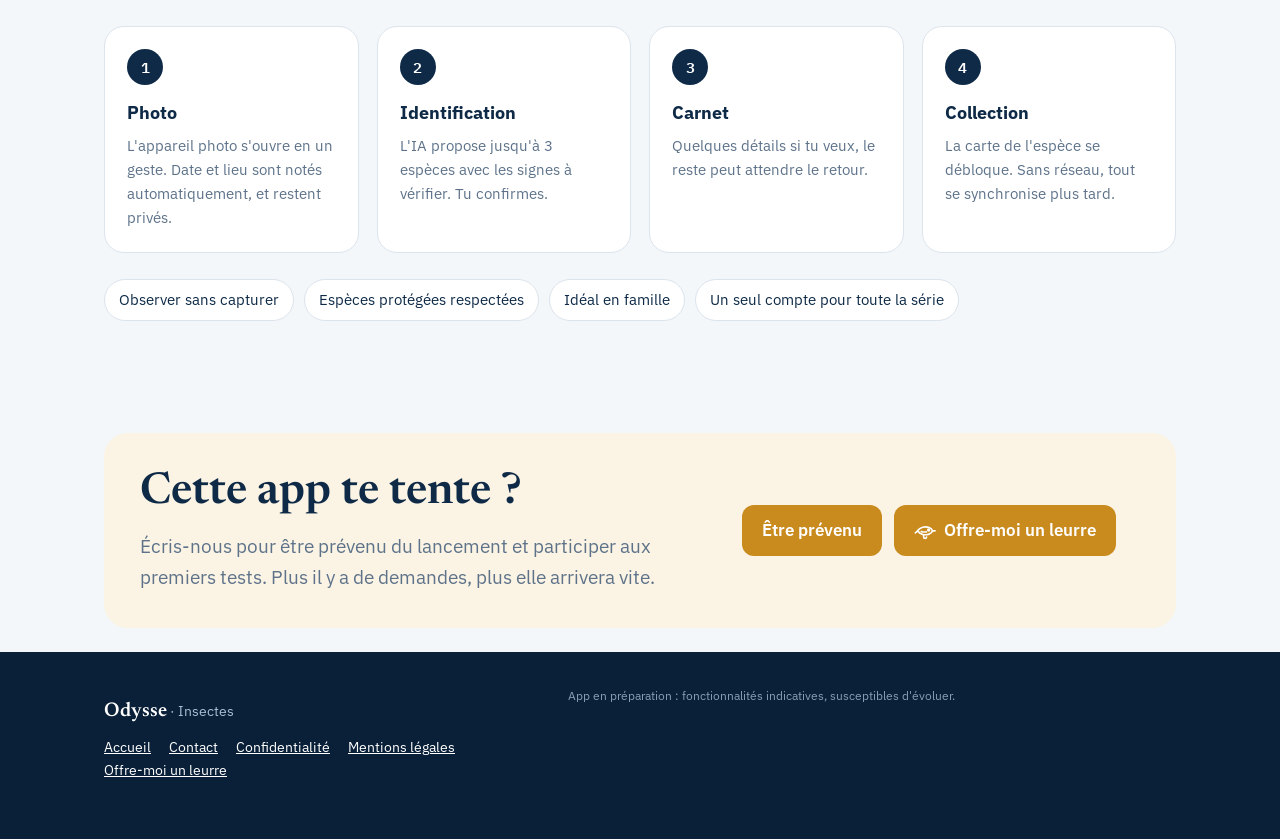
<file: insectes.html>
<!doctype html>
<html lang="fr">
<head>
  <meta charset="utf-8" />
  <meta name="viewport" content="width=device-width, initial-scale=1" />
  <title>Odysse · Insectes</title>
  <meta name="description" content="Odysse Insectes : identifie papillons, libellules et coléoptères en photo et construis ta collection. Bientôt." />
  <meta property="og:title" content="Odysse · Insectes" />
  <meta property="og:description" content="Odysse Insectes : identifie papillons, libellules et coléoptères en photo et construis ta collection. Bientôt." />
  <link rel="preconnect" href="https://fonts.googleapis.com" />
  <link href="https://fonts.googleapis.com/css2?family=IBM+Plex+Mono:wght@500;600&family=IBM+Plex+Sans:wght@400;600&family=Newsreader:ital,wght@0,600;1,600&display=swap" rel="stylesheet" />
  <link rel="stylesheet" href="home.css" />
</head>
<body style="--app:#c98a1e;--app-tint:#fbf3e4">
  <nav>
    <div class="wrap">
      <a class="logo" href="index.html"><b>Odysse</b><span>Insectes</span></a>
      <div class="links">
        <a href="index.html">Pêche en mer</a>
        <a href="riviere.html">Pêche en rivière</a><a href="ornithologie.html">Ornithologie</a>
      </div>
      <a class="btn btn-lure nav-lure" href="https://ko-fi.com/odysse" target="_blank" rel="noopener"><svg class="lure-ico" width="22" height="22" viewBox="0 0 24 24" fill="none" stroke="currentColor" stroke-width="1.8" stroke-linecap="round" stroke-linejoin="round" aria-hidden="true"><path d="M4 11.5c2.5-3.6 8-5 12.5-3.3 1.9.7 3.2 2 3.7 3.6-.5 1.6-1.8 2.9-3.7 3.6C12 17.1 6.5 15.7 4 12.1z"/><path d="M4 11.8 1.5 14"/><circle cx="16" cy="10.8" r="1"/><path d="M20.2 11.8H23"/><path d="M10.5 16.2v2.3a1.6 1.6 0 0 0 3.2 0"/><path d="M8 12.5c1.5.6 3.5.8 5.5.4"/></svg><span>Offre-moi un leurre</span></a>
      <a class="btn btn-light" href="mailto:contact@odysse.app?subject=Odysse%20Insectes">Être prévenu</a>
    </div>
  </nav>

  <header class="app-hero">
    <div class="wrap">
      <div class="app-hero-ico"><svg width="44" height="44" viewBox="0 0 24 24" fill="none" stroke="currentColor" stroke-width="1.6" stroke-linecap="round" stroke-linejoin="round" aria-hidden="true"><circle cx="12" cy="12" r="5"/><line x1="12" y1="1" x2="12" y2="3"/><line x1="12" y1="21" x2="12" y2="23"/><line x1="4.22" y1="4.22" x2="5.64" y2="5.64"/><line x1="18.36" y1="18.36" x2="19.78" y2="19.78"/><line x1="1" y1="12" x2="3" y2="12"/><line x1="21" y1="12" x2="23" y2="12"/><line x1="4.22" y1="19.78" x2="5.64" y2="18.36"/><line x1="18.36" y1="5.64" x2="19.78" y2="4.22"/></svg></div>
      <div class="kicker">La série Odysse · Bientôt</div>
      <h1>Un monde entier<br />au bout du <em>jardin</em>.</h1>
      <p class="lead">Papillons, libellules, coléoptères : photographie, Odysse identifie et la carte de l'espèce rejoint ta collection. Un jardin, un chemin, une mare suffisent pour commencer.</p>
      <div class="ctas">
        <a class="btn btn-light" href="mailto:contact@odysse.app?subject=Odysse%20Insectes">Être prévenu du lancement</a>
        <a class="btn btn-ghost" href="index.html">Voir Pêche en mer, déjà en bêta</a>
      </div>
    </div>
  </header>

  <section class="block">
    <div class="wrap">
      <div class="eyebrow app-eyebrow">Ce que tu pourras faire</div>
      <h2>Insectes, version Odysse.</h2>
      <p class="sub">Le même principe que l'app de pêche en mer : une photo, une identification, une carte qui se débloque. Adapté à chaque passion.</p>
      <div class="app-features">
          <div class="app-feature"><div class="app-feature-ico"><svg width="24" height="24" viewBox="0 0 24 24" fill="none" stroke="currentColor" stroke-width="1.8" stroke-linecap="round" stroke-linejoin="round" aria-hidden="true"><path d="M23 19a2 2 0 0 1-2 2H3a2 2 0 0 1-2-2V8a2 2 0 0 1 2-2h4l2-3h6l2 3h4a2 2 0 0 1 2 2z"/><circle cx="12" cy="13" r="4"/></svg></div><h3>Identification par photo</h3><p>Papillons, libellules, coléoptères, abeilles sauvages : l'IA propose l'espèce et les détails à observer.</p></div>
          <div class="app-feature"><div class="app-feature-ico"><svg width="24" height="24" viewBox="0 0 24 24" fill="none" stroke="currentColor" stroke-width="1.8" stroke-linecap="round" stroke-linejoin="round" aria-hidden="true"><path d="M2 3h6a4 4 0 0 1 4 4v14a3 3 0 0 0-3-3H2z"/><path d="M22 3h-6a4 4 0 0 0-4 4v14a3 3 0 0 1 3-3h7z"/></svg></div><h3>Une collection sans filet</h3><p>Chaque espèce photographiée débloque sa carte. On observe, on ne capture pas.</p></div>
          <div class="app-feature"><div class="app-feature-ico"><svg width="24" height="24" viewBox="0 0 24 24" fill="none" stroke="currentColor" stroke-width="1.8" stroke-linecap="round" stroke-linejoin="round" aria-hidden="true"><path d="M11 20A7 7 0 0 1 9.8 6.1C15.5 5 17 4.48 19 2c1 2 2 4.18 2 8 0 5.5-4.78 10-10 10Z"/><path d="M2 21c0-3 1.85-5.36 5.08-6C9.5 14.52 12 13 13 12"/></svg></div><h3>Plantes et milieux</h3><p>Plantes hôtes, milieux préférés et stades de vie, de la chenille au papillon.</p></div>
          <div class="app-feature"><div class="app-feature-ico"><svg width="24" height="24" viewBox="0 0 24 24" fill="none" stroke="currentColor" stroke-width="1.8" stroke-linecap="round" stroke-linejoin="round" aria-hidden="true"><rect x="3" y="4" width="18" height="18" rx="2"/><line x1="16" y1="2" x2="16" y2="6"/><line x1="8" y1="2" x2="8" y2="6"/><line x1="3" y1="10" x2="21" y2="10"/></svg></div><h3>Saisons d'émergence</h3><p>Ce qui vole ce mois-ci près de chez toi, et alertes pour tes espèces favorites.</p></div>
          <div class="app-feature"><div class="app-feature-ico"><svg width="24" height="24" viewBox="0 0 24 24" fill="none" stroke="currentColor" stroke-width="1.8" stroke-linecap="round" stroke-linejoin="round" aria-hidden="true"><path d="M1 12s4-8 11-8 11 8 11 8-4 8-11 8-11-8-11-8z"/><circle cx="12" cy="12" r="3"/></svg></div><h3>Espèces protégées signalées</h3><p>Les espèces protégées sont repérées : photo seulement, et position jamais partagée.</p></div>
          <div class="app-feature"><div class="app-feature-ico"><svg width="24" height="24" viewBox="0 0 24 24" fill="none" stroke="currentColor" stroke-width="1.8" stroke-linecap="round" stroke-linejoin="round" aria-hidden="true"><path d="M17 21v-2a4 4 0 0 0-4-4H5a4 4 0 0 0-4 4v2"/><circle cx="9" cy="7" r="4"/><path d="M23 21v-2a4 4 0 0 0-3-3.87"/><path d="M16 3.13a4 4 0 0 1 0 7.75"/></svg></div><h3>En famille et entre amis</h3><p>Défis de saison, groupes et communautés : idéal pour faire découvrir la nature aux enfants.</p></div>
      </div>
    </div>
  </section>

  <section class="block">
    <div class="wrap">
      <div class="eyebrow app-eyebrow">Comment ça marchera</div>
      <h2>Une observation en quelques secondes.</h2>
      <div class="flow">
        <div class="step"><div class="num">1</div><h4>Photo</h4><p>L'appareil photo s'ouvre en un geste. Date et lieu sont notés automatiquement, et restent privés.</p></div>
        <div class="step"><div class="num">2</div><h4>Identification</h4><p>L'IA propose jusqu'à 3 espèces avec les signes à vérifier. Tu confirmes.</p></div>
        <div class="step"><div class="num">3</div><h4>Carnet</h4><p>Quelques détails si tu veux, le reste peut attendre le retour.</p></div>
        <div class="step"><div class="num">4</div><h4>Collection</h4><p>La carte de l'espèce se débloque. Sans réseau, tout se synchronise plus tard.</p></div>
      </div>
      <div class="promise"><span>Observer sans capturer</span><span>Espèces protégées respectées</span><span>Idéal en famille</span><span>Un seul compte pour toute la série</span></div>
    </div>
  </section>

  <section class="block">
    <div class="wrap">
      <div class="app-cta">
        <div>
          <h2>Cette app te tente ?</h2>
          <p class="sub">Écris-nous pour être prévenu du lancement et participer aux premiers tests. Plus il y a de demandes, plus elle arrivera vite.</p>
        </div>
        <div class="ctas-center">
          <a class="btn btn-accent app-btn" href="mailto:contact@odysse.app?subject=Odysse%20Insectes">Être prévenu</a>
          <a class="btn btn-lure" href="https://ko-fi.com/odysse" target="_blank" rel="noopener"><svg class="lure-ico" width="22" height="22" viewBox="0 0 24 24" fill="none" stroke="currentColor" stroke-width="1.8" stroke-linecap="round" stroke-linejoin="round" aria-hidden="true"><path d="M4 11.5c2.5-3.6 8-5 12.5-3.3 1.9.7 3.2 2 3.7 3.6-.5 1.6-1.8 2.9-3.7 3.6C12 17.1 6.5 15.7 4 12.1z"/><path d="M4 11.8 1.5 14"/><circle cx="16" cy="10.8" r="1"/><path d="M20.2 11.8H23"/><path d="M10.5 16.2v2.3a1.6 1.6 0 0 0 3.2 0"/><path d="M8 12.5c1.5.6 3.5.8 5.5.4"/></svg><span>Offre-moi un leurre</span></a>
        </div>
      </div>
    </div>
  </section>

  <footer class="site">
    <div class="wrap">
      <div>
        <p><b style="color:#fff;font:600 20px Newsreader,serif">Odysse</b> · Insectes</p>
        <p><a href="index.html">Accueil</a><a href="mailto:contact@odysse.app">Contact</a><a href="confidentialite.html">Confidentialité</a><a href="mentions-legales.html">Mentions légales</a><a href="https://ko-fi.com/odysse" target="_blank" rel="noopener">Offre-moi un leurre</a></p>
      </div>
      <div class="credits">App en préparation : fonctionnalités indicatives, susceptibles d'évoluer.</div>
    </div>
  </footer>
  <a class="lure-float" href="https://ko-fi.com/odysse" target="_blank" rel="noopener" aria-label="Offre-moi un leurre sur Ko-fi"><svg class="lure-ico" width="22" height="22" viewBox="0 0 24 24" fill="none" stroke="currentColor" stroke-width="1.8" stroke-linecap="round" stroke-linejoin="round" aria-hidden="true"><path d="M4 11.5c2.5-3.6 8-5 12.5-3.3 1.9.7 3.2 2 3.7 3.6-.5 1.6-1.8 2.9-3.7 3.6C12 17.1 6.5 15.7 4 12.1z"/><path d="M4 11.8 1.5 14"/><circle cx="16" cy="10.8" r="1"/><path d="M20.2 11.8H23"/><path d="M10.5 16.2v2.3a1.6 1.6 0 0 0 3.2 0"/><path d="M8 12.5c1.5.6 3.5.8 5.5.4"/></svg><span>Offre-moi un leurre</span></a>
</body>
</html>
</file>
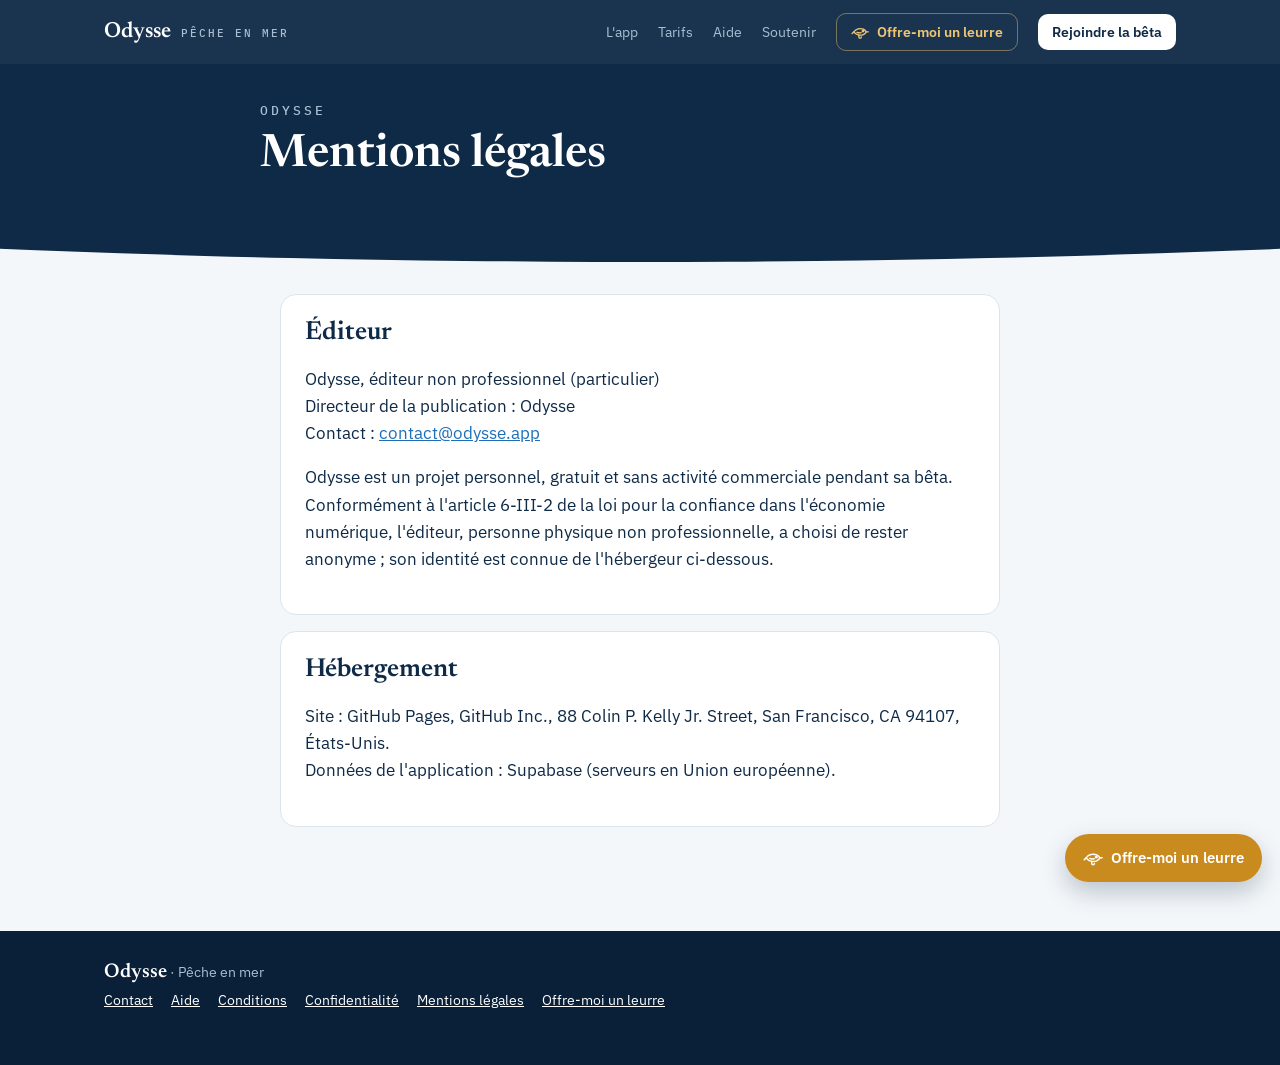
<file: mentions-legales.html>
<!doctype html>
<html lang="fr">
<head>
  <meta charset="utf-8" />
  <meta name="viewport" content="width=device-width, initial-scale=1" />
  <title>Mentions légales · Odysse</title>
  <link rel="preconnect" href="https://fonts.googleapis.com" />
  <link href="https://fonts.googleapis.com/css2?family=IBM+Plex+Mono:wght@500&family=IBM+Plex+Sans:wght@400;600&family=Newsreader:wght@600&display=swap" rel="stylesheet" />
  <link rel="stylesheet" href="style.css" />
</head>
<body>
  <nav class="topnav">
    <div class="navwrap">
      <a class="logo" href="index.html"><b>Odysse</b><span>Pêche en mer</span></a>
      <div class="links"><a href="index.html#app">L'app</a><a href="index.html#tarifs">Tarifs</a><a href="aide.html">Aide</a><a href="index.html#soutenir">Soutenir</a></div>
      <a class="btn btn-lure nav-lure" href="https://ko-fi.com/odysse" target="_blank" rel="noopener"><svg class="lure-ico" width="20" height="20" viewBox="0 0 24 24" fill="none" stroke="currentColor" stroke-width="1.8" stroke-linecap="round" stroke-linejoin="round" aria-hidden="true"><path d="M4 11.5c2.5-3.6 8-5 12.5-3.3 1.9.7 3.2 2 3.7 3.6-.5 1.6-1.8 2.9-3.7 3.6C12 17.1 6.5 15.7 4 12.1z"/><path d="M4 11.8 1.5 14"/><circle cx="16" cy="10.8" r="1"/><path d="M20.2 11.8H23"/><path d="M10.5 16.2v2.3a1.6 1.6 0 0 0 3.2 0"/><path d="M8 12.5c1.5.6 3.5.8 5.5.4"/></svg><span>Offre-moi un leurre</span></a>
      <a class="btn btn-light" href="mailto:contact@odysse.app?subject=B%C3%AAta%20Odysse">Rejoindre la bêta</a>
    </div>
  </nav>
  <header>
    <div class="wrap">
      <div class="kicker"><a href="index.html" style="color:inherit;text-decoration:none">Odysse</a></div>
      <h1>Mentions légales</h1>
    </div>
  </header>
  <main class="wrap">
    <section>
      <h2>Éditeur</h2>
      <p>Odysse, éditeur non professionnel (particulier)<br />
        Directeur de la publication : Odysse<br />
        Contact : <a href="mailto:contact@odysse.app">contact@odysse.app</a></p>
      <p>Odysse est un projet personnel, gratuit et sans activité commerciale pendant sa bêta. Conformément à l'article 6-III-2 de la loi pour la confiance dans l'économie numérique, l'éditeur, personne physique non professionnelle, a choisi de rester anonyme ; son identité est connue de l'hébergeur ci-dessous.</p>
    </section>
    <section>
      <h2>Hébergement</h2>
      <p>Site : GitHub Pages, GitHub Inc., 88 Colin P. Kelly Jr. Street, San Francisco, CA 94107, États-Unis.<br />Données de l'application : Supabase (serveurs en Union européenne).</p>
    </section>
  </main>
  <footer class="site">
    <div class="navwrap">
      <p><b class="foot-logo">Odysse</b> · Pêche en mer</p>
      <p class="foot-links"><a href="mailto:contact@odysse.app">Contact</a><a href="aide.html">Aide</a><a href="conditions.html">Conditions</a><a href="confidentialite.html">Confidentialité</a><a href="mentions-legales.html">Mentions légales</a><a href="https://ko-fi.com/odysse" target="_blank" rel="noopener">Offre-moi un leurre</a></p>
    </div>
  </footer>
  <a class="lure-float" href="https://ko-fi.com/odysse" target="_blank" rel="noopener" aria-label="Offre-moi un leurre sur Ko-fi"><svg class="lure-ico" width="20" height="20" viewBox="0 0 24 24" fill="none" stroke="currentColor" stroke-width="1.8" stroke-linecap="round" stroke-linejoin="round" aria-hidden="true"><path d="M4 11.5c2.5-3.6 8-5 12.5-3.3 1.9.7 3.2 2 3.7 3.6-.5 1.6-1.8 2.9-3.7 3.6C12 17.1 6.5 15.7 4 12.1z"/><path d="M4 11.8 1.5 14"/><circle cx="16" cy="10.8" r="1"/><path d="M20.2 11.8H23"/><path d="M10.5 16.2v2.3a1.6 1.6 0 0 0 3.2 0"/><path d="M8 12.5c1.5.6 3.5.8 5.5.4"/></svg><span>Offre-moi un leurre</span></a>
</body>
</html>
</file>
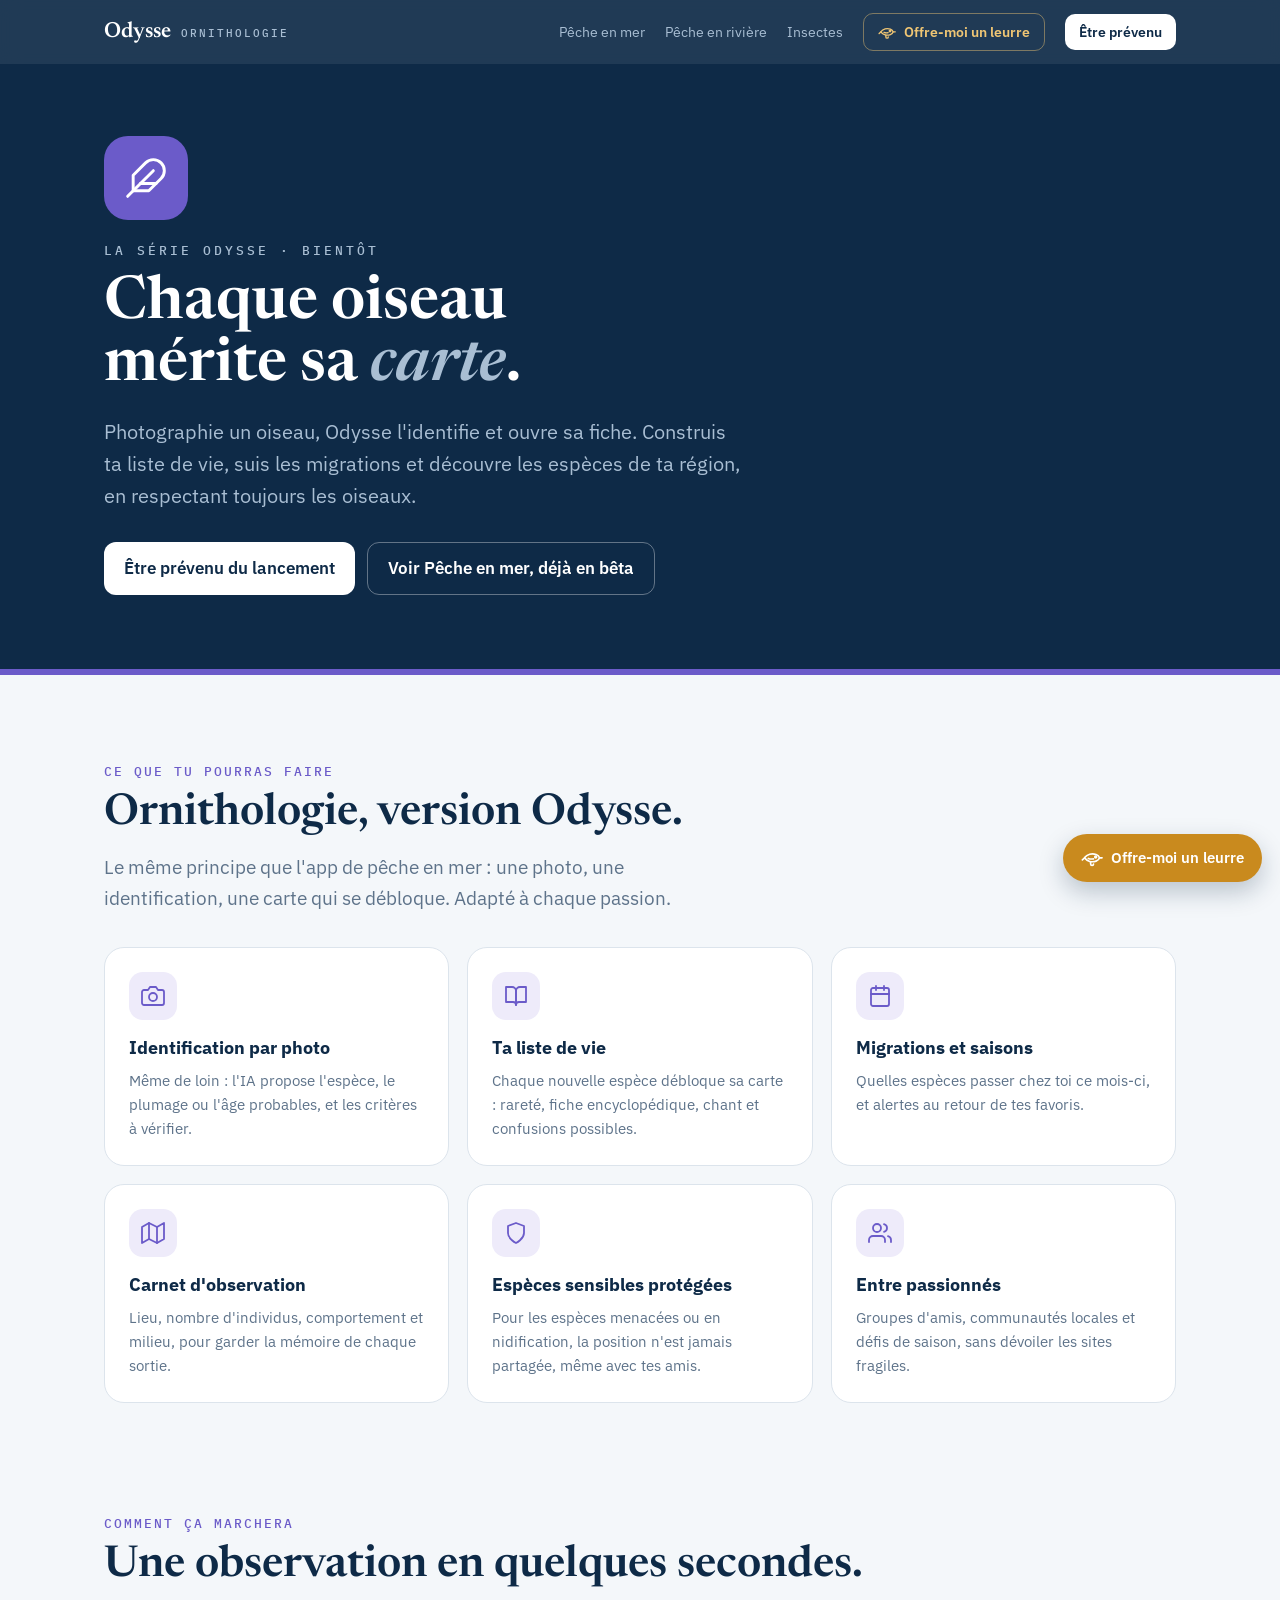
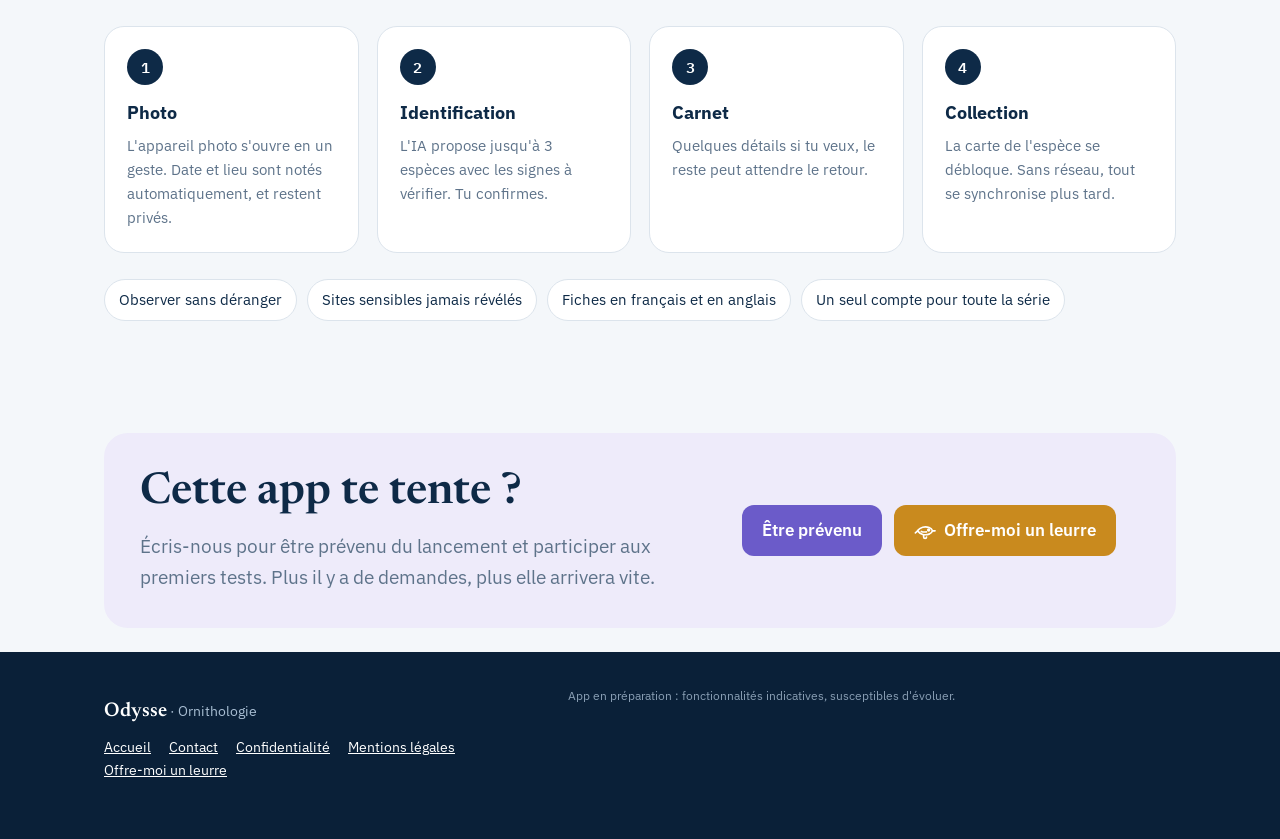
<file: ornithologie.html>
<!doctype html>
<html lang="fr">
<head>
  <meta charset="utf-8" />
  <meta name="viewport" content="width=device-width, initial-scale=1" />
  <title>Odysse · Ornithologie</title>
  <meta name="description" content="Odysse Ornithologie : identifie les oiseaux en photo, construis ta liste de vie et suis les migrations. Bientôt." />
  <meta property="og:title" content="Odysse · Ornithologie" />
  <meta property="og:description" content="Odysse Ornithologie : identifie les oiseaux en photo, construis ta liste de vie et suis les migrations. Bientôt." />
  <link rel="preconnect" href="https://fonts.googleapis.com" />
  <link href="https://fonts.googleapis.com/css2?family=IBM+Plex+Mono:wght@500;600&family=IBM+Plex+Sans:wght@400;600&family=Newsreader:ital,wght@0,600;1,600&display=swap" rel="stylesheet" />
  <link rel="stylesheet" href="home.css" />
</head>
<body style="--app:#6b5bc9;--app-tint:#eeebfa">
  <nav>
    <div class="wrap">
      <a class="logo" href="index.html"><b>Odysse</b><span>Ornithologie</span></a>
      <div class="links">
        <a href="index.html">Pêche en mer</a>
        <a href="riviere.html">Pêche en rivière</a><a href="insectes.html">Insectes</a>
      </div>
      <a class="btn btn-lure nav-lure" href="https://ko-fi.com/odysse" target="_blank" rel="noopener"><svg class="lure-ico" width="22" height="22" viewBox="0 0 24 24" fill="none" stroke="currentColor" stroke-width="1.8" stroke-linecap="round" stroke-linejoin="round" aria-hidden="true"><path d="M4 11.5c2.5-3.6 8-5 12.5-3.3 1.9.7 3.2 2 3.7 3.6-.5 1.6-1.8 2.9-3.7 3.6C12 17.1 6.5 15.7 4 12.1z"/><path d="M4 11.8 1.5 14"/><circle cx="16" cy="10.8" r="1"/><path d="M20.2 11.8H23"/><path d="M10.5 16.2v2.3a1.6 1.6 0 0 0 3.2 0"/><path d="M8 12.5c1.5.6 3.5.8 5.5.4"/></svg><span>Offre-moi un leurre</span></a>
      <a class="btn btn-light" href="mailto:contact@odysse.app?subject=Odysse%20Ornithologie">Être prévenu</a>
    </div>
  </nav>

  <header class="app-hero">
    <div class="wrap">
      <div class="app-hero-ico"><svg width="44" height="44" viewBox="0 0 24 24" fill="none" stroke="currentColor" stroke-width="1.6" stroke-linecap="round" stroke-linejoin="round" aria-hidden="true"><path d="M20.24 12.24a6 6 0 0 0-8.49-8.49L5 10.5V19h8.5z"/><line x1="16" y1="8" x2="2" y2="22"/><line x1="17.5" y1="15" x2="9" y2="15"/></svg></div>
      <div class="kicker">La série Odysse · Bientôt</div>
      <h1>Chaque oiseau<br />mérite sa <em>carte</em>.</h1>
      <p class="lead">Photographie un oiseau, Odysse l'identifie et ouvre sa fiche. Construis ta liste de vie, suis les migrations et découvre les espèces de ta région, en respectant toujours les oiseaux.</p>
      <div class="ctas">
        <a class="btn btn-light" href="mailto:contact@odysse.app?subject=Odysse%20Ornithologie">Être prévenu du lancement</a>
        <a class="btn btn-ghost" href="index.html">Voir Pêche en mer, déjà en bêta</a>
      </div>
    </div>
  </header>

  <section class="block">
    <div class="wrap">
      <div class="eyebrow app-eyebrow">Ce que tu pourras faire</div>
      <h2>Ornithologie, version Odysse.</h2>
      <p class="sub">Le même principe que l'app de pêche en mer : une photo, une identification, une carte qui se débloque. Adapté à chaque passion.</p>
      <div class="app-features">
          <div class="app-feature"><div class="app-feature-ico"><svg width="24" height="24" viewBox="0 0 24 24" fill="none" stroke="currentColor" stroke-width="1.8" stroke-linecap="round" stroke-linejoin="round" aria-hidden="true"><path d="M23 19a2 2 0 0 1-2 2H3a2 2 0 0 1-2-2V8a2 2 0 0 1 2-2h4l2-3h6l2 3h4a2 2 0 0 1 2 2z"/><circle cx="12" cy="13" r="4"/></svg></div><h3>Identification par photo</h3><p>Même de loin : l'IA propose l'espèce, le plumage ou l'âge probables, et les critères à vérifier.</p></div>
          <div class="app-feature"><div class="app-feature-ico"><svg width="24" height="24" viewBox="0 0 24 24" fill="none" stroke="currentColor" stroke-width="1.8" stroke-linecap="round" stroke-linejoin="round" aria-hidden="true"><path d="M2 3h6a4 4 0 0 1 4 4v14a3 3 0 0 0-3-3H2z"/><path d="M22 3h-6a4 4 0 0 0-4 4v14a3 3 0 0 1 3-3h7z"/></svg></div><h3>Ta liste de vie</h3><p>Chaque nouvelle espèce débloque sa carte : rareté, fiche encyclopédique, chant et confusions possibles.</p></div>
          <div class="app-feature"><div class="app-feature-ico"><svg width="24" height="24" viewBox="0 0 24 24" fill="none" stroke="currentColor" stroke-width="1.8" stroke-linecap="round" stroke-linejoin="round" aria-hidden="true"><rect x="3" y="4" width="18" height="18" rx="2"/><line x1="16" y1="2" x2="16" y2="6"/><line x1="8" y1="2" x2="8" y2="6"/><line x1="3" y1="10" x2="21" y2="10"/></svg></div><h3>Migrations et saisons</h3><p>Quelles espèces passer chez toi ce mois-ci, et alertes au retour de tes favoris.</p></div>
          <div class="app-feature"><div class="app-feature-ico"><svg width="24" height="24" viewBox="0 0 24 24" fill="none" stroke="currentColor" stroke-width="1.8" stroke-linecap="round" stroke-linejoin="round" aria-hidden="true"><polygon points="1 6 1 22 8 18 16 22 23 18 23 2 16 6 8 2 1 6"/><line x1="8" y1="2" x2="8" y2="18"/><line x1="16" y1="6" x2="16" y2="22"/></svg></div><h3>Carnet d'observation</h3><p>Lieu, nombre d'individus, comportement et milieu, pour garder la mémoire de chaque sortie.</p></div>
          <div class="app-feature"><div class="app-feature-ico"><svg width="24" height="24" viewBox="0 0 24 24" fill="none" stroke="currentColor" stroke-width="1.8" stroke-linecap="round" stroke-linejoin="round" aria-hidden="true"><path d="M12 22s8-4 8-10V5l-8-3-8 3v7c0 6 8 10 8 10z"/></svg></div><h3>Espèces sensibles protégées</h3><p>Pour les espèces menacées ou en nidification, la position n'est jamais partagée, même avec tes amis.</p></div>
          <div class="app-feature"><div class="app-feature-ico"><svg width="24" height="24" viewBox="0 0 24 24" fill="none" stroke="currentColor" stroke-width="1.8" stroke-linecap="round" stroke-linejoin="round" aria-hidden="true"><path d="M17 21v-2a4 4 0 0 0-4-4H5a4 4 0 0 0-4 4v2"/><circle cx="9" cy="7" r="4"/><path d="M23 21v-2a4 4 0 0 0-3-3.87"/><path d="M16 3.13a4 4 0 0 1 0 7.75"/></svg></div><h3>Entre passionnés</h3><p>Groupes d'amis, communautés locales et défis de saison, sans dévoiler les sites fragiles.</p></div>
      </div>
    </div>
  </section>

  <section class="block">
    <div class="wrap">
      <div class="eyebrow app-eyebrow">Comment ça marchera</div>
      <h2>Une observation en quelques secondes.</h2>
      <div class="flow">
        <div class="step"><div class="num">1</div><h4>Photo</h4><p>L'appareil photo s'ouvre en un geste. Date et lieu sont notés automatiquement, et restent privés.</p></div>
        <div class="step"><div class="num">2</div><h4>Identification</h4><p>L'IA propose jusqu'à 3 espèces avec les signes à vérifier. Tu confirmes.</p></div>
        <div class="step"><div class="num">3</div><h4>Carnet</h4><p>Quelques détails si tu veux, le reste peut attendre le retour.</p></div>
        <div class="step"><div class="num">4</div><h4>Collection</h4><p>La carte de l'espèce se débloque. Sans réseau, tout se synchronise plus tard.</p></div>
      </div>
      <div class="promise"><span>Observer sans déranger</span><span>Sites sensibles jamais révélés</span><span>Fiches en français et en anglais</span><span>Un seul compte pour toute la série</span></div>
    </div>
  </section>

  <section class="block">
    <div class="wrap">
      <div class="app-cta">
        <div>
          <h2>Cette app te tente ?</h2>
          <p class="sub">Écris-nous pour être prévenu du lancement et participer aux premiers tests. Plus il y a de demandes, plus elle arrivera vite.</p>
        </div>
        <div class="ctas-center">
          <a class="btn btn-accent app-btn" href="mailto:contact@odysse.app?subject=Odysse%20Ornithologie">Être prévenu</a>
          <a class="btn btn-lure" href="https://ko-fi.com/odysse" target="_blank" rel="noopener"><svg class="lure-ico" width="22" height="22" viewBox="0 0 24 24" fill="none" stroke="currentColor" stroke-width="1.8" stroke-linecap="round" stroke-linejoin="round" aria-hidden="true"><path d="M4 11.5c2.5-3.6 8-5 12.5-3.3 1.9.7 3.2 2 3.7 3.6-.5 1.6-1.8 2.9-3.7 3.6C12 17.1 6.5 15.7 4 12.1z"/><path d="M4 11.8 1.5 14"/><circle cx="16" cy="10.8" r="1"/><path d="M20.2 11.8H23"/><path d="M10.5 16.2v2.3a1.6 1.6 0 0 0 3.2 0"/><path d="M8 12.5c1.5.6 3.5.8 5.5.4"/></svg><span>Offre-moi un leurre</span></a>
        </div>
      </div>
    </div>
  </section>

  <footer class="site">
    <div class="wrap">
      <div>
        <p><b style="color:#fff;font:600 20px Newsreader,serif">Odysse</b> · Ornithologie</p>
        <p><a href="index.html">Accueil</a><a href="mailto:contact@odysse.app">Contact</a><a href="confidentialite.html">Confidentialité</a><a href="mentions-legales.html">Mentions légales</a><a href="https://ko-fi.com/odysse" target="_blank" rel="noopener">Offre-moi un leurre</a></p>
      </div>
      <div class="credits">App en préparation : fonctionnalités indicatives, susceptibles d'évoluer.</div>
    </div>
  </footer>
  <a class="lure-float" href="https://ko-fi.com/odysse" target="_blank" rel="noopener" aria-label="Offre-moi un leurre sur Ko-fi"><svg class="lure-ico" width="22" height="22" viewBox="0 0 24 24" fill="none" stroke="currentColor" stroke-width="1.8" stroke-linecap="round" stroke-linejoin="round" aria-hidden="true"><path d="M4 11.5c2.5-3.6 8-5 12.5-3.3 1.9.7 3.2 2 3.7 3.6-.5 1.6-1.8 2.9-3.7 3.6C12 17.1 6.5 15.7 4 12.1z"/><path d="M4 11.8 1.5 14"/><circle cx="16" cy="10.8" r="1"/><path d="M20.2 11.8H23"/><path d="M10.5 16.2v2.3a1.6 1.6 0 0 0 3.2 0"/><path d="M8 12.5c1.5.6 3.5.8 5.5.4"/></svg><span>Offre-moi un leurre</span></a>
</body>
</html>
</file>
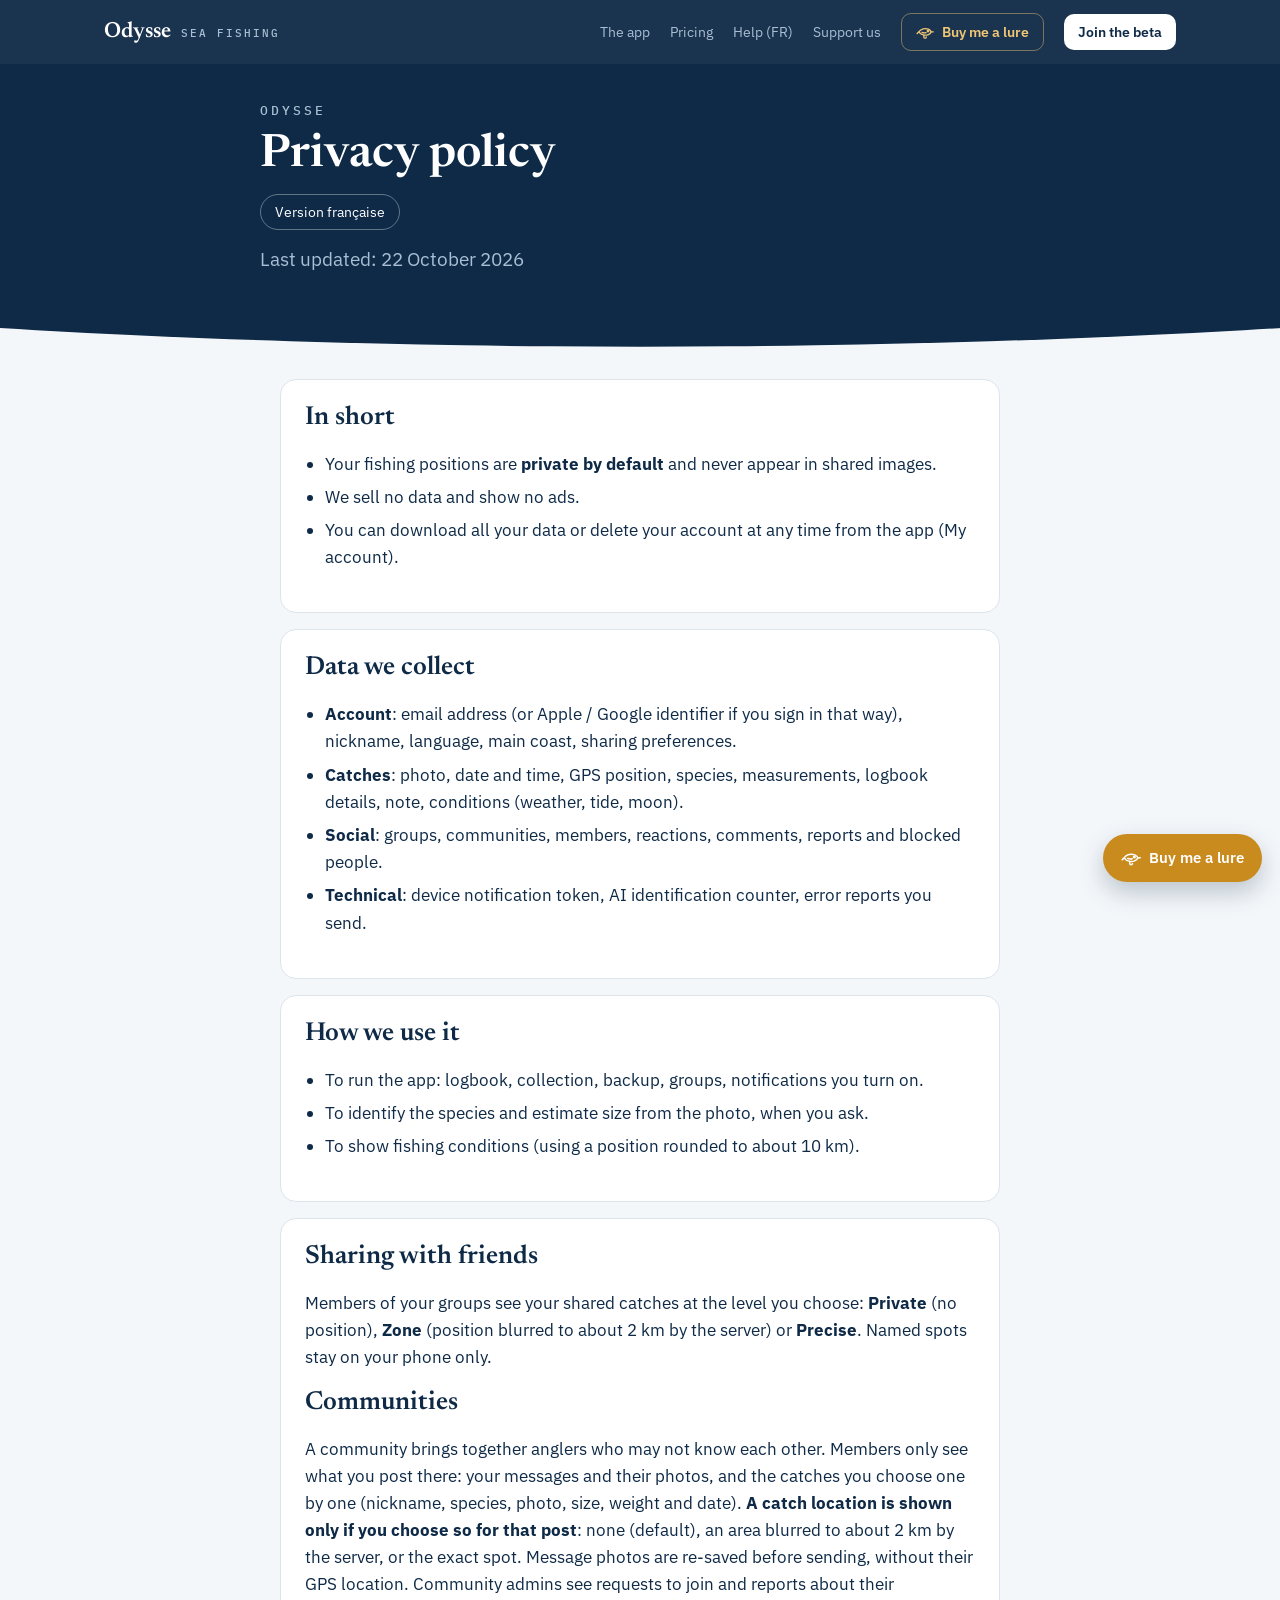
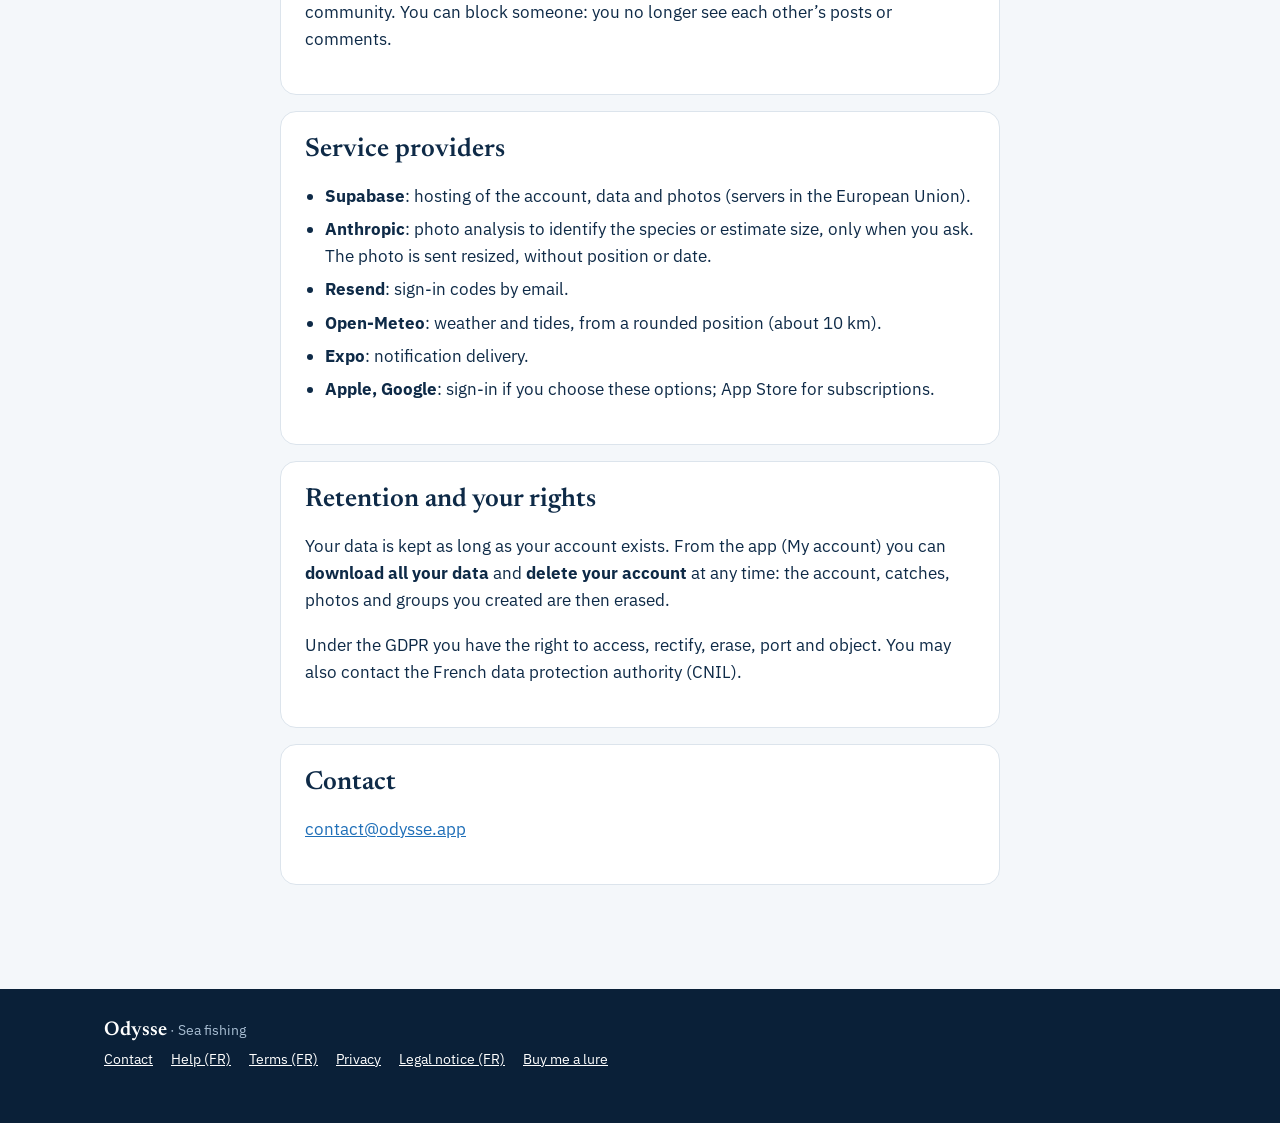
<file: privacy.html>
<!doctype html>
<html lang="en">
<head>
  <meta charset="utf-8" />
  <meta name="viewport" content="width=device-width, initial-scale=1" />
  <title>Privacy · Odysse</title>
  <link rel="preconnect" href="https://fonts.googleapis.com" />
  <link href="https://fonts.googleapis.com/css2?family=IBM+Plex+Mono:wght@500&family=IBM+Plex+Sans:wght@400;600&family=Newsreader:wght@600&display=swap" rel="stylesheet" />
  <link rel="stylesheet" href="style.css" />
</head>
<body>
  <nav class="topnav">
    <div class="navwrap">
      <a class="logo" href="index.html"><b>Odysse</b><span>Sea fishing</span></a>
      <div class="links"><a href="index.html#app">The app</a><a href="index.html#tarifs">Pricing</a><a href="aide.html">Help (FR)</a><a href="index.html#soutenir">Support us</a></div>
      <a class="btn btn-lure nav-lure" href="https://ko-fi.com/odysse" target="_blank" rel="noopener"><svg class="lure-ico" width="20" height="20" viewBox="0 0 24 24" fill="none" stroke="currentColor" stroke-width="1.8" stroke-linecap="round" stroke-linejoin="round" aria-hidden="true"><path d="M4 11.5c2.5-3.6 8-5 12.5-3.3 1.9.7 3.2 2 3.7 3.6-.5 1.6-1.8 2.9-3.7 3.6C12 17.1 6.5 15.7 4 12.1z"/><path d="M4 11.8 1.5 14"/><circle cx="16" cy="10.8" r="1"/><path d="M20.2 11.8H23"/><path d="M10.5 16.2v2.3a1.6 1.6 0 0 0 3.2 0"/><path d="M8 12.5c1.5.6 3.5.8 5.5.4"/></svg><span>Buy me a lure</span></a>
      <a class="btn btn-light" href="mailto:contact@odysse.app?subject=B%C3%AAta%20Odysse">Join the beta</a>
    </div>
  </nav>
  <header>
    <div class="wrap">
      <div class="kicker"><a href="index.html" style="color:inherit;text-decoration:none">Odysse</a></div>
      <h1>Privacy policy</h1>
      <a class="lang-switch" href="confidentialite.html" hreflang="fr">Version française</a>
      <p>Last updated: 22 October 2026</p>
    </div>
  </header>
  <main class="wrap">
    <section>
      <h2>In short</h2>
      <ul>
        <li>Your fishing positions are <strong>private by default</strong> and never appear in shared images.</li>
        <li>We sell no data and show no ads.</li>
        <li>You can download all your data or delete your account at any time from the app (My account).</li>
      </ul>
    </section>
    <section>
      <h2>Data we collect</h2>
      <ul>
        <li><strong>Account</strong>: email address (or Apple / Google identifier if you sign in that way), nickname, language, main coast, sharing preferences.</li>
        <li><strong>Catches</strong>: photo, date and time, GPS position, species, measurements, logbook details, note, conditions (weather, tide, moon).</li>
        <li><strong>Social</strong>: groups, communities, members, reactions, comments, reports and blocked people.</li>
        <li><strong>Technical</strong>: device notification token, AI identification counter, error reports you send.</li>
      </ul>
    </section>
    <section>
      <h2>How we use it</h2>
      <ul>
        <li>To run the app: logbook, collection, backup, groups, notifications you turn on.</li>
        <li>To identify the species and estimate size from the photo, when you ask.</li>
        <li>To show fishing conditions (using a position rounded to about 10 km).</li>
      </ul>
    </section>
    <section>
      <h2>Sharing with friends</h2>
      <p>Members of your groups see your shared catches at the level you choose: <strong>Private</strong> (no position), <strong>Zone</strong> (position blurred to about 2 km by the server) or <strong>Precise</strong>. Named spots stay on your phone only.</p>
      <h2>Communities</h2>
      <p>A community brings together anglers who may not know each other. Members only see what you post there: your messages and their photos, and the catches you choose one by one (nickname, species, photo, size, weight and date). <strong>A catch location is shown only if you choose so for that post</strong>: none (default), an area blurred to about 2 km by the server, or the exact spot. Message photos are re-saved before sending, without their GPS location. Community admins see requests to join and reports about their community. You can block someone: you no longer see each other’s posts or comments.</p>
    </section>
    <section>
      <h2>Service providers</h2>
      <ul>
        <li><strong>Supabase</strong>: hosting of the account, data and photos (servers in the European Union).</li>
        <li><strong>Anthropic</strong>: photo analysis to identify the species or estimate size, only when you ask. The photo is sent resized, without position or date.</li>
        <li><strong>Resend</strong>: sign-in codes by email.</li>
        <li><strong>Open-Meteo</strong>: weather and tides, from a rounded position (about 10 km).</li>
        <li><strong>Expo</strong>: notification delivery.</li>
        <li><strong>Apple, Google</strong>: sign-in if you choose these options; App Store for subscriptions.</li>
      </ul>
    </section>
    <section>
      <h2>Retention and your rights</h2>
      <p>Your data is kept as long as your account exists. From the app (My account) you can <strong>download all your data</strong> and <strong>delete your account</strong> at any time: the account, catches, photos and groups you created are then erased.</p>
      <p>Under the GDPR you have the right to access, rectify, erase, port and object. You may also contact the French data protection authority (CNIL).</p>
    </section>
    <section>
      <h2>Contact</h2>
      <p><a href="mailto:contact@odysse.app">contact@odysse.app</a></p>
    </section>
  </main>
  <footer class="site">
    <div class="navwrap">
      <p><b class="foot-logo">Odysse</b> · Sea fishing</p>
      <p class="foot-links"><a href="mailto:contact@odysse.app">Contact</a><a href="aide.html">Help (FR)</a><a href="conditions.html">Terms (FR)</a><a href="privacy.html">Privacy</a><a href="mentions-legales.html">Legal notice (FR)</a><a href="https://ko-fi.com/odysse" target="_blank" rel="noopener">Buy me a lure</a></p>
    </div>
  </footer>
  <a class="lure-float" href="https://ko-fi.com/odysse" target="_blank" rel="noopener" aria-label="Buy me a lure on Ko-fi"><svg class="lure-ico" width="20" height="20" viewBox="0 0 24 24" fill="none" stroke="currentColor" stroke-width="1.8" stroke-linecap="round" stroke-linejoin="round" aria-hidden="true"><path d="M4 11.5c2.5-3.6 8-5 12.5-3.3 1.9.7 3.2 2 3.7 3.6-.5 1.6-1.8 2.9-3.7 3.6C12 17.1 6.5 15.7 4 12.1z"/><path d="M4 11.8 1.5 14"/><circle cx="16" cy="10.8" r="1"/><path d="M20.2 11.8H23"/><path d="M10.5 16.2v2.3a1.6 1.6 0 0 0 3.2 0"/><path d="M8 12.5c1.5.6 3.5.8 5.5.4"/></svg><span>Buy me a lure</span></a>
</body>
</html>
</file>
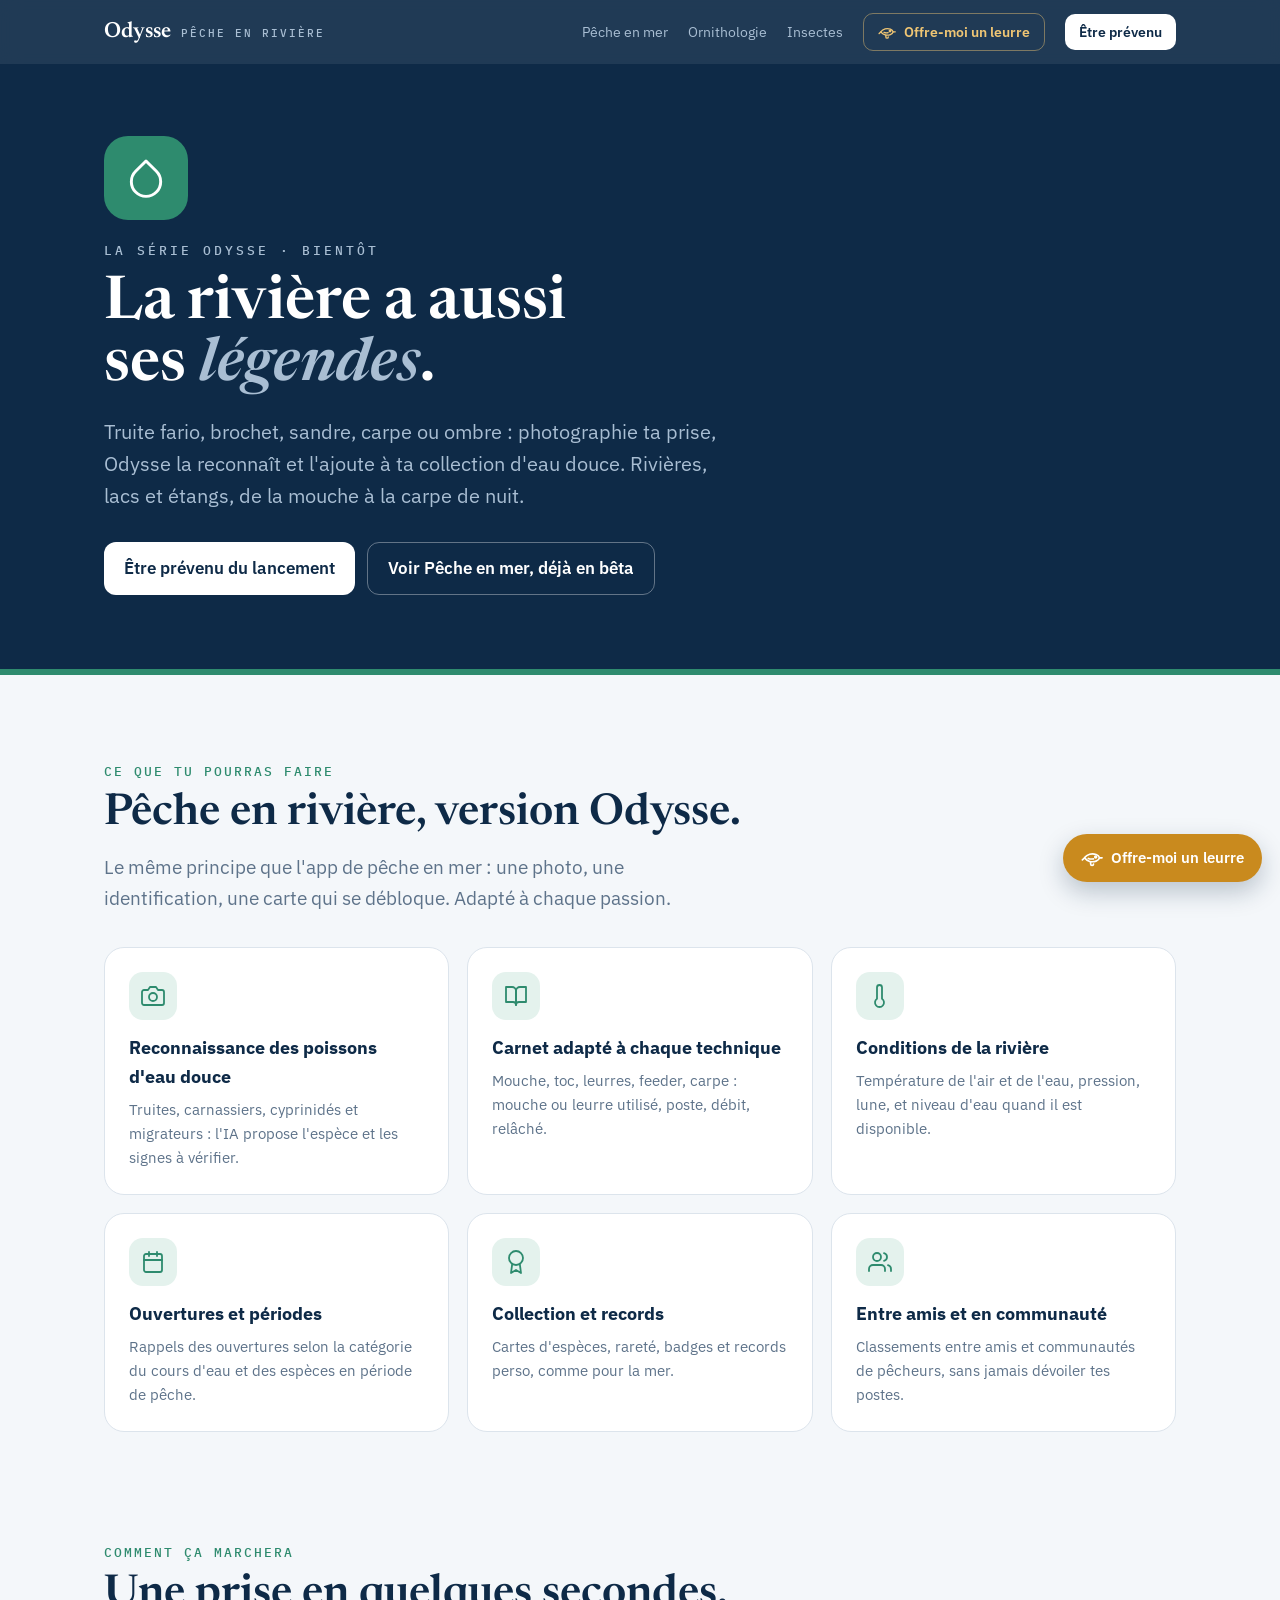
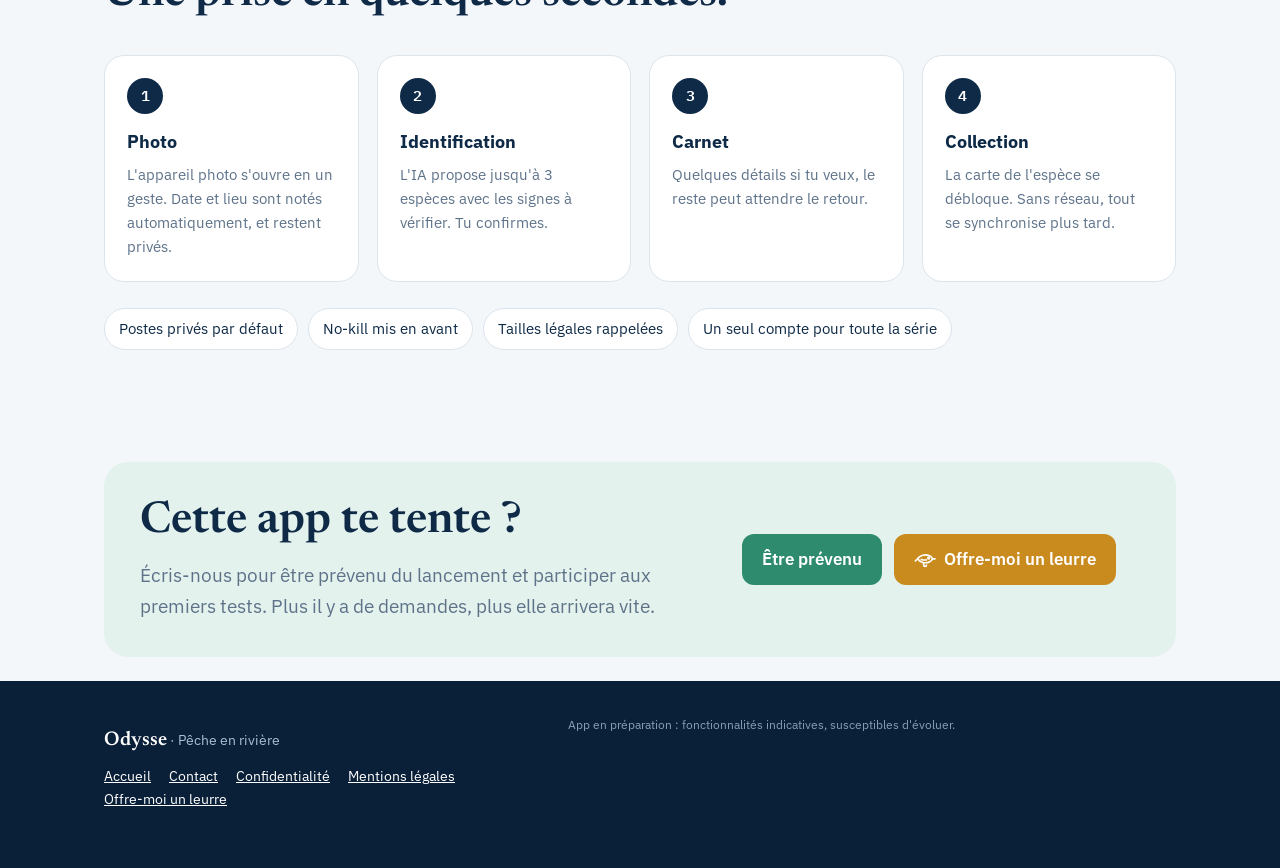
<file: riviere.html>
<!doctype html>
<html lang="fr">
<head>
  <meta charset="utf-8" />
  <meta name="viewport" content="width=device-width, initial-scale=1" />
  <title>Odysse · Pêche en rivière</title>
  <meta name="description" content="Odysse Pêche en rivière : le carnet de pêche en eau douce qui reconnaît tes poissons. Truite, brochet, sandre, carpe. Bientôt." />
  <meta property="og:title" content="Odysse · Pêche en rivière" />
  <meta property="og:description" content="Odysse Pêche en rivière : le carnet de pêche en eau douce qui reconnaît tes poissons. Truite, brochet, sandre, carpe. Bientôt." />
  <link rel="preconnect" href="https://fonts.googleapis.com" />
  <link href="https://fonts.googleapis.com/css2?family=IBM+Plex+Mono:wght@500;600&family=IBM+Plex+Sans:wght@400;600&family=Newsreader:ital,wght@0,600;1,600&display=swap" rel="stylesheet" />
  <link rel="stylesheet" href="home.css" />
</head>
<body style="--app:#2e8b6e;--app-tint:#e4f2ed">
  <nav>
    <div class="wrap">
      <a class="logo" href="index.html"><b>Odysse</b><span>Pêche en rivière</span></a>
      <div class="links">
        <a href="index.html">Pêche en mer</a>
        <a href="ornithologie.html">Ornithologie</a><a href="insectes.html">Insectes</a>
      </div>
      <a class="btn btn-lure nav-lure" href="https://ko-fi.com/odysse" target="_blank" rel="noopener"><svg class="lure-ico" width="22" height="22" viewBox="0 0 24 24" fill="none" stroke="currentColor" stroke-width="1.8" stroke-linecap="round" stroke-linejoin="round" aria-hidden="true"><path d="M4 11.5c2.5-3.6 8-5 12.5-3.3 1.9.7 3.2 2 3.7 3.6-.5 1.6-1.8 2.9-3.7 3.6C12 17.1 6.5 15.7 4 12.1z"/><path d="M4 11.8 1.5 14"/><circle cx="16" cy="10.8" r="1"/><path d="M20.2 11.8H23"/><path d="M10.5 16.2v2.3a1.6 1.6 0 0 0 3.2 0"/><path d="M8 12.5c1.5.6 3.5.8 5.5.4"/></svg><span>Offre-moi un leurre</span></a>
      <a class="btn btn-light" href="mailto:contact@odysse.app?subject=Odysse%20P%C3%AAche%20en%20rivière">Être prévenu</a>
    </div>
  </nav>

  <header class="app-hero">
    <div class="wrap">
      <div class="app-hero-ico"><svg width="44" height="44" viewBox="0 0 24 24" fill="none" stroke="currentColor" stroke-width="1.6" stroke-linecap="round" stroke-linejoin="round" aria-hidden="true"><path d="M12 2.69l5.66 5.66a8 8 0 1 1-11.31 0z"/></svg></div>
      <div class="kicker">La série Odysse · Bientôt</div>
      <h1>La rivière a aussi<br />ses <em>légendes</em>.</h1>
      <p class="lead">Truite fario, brochet, sandre, carpe ou ombre : photographie ta prise, Odysse la reconnaît et l'ajoute à ta collection d'eau douce. Rivières, lacs et étangs, de la mouche à la carpe de nuit.</p>
      <div class="ctas">
        <a class="btn btn-light" href="mailto:contact@odysse.app?subject=Odysse%20P%C3%AAche%20en%20rivière">Être prévenu du lancement</a>
        <a class="btn btn-ghost" href="index.html">Voir Pêche en mer, déjà en bêta</a>
      </div>
    </div>
  </header>

  <section class="block">
    <div class="wrap">
      <div class="eyebrow app-eyebrow">Ce que tu pourras faire</div>
      <h2>Pêche en rivière, version Odysse.</h2>
      <p class="sub">Le même principe que l'app de pêche en mer : une photo, une identification, une carte qui se débloque. Adapté à chaque passion.</p>
      <div class="app-features">
          <div class="app-feature"><div class="app-feature-ico"><svg width="24" height="24" viewBox="0 0 24 24" fill="none" stroke="currentColor" stroke-width="1.8" stroke-linecap="round" stroke-linejoin="round" aria-hidden="true"><path d="M23 19a2 2 0 0 1-2 2H3a2 2 0 0 1-2-2V8a2 2 0 0 1 2-2h4l2-3h6l2 3h4a2 2 0 0 1 2 2z"/><circle cx="12" cy="13" r="4"/></svg></div><h3>Reconnaissance des poissons d'eau douce</h3><p>Truites, carnassiers, cyprinidés et migrateurs : l'IA propose l'espèce et les signes à vérifier.</p></div>
          <div class="app-feature"><div class="app-feature-ico"><svg width="24" height="24" viewBox="0 0 24 24" fill="none" stroke="currentColor" stroke-width="1.8" stroke-linecap="round" stroke-linejoin="round" aria-hidden="true"><path d="M2 3h6a4 4 0 0 1 4 4v14a3 3 0 0 0-3-3H2z"/><path d="M22 3h-6a4 4 0 0 0-4 4v14a3 3 0 0 1 3-3h7z"/></svg></div><h3>Carnet adapté à chaque technique</h3><p>Mouche, toc, leurres, feeder, carpe : mouche ou leurre utilisé, poste, débit, relâché.</p></div>
          <div class="app-feature"><div class="app-feature-ico"><svg width="24" height="24" viewBox="0 0 24 24" fill="none" stroke="currentColor" stroke-width="1.8" stroke-linecap="round" stroke-linejoin="round" aria-hidden="true"><path d="M14 14.76V3.5a2.5 2.5 0 0 0-5 0v11.26a4.5 4.5 0 1 0 5 0z"/></svg></div><h3>Conditions de la rivière</h3><p>Température de l'air et de l'eau, pression, lune, et niveau d'eau quand il est disponible.</p></div>
          <div class="app-feature"><div class="app-feature-ico"><svg width="24" height="24" viewBox="0 0 24 24" fill="none" stroke="currentColor" stroke-width="1.8" stroke-linecap="round" stroke-linejoin="round" aria-hidden="true"><rect x="3" y="4" width="18" height="18" rx="2"/><line x1="16" y1="2" x2="16" y2="6"/><line x1="8" y1="2" x2="8" y2="6"/><line x1="3" y1="10" x2="21" y2="10"/></svg></div><h3>Ouvertures et périodes</h3><p>Rappels des ouvertures selon la catégorie du cours d'eau et des espèces en période de pêche.</p></div>
          <div class="app-feature"><div class="app-feature-ico"><svg width="24" height="24" viewBox="0 0 24 24" fill="none" stroke="currentColor" stroke-width="1.8" stroke-linecap="round" stroke-linejoin="round" aria-hidden="true"><circle cx="12" cy="8" r="7"/><polyline points="8.21 13.89 7 23 12 20 17 23 15.79 13.89"/></svg></div><h3>Collection et records</h3><p>Cartes d'espèces, rareté, badges et records perso, comme pour la mer.</p></div>
          <div class="app-feature"><div class="app-feature-ico"><svg width="24" height="24" viewBox="0 0 24 24" fill="none" stroke="currentColor" stroke-width="1.8" stroke-linecap="round" stroke-linejoin="round" aria-hidden="true"><path d="M17 21v-2a4 4 0 0 0-4-4H5a4 4 0 0 0-4 4v2"/><circle cx="9" cy="7" r="4"/><path d="M23 21v-2a4 4 0 0 0-3-3.87"/><path d="M16 3.13a4 4 0 0 1 0 7.75"/></svg></div><h3>Entre amis et en communauté</h3><p>Classements entre amis et communautés de pêcheurs, sans jamais dévoiler tes postes.</p></div>
      </div>
    </div>
  </section>

  <section class="block">
    <div class="wrap">
      <div class="eyebrow app-eyebrow">Comment ça marchera</div>
      <h2>Une prise en quelques secondes.</h2>
      <div class="flow">
        <div class="step"><div class="num">1</div><h4>Photo</h4><p>L'appareil photo s'ouvre en un geste. Date et lieu sont notés automatiquement, et restent privés.</p></div>
        <div class="step"><div class="num">2</div><h4>Identification</h4><p>L'IA propose jusqu'à 3 espèces avec les signes à vérifier. Tu confirmes.</p></div>
        <div class="step"><div class="num">3</div><h4>Carnet</h4><p>Quelques détails si tu veux, le reste peut attendre le retour.</p></div>
        <div class="step"><div class="num">4</div><h4>Collection</h4><p>La carte de l'espèce se débloque. Sans réseau, tout se synchronise plus tard.</p></div>
      </div>
      <div class="promise"><span>Postes privés par défaut</span><span>No-kill mis en avant</span><span>Tailles légales rappelées</span><span>Un seul compte pour toute la série</span></div>
    </div>
  </section>

  <section class="block">
    <div class="wrap">
      <div class="app-cta">
        <div>
          <h2>Cette app te tente ?</h2>
          <p class="sub">Écris-nous pour être prévenu du lancement et participer aux premiers tests. Plus il y a de demandes, plus elle arrivera vite.</p>
        </div>
        <div class="ctas-center">
          <a class="btn btn-accent app-btn" href="mailto:contact@odysse.app?subject=Odysse%20P%C3%AAche%20en%20rivière">Être prévenu</a>
          <a class="btn btn-lure" href="https://ko-fi.com/odysse" target="_blank" rel="noopener"><svg class="lure-ico" width="22" height="22" viewBox="0 0 24 24" fill="none" stroke="currentColor" stroke-width="1.8" stroke-linecap="round" stroke-linejoin="round" aria-hidden="true"><path d="M4 11.5c2.5-3.6 8-5 12.5-3.3 1.9.7 3.2 2 3.7 3.6-.5 1.6-1.8 2.9-3.7 3.6C12 17.1 6.5 15.7 4 12.1z"/><path d="M4 11.8 1.5 14"/><circle cx="16" cy="10.8" r="1"/><path d="M20.2 11.8H23"/><path d="M10.5 16.2v2.3a1.6 1.6 0 0 0 3.2 0"/><path d="M8 12.5c1.5.6 3.5.8 5.5.4"/></svg><span>Offre-moi un leurre</span></a>
        </div>
      </div>
    </div>
  </section>

  <footer class="site">
    <div class="wrap">
      <div>
        <p><b style="color:#fff;font:600 20px Newsreader,serif">Odysse</b> · Pêche en rivière</p>
        <p><a href="index.html">Accueil</a><a href="mailto:contact@odysse.app">Contact</a><a href="confidentialite.html">Confidentialité</a><a href="mentions-legales.html">Mentions légales</a><a href="https://ko-fi.com/odysse" target="_blank" rel="noopener">Offre-moi un leurre</a></p>
      </div>
      <div class="credits">App en préparation : fonctionnalités indicatives, susceptibles d'évoluer.</div>
    </div>
  </footer>
  <a class="lure-float" href="https://ko-fi.com/odysse" target="_blank" rel="noopener" aria-label="Offre-moi un leurre sur Ko-fi"><svg class="lure-ico" width="22" height="22" viewBox="0 0 24 24" fill="none" stroke="currentColor" stroke-width="1.8" stroke-linecap="round" stroke-linejoin="round" aria-hidden="true"><path d="M4 11.5c2.5-3.6 8-5 12.5-3.3 1.9.7 3.2 2 3.7 3.6-.5 1.6-1.8 2.9-3.7 3.6C12 17.1 6.5 15.7 4 12.1z"/><path d="M4 11.8 1.5 14"/><circle cx="16" cy="10.8" r="1"/><path d="M20.2 11.8H23"/><path d="M10.5 16.2v2.3a1.6 1.6 0 0 0 3.2 0"/><path d="M8 12.5c1.5.6 3.5.8 5.5.4"/></svg><span>Offre-moi un leurre</span></a>
</body>
</html>
</file>
<file: home.css>
:root {
  --deep: #0e2a47;
  --deep-2: #a9bed3;
  --deep-3: #16385c;
  --bg: #f4f7fa;
  --surface: #ffffff;
  --border: #dce4ec;
  --text: #0e2a47;
  --muted: #5e738a;
  --accent: #1f6fb8;
  --tint: #e7f0f8;
  --gold: #c98a1e;
}
* { box-sizing: border-box; }
html { scroll-behavior: smooth; }
body {
  margin: 0;
  background: var(--bg);
  color: var(--text);
  font: 17px/1.6 'IBM Plex Sans', system-ui, sans-serif;
  -webkit-font-smoothing: antialiased;
}
img { display: block; max-width: 100%; }
a { color: var(--accent); }
.wrap { max-width: 1120px; margin: 0 auto; padding: 0 24px; }
.serif { font-family: 'Newsreader', Georgia, serif; font-weight: 600; }
.mono { font-family: 'IBM Plex Mono', monospace; }

/* Navigation */
nav {
  position: sticky;
  top: 0;
  z-index: 10;
  background: rgba(14, 42, 71, 0.92);
  backdrop-filter: blur(10px);
}
nav .wrap { display: flex; align-items: center; gap: 28px; height: 64px; }
.logo { color: #fff; text-decoration: none; display: flex; align-items: baseline; gap: 10px; }
.logo b { font: 600 22px 'Newsreader', serif; }
.logo span { font: 500 11px 'IBM Plex Mono', monospace; letter-spacing: 2px; color: var(--deep-2); text-transform: uppercase; }
nav .links { display: flex; gap: 24px; margin-left: auto; }
nav .links a { color: var(--deep-2); text-decoration: none; font-size: 15px; }
nav .links a:hover { color: #fff; }
.btn {
  display: inline-flex;
  align-items: center;
  gap: 8px;
  padding: 12px 20px;
  border-radius: 12px;
  font-weight: 600;
  text-decoration: none;
  transition: transform 0.15s;
}
.btn:hover { transform: translateY(-1px); }
.btn-light { background: #fff; color: var(--deep); }
.btn-accent { background: var(--accent); color: #fff; }
.btn-ghost { color: #fff; border: 1px solid rgba(255, 255, 255, 0.35); }
nav .btn { padding: 9px 16px; font-size: 15px; }

/* Hero */
.hero {
  position: relative;
  background: var(--deep);
  color: #fff;
  overflow: hidden;
  padding: 72px 0 0;
}
.lines { position: absolute; inset: 0; width: 100%; height: 100%; }
.hero .wrap { position: relative; display: grid; grid-template-columns: 1.05fr 1fr; gap: 40px; align-items: center; }
.kicker { font: 500 13px 'IBM Plex Mono', monospace; letter-spacing: 3px; text-transform: uppercase; color: var(--deep-2); }
.hero h1 { font: 600 64px/1.02 'Newsreader', serif; margin: 14px 0 18px; }
.hero h1 em { font-style: italic; color: var(--deep-2); }
.hero .lead { font-size: 20px; color: var(--deep-2); max-width: 520px; margin: 0 0 30px; }
.hero .ctas { display: flex; flex-wrap: wrap; gap: 12px; }
.hero .note { margin-top: 16px; font-size: 14px; color: var(--deep-2); }
.phones { position: relative; height: 620px; }
.phone {
  position: absolute;
  width: 270px;
  border-radius: 42px;
  border: 9px solid #08182a;
  background: #08182a;
  box-shadow: 0 30px 60px rgba(0, 0, 0, 0.35);
  overflow: hidden;
}
.phone img { border-radius: 33px; }
.phones .p1 { left: 8%; top: 30px; transform: rotate(-4deg); z-index: 2; }
.phones .p2 { left: 46%; top: 90px; transform: rotate(5deg); }
.wave { display: block; width: 100%; height: 90px; margin-top: -40px; position: relative; }

/* Chiffres */
.facts { display: grid; grid-template-columns: repeat(4, 1fr); gap: 16px; margin: 8px auto 0; }
.fact { text-align: center; padding: 18px 10px; }
.fact b { display: block; font: 600 36px 'IBM Plex Mono', monospace; color: var(--deep); }
.fact span { color: var(--muted); font-size: 15px; }

/* Sections */
section.block { padding: 88px 0 24px; }
.eyebrow { font: 500 13px 'IBM Plex Mono', monospace; letter-spacing: 2px; text-transform: uppercase; color: var(--accent); }
h2 { font: 600 44px/1.1 'Newsreader', serif; margin: 10px 0 14px; }
.sub { color: var(--muted); font-size: 19px; max-width: 640px; margin: 0; }

/* Fonctions en alternance */
.feature { display: grid; grid-template-columns: 1fr 1fr; gap: 64px; align-items: center; padding: 56px 0; }
.feature.flip .visual { order: 2; }
.feature h3 { font: 600 34px/1.15 'Newsreader', serif; margin: 8px 0 12px; }
.feature p { color: var(--muted); margin: 0 0 14px; }
.feature ul { list-style: none; padding: 0; margin: 0; display: grid; gap: 10px; }
.feature li { display: flex; gap: 10px; align-items: flex-start; }
.feature li svg { flex: none; margin-top: 4px; }
.visual { position: relative; display: flex; justify-content: center; }
.visual .phone { position: relative; width: 290px; }
.visual .phone.small { width: 230px; position: absolute; right: 2%; bottom: -30px; transform: rotate(4deg); }
.blob {
  position: absolute;
  inset: 8% 6%;
  border-radius: 40px;
  background: var(--tint);
  z-index: -1;
}
.story-card {
  position: relative;
  width: 360px;
  max-width: 100%;
  aspect-ratio: 4 / 5;
  border-radius: 24px;
  overflow: hidden;
  box-shadow: 0 30px 60px rgba(14, 42, 71, 0.3);
  transform: rotate(-2deg);
}
.story-card img { width: 100%; height: 100%; object-fit: cover; }
.card-shot {
  border-radius: 20px;
  border: 1px solid var(--border);
  background: #fff;
  overflow: hidden;
  box-shadow: 0 20px 40px rgba(14, 42, 71, 0.12);
}

/* Parcours */
.flow { display: grid; grid-template-columns: repeat(4, 1fr); gap: 18px; margin-top: 36px; counter-reset: step; }
.flow .step {
  background: var(--surface);
  border: 1px solid var(--border);
  border-radius: 20px;
  padding: 22px;
  position: relative;
}
.flow .num {
  width: 36px; height: 36px; border-radius: 50%;
  display: grid; place-items: center;
  background: var(--deep); color: #fff;
  font: 600 15px 'IBM Plex Mono', monospace;
  margin-bottom: 14px;
}
.flow h4 { margin: 0 0 6px; font-size: 18px; }
.flow p { margin: 0; color: var(--muted); font-size: 15px; }
.flow .time { margin-top: 10px; font: 500 13px 'IBM Plex Mono', monospace; color: var(--accent); }

/* Tarifs */
.plans { display: grid; grid-template-columns: 1fr 1fr; gap: 20px; margin-top: 36px; max-width: 860px; }
.plan {
  background: var(--surface);
  border: 1px solid var(--border);
  border-radius: 24px;
  padding: 30px;
}
.plan.premium { background: var(--deep); color: #fff; border-color: var(--deep); position: relative; overflow: hidden; }
.plan .tag { display: inline-block; padding: 4px 12px; border-radius: 999px; background: var(--tint); color: var(--accent); font: 500 12px 'IBM Plex Mono', monospace; }
.plan.premium .tag { background: rgba(255, 255, 255, 0.12); color: #fff; }
.price { font: 600 52px/1 'IBM Plex Mono', monospace; margin: 18px 0 6px; }
.price small { font: 400 16px 'IBM Plex Sans', sans-serif; opacity: 0.7; }
.plan .alt { font-size: 15px; opacity: 0.75; margin-bottom: 18px; }
.plan ul { list-style: none; padding: 0; margin: 0; display: grid; gap: 10px; }
.plan li { display: flex; gap: 10px; }
.plan li::before { content: '✓'; color: var(--accent); font-weight: 600; }
.plan.premium li::before { color: var(--deep-2); }

/* Transparence */
.transparency { display: grid; grid-template-columns: 1fr 1.1fr; gap: 48px; align-items: center; margin-top: 30px; }
.donut { position: relative; width: 300px; height: 300px; margin: 0 auto; }
.donut .center { position: absolute; inset: 0; display: grid; place-items: center; text-align: center; }
.donut .center b { display: block; font: 600 40px 'IBM Plex Mono', monospace; }
.donut .center span { color: var(--muted); font-size: 14px; }
.legend { display: grid; gap: 14px; }
.legend div { display: grid; grid-template-columns: 14px 1fr auto; gap: 12px; align-items: center; padding: 14px 16px; background: #fff; border: 1px solid var(--border); border-radius: 14px; }
.legend i { width: 14px; height: 14px; border-radius: 4px; }
.legend b { font: 600 16px 'IBM Plex Mono', monospace; }
.legend small { display: block; color: var(--muted); font-size: 13px; }
.promise { margin-top: 26px; display: flex; flex-wrap: wrap; gap: 10px; }
.promise span { padding: 8px 14px; border-radius: 999px; background: #fff; border: 1px solid var(--border); font-size: 15px; }


/* Soutenir : « Offre-moi un leurre » */
.btn-lure { background: var(--gold); color: #fff; }
.btn-lure:hover { background: #b57a14; }
.btn-lure .lure-ico { transition: transform 0.3s; }
.btn-lure:hover .lure-ico { transform: rotate(-12deg) translateX(-2px); }
nav .nav-lure { margin-left: auto; padding: 8px 14px; font-size: 14px; }
nav .nav-lure + .btn { margin-left: 0; }
.lure-link { display: inline-flex; align-items: center; gap: 8px; margin-top: 14px; color: #f0c674; text-decoration: none; font-size: 15px; }
.lure-link:hover span { text-decoration: underline; }
.lure-strip { padding: 40px 0 0; }
.lure-strip-in { display: grid; grid-template-columns: auto 1fr auto; gap: 20px; align-items: center; padding: 22px 26px; border-radius: 20px; background: #fbf3e4; border: 1px solid #efd9ad; }
.lure-strip-in b { display: block; font: 600 22px/1.25 'Newsreader', serif; }
.lure-strip-in > div > span { color: var(--muted); font-size: 15px; }
.lure-big { width: 56px; height: 56px; border-radius: 50%; display: grid; place-items: center; background: var(--gold); color: #fff; flex: none; }
.lure-big .lure-ico { width: 30px; height: 30px; }
.plans-note { margin-top: 20px; color: var(--muted); font-size: 15px; }
.plans-note a { color: var(--gold); font-weight: 600; }
.support { padding: 40px; background: var(--surface); border: 1px solid var(--border); border-radius: 24px; display: grid; gap: 28px; }
.support-head { display: grid; grid-template-columns: auto 1fr; gap: 22px; align-items: start; }
.support-head h2 { margin-top: 8px; }
.tiers { display: grid; grid-template-columns: repeat(4, 1fr); gap: 14px; }
.tier { display: grid; gap: 4px; padding: 18px; border-radius: 16px; border: 1px solid var(--border); background: var(--bg); color: var(--text); text-decoration: none; transition: transform 0.15s, border-color 0.15s; }
.tier:hover { transform: translateY(-2px); border-color: var(--gold); }
.tier b { font-size: 16px; }
.tier-price { font: 600 26px 'IBM Plex Mono', monospace; color: var(--gold); }
.tier small { color: var(--muted); font-size: 13px; }
.support-cta { display: grid; justify-items: center; gap: 10px; text-align: center; }
.btn-big { font-size: 18px; padding: 16px 28px; }
.support-cta small { color: var(--muted); font-size: 13px; }
.ctas-center { display: flex; flex-wrap: wrap; gap: 12px; justify-content: center; }
.lure-float { position: fixed; right: 18px; bottom: 18px; z-index: 20; display: inline-flex; align-items: center; gap: 8px; padding: 12px 18px; border-radius: 999px; background: var(--gold); color: #fff; font-weight: 600; font-size: 15px; text-decoration: none; box-shadow: 0 10px 24px rgba(14, 42, 71, 0.25); transition: transform 0.15s; }
.lure-float:hover { transform: translateY(-2px); }

/* Pages des autres apps de la série */
.app-hero { position: relative; background: var(--deep); color: #fff; padding: 72px 0 80px; overflow: hidden; }
.app-hero::after { content: ''; position: absolute; left: 0; right: 0; bottom: 0; height: 6px; background: var(--app); }
.app-hero-ico { width: 84px; height: 84px; border-radius: 24px; display: grid; place-items: center; background: var(--app); color: #fff; margin-bottom: 22px; }
.app-hero h1 { font: 600 60px/1.04 'Newsreader', serif; margin: 14px 0 18px; }
.app-hero h1 em { font-style: italic; color: var(--deep-2); }
.app-hero .lead { font-size: 20px; color: var(--deep-2); max-width: 640px; margin: 0 0 30px; }
.app-hero .ctas { display: flex; flex-wrap: wrap; gap: 12px; }
.app-eyebrow { color: var(--app); }
.app-features { display: grid; grid-template-columns: repeat(3, 1fr); gap: 18px; margin-top: 34px; }
.app-feature { background: var(--surface); border: 1px solid var(--border); border-radius: 20px; padding: 24px; }
.app-feature-ico { width: 48px; height: 48px; border-radius: 14px; display: grid; place-items: center; background: var(--app-tint); color: var(--app); margin-bottom: 14px; }
.app-feature h3 { margin: 0 0 6px; font-size: 18px; }
.app-feature p { margin: 0; color: var(--muted); font-size: 15px; }
.app-cta { display: grid; grid-template-columns: 1.3fr 1fr; gap: 30px; align-items: center; padding: 36px; border-radius: 24px; background: var(--app-tint); }
.app-cta h2 { margin-top: 0; }
.app-btn { background: var(--app); }

/* Série */
.series { display: grid; grid-template-columns: repeat(4, 1fr); gap: 12px; margin-top: 30px; }
.series a {
  border-radius: 18px;
  padding: 18px 14px;
  background: #fff;
  border: 1px solid var(--border);
  font-size: 15px;
}
.series a.on { background: var(--deep); color: #fff; border-color: var(--deep); }
.series i { display: block; width: 36px; height: 36px; border-radius: 10px; margin-bottom: 12px; }
.series small { display: block; color: var(--muted); font-size: 12px; margin-top: 4px; }
.series .on small { color: var(--deep-2); }

/* Appel final */
.final {
  position: relative;
  margin: 96px 0 0;
  background: var(--deep);
  color: #fff;
  overflow: hidden;
  padding: 88px 0;
  text-align: center;
}
.final h2 { color: #fff; }
.final p { color: var(--deep-2); max-width: 560px; margin: 0 auto 28px; font-size: 19px; }
footer.site { background: #0a2038; color: var(--deep-2); padding: 34px 0 44px; font-size: 14px; }
footer.site .wrap { display: grid; grid-template-columns: 1fr 1.4fr; gap: 30px; }
footer.site a { color: #fff; margin-right: 18px; white-space: nowrap; display: inline-block; }
footer.site .credits { font-size: 12px; line-height: 1.6; opacity: 0.8; }

@media (max-width: 900px) {
  nav .links { display: none; }
  .logo span { display: none; }
  nav .btn { white-space: nowrap; }
  nav .btn { margin-left: auto; }
  .hero .wrap, .feature, .transparency, footer.site .wrap { grid-template-columns: 1fr; }
  .hero h1 { font-size: 46px; }
  .phones { height: 470px; }
  .phone { width: 210px; }
  .phones .p1 { left: 4%; }
  .phones .p2 { left: 42%; }
  .feature { gap: 36px; padding: 36px 0; }
  .feature.flip .visual { order: 0; }
  .facts, .flow { grid-template-columns: repeat(2, 1fr); }
  .plans { grid-template-columns: 1fr; }
  .app-features { grid-template-columns: 1fr; }
  .app-cta { grid-template-columns: 1fr; padding: 24px; }
  .app-hero h1 { font-size: 42px; }
  .support { padding: 24px; }
  .support-head { grid-template-columns: 1fr; }
  .tiers { grid-template-columns: repeat(2, 1fr); }
  .lure-strip-in { grid-template-columns: 1fr; text-align: left; }
  nav .nav-lure { display: none; }
  .lure-float { padding: 12px; }
  .lure-float span { display: none; }
  .series { grid-template-columns: repeat(2, 1fr); }
  h2 { font-size: 34px; }
  .feature h3 { font-size: 28px; }
  .visual .phone { width: 240px; }
  .story-card { width: 300px; }
  .visual .phone.small { width: 180px; }
}

/* Menu du haut : boutons discrets, tout sur une ligne */
nav .wrap { gap: 20px; }
nav .links { gap: 20px; }
nav .links a { white-space: nowrap; font-size: 14px; }
nav .btn { padding: 7px 14px; font-size: 14px; border-radius: 10px; white-space: nowrap; }
nav .btn:hover { transform: none; }
nav .nav-lure { margin-left: 0; background: transparent; color: #f0c674; border: 1px solid rgba(240, 198, 116, 0.45); }
nav .nav-lure:hover { background: rgba(240, 198, 116, 0.12); }
nav .nav-lure .lure-ico { width: 18px; height: 18px; }
@media (max-width: 1180px) {
  nav .nav-lure { display: none; }
  .logo span { display: none; }
}
</file>
<file: style.css>
:root {
  --deep: #0e2a47;
  --deep-2: #a9bed3;
  --bg: #f4f7fa;
  --surface: #ffffff;
  --border: #dce4ec;
  --text: #0e2a47;
  --muted: #5e738a;
  --accent: #1f6fb8;
  --gold: #c98a1e;
}
* { box-sizing: border-box; }
body {
  margin: 0;
  background: var(--bg);
  color: var(--text);
  font: 17px/1.6 'IBM Plex Sans', system-ui, sans-serif;
}
a { color: var(--accent); }
header {
  background: var(--deep);
  color: #fff;
  padding: 56px 20px 72px;
  clip-path: ellipse(140% 100% at 50% 0%);
}
.wrap { max-width: 760px; margin: 0 auto; }
.kicker {
  font: 500 13px/1 'IBM Plex Mono', monospace;
  letter-spacing: 3px;
  color: var(--deep-2);
  text-transform: uppercase;
}
h1, h2 { font-family: 'Newsreader', Georgia, serif; font-weight: 600; line-height: 1.15; }
h1 { font-size: 46px; margin: 12px 0 8px; }
header p { color: var(--deep-2); font-size: 19px; margin: 0; }
main { padding: 32px 20px 64px; }
section {
  background: var(--surface);
  border: 1px solid var(--border);
  border-radius: 16px;
  padding: 24px;
  margin-bottom: 16px;
}
h2 { font-size: 26px; margin: 0 0 10px; }
ul { padding-left: 20px; }
li { margin-bottom: 6px; }
.muted { color: var(--muted); font-size: 15px; }
footer { padding: 0 20px 48px; color: var(--muted); font-size: 14px; }
footer a { margin-right: 16px; }
@media (max-width: 600px) { h1 { font-size: 36px; } }

/* Page d'accueil */
.hero { padding: 72px 20px 96px; }
.hero h1 { font-size: 54px; }
.hero .lead { font-size: 21px; max-width: 560px; }
.cta {
  display: inline-block;
  margin-top: 28px;
  padding: 14px 22px;
  border-radius: 12px;
  background: #fff;
  color: var(--deep);
  font-weight: 600;
  text-decoration: none;
}
.cta-note { display: block; margin-top: 10px; font-size: 14px; color: var(--deep-2); }
.section-title { font-family: 'Newsreader', Georgia, serif; font-size: 34px; margin: 48px 0 6px; }
.section-lead { color: var(--muted); margin: 0 0 20px; }
.grid { display: grid; grid-template-columns: repeat(3, 1fr); gap: 14px; }
.grid-2 { grid-template-columns: repeat(2, 1fr); }
.card {
  background: var(--surface);
  border: 1px solid var(--border);
  border-radius: 16px;
  padding: 20px;
}
.card h3 { margin: 6px 0 6px; font-size: 18px; }
.card p { margin: 0; color: var(--muted); font-size: 15px; }
.step {
  font: 500 13px/1 'IBM Plex Mono', monospace;
  color: var(--accent);
}
.plan { display: flex; flex-direction: column; gap: 6px; }
.plan.featured { border: 2px solid var(--accent); }
.price { font: 600 36px/1.1 'IBM Plex Mono', monospace; color: var(--text); }
.price small { font-size: 15px; color: var(--muted); font-weight: 400; }
.plan ul { margin: 8px 0 0; padding-left: 18px; color: var(--text); font-size: 15px; }
.badge {
  align-self: flex-start;
  padding: 3px 10px;
  border-radius: 999px;
  background: #e7f0f8;
  color: var(--accent);
  font: 500 12px/1.4 'IBM Plex Mono', monospace;
}
.bar { display: flex; height: 18px; border-radius: 9px; overflow: hidden; margin: 14px 0 10px; }
.bar span { display: block; }
.legend { display: grid; grid-template-columns: repeat(2, 1fr); gap: 8px 16px; font-size: 15px; }
.legend i { display: inline-block; width: 10px; height: 10px; border-radius: 3px; margin-right: 8px; }
.series { display: flex; flex-wrap: wrap; gap: 8px; }
.series span {
  padding: 8px 14px;
  border-radius: 999px;
  border: 1px solid var(--border);
  background: var(--surface);
  font-size: 15px;
}
.series .on { background: var(--deep); color: #fff; border-color: var(--deep); }
@media (max-width: 720px) {
  .grid, .grid-2, .legend { grid-template-columns: 1fr; }
  .hero h1 { font-size: 40px; }
}

/* Menu et pied de page communs (mêmes que l'accueil) */
.topnav { position: sticky; top: 0; z-index: 10; background: rgba(14, 42, 71, 0.95); backdrop-filter: blur(10px); }
.navwrap { max-width: 1120px; margin: 0 auto; padding: 0 24px; display: flex; align-items: center; gap: 24px; min-height: 64px; }
.topnav .logo { color: #fff; text-decoration: none; display: flex; align-items: baseline; gap: 10px; }
.topnav .logo b { font: 600 22px 'Newsreader', serif; }
.topnav .logo span { font: 500 11px 'IBM Plex Mono', monospace; letter-spacing: 2px; color: var(--deep-2); text-transform: uppercase; }
.topnav .links { display: flex; gap: 22px; margin-left: auto; }
.topnav .links a { color: var(--deep-2); text-decoration: none; font-size: 15px; }
.topnav .links a:hover, .topnav .links a[aria-current] { color: #fff; }
.btn { display: inline-flex; align-items: center; gap: 8px; padding: 9px 16px; border-radius: 12px; font-weight: 600; font-size: 15px; text-decoration: none; white-space: nowrap; }
.btn-light { background: #fff; color: var(--deep); }
.btn-lure { background: var(--gold); color: #fff; }
.btn-lure:hover { background: #b57a14; }
.nav-lure { font-size: 14px; padding: 8px 14px; }
header { padding-top: 40px; }
.lang-switch { display: inline-block; margin: 4px 0 14px; padding: 6px 14px; border-radius: 999px; border: 1px solid rgba(255, 255, 255, 0.35); color: #fff; text-decoration: none; font-size: 14px; }
.lang-switch:hover { background: rgba(255, 255, 255, 0.1); }
footer.site { background: #0a2038; color: var(--deep-2); padding: 30px 0 40px; font-size: 14px; margin-top: 24px; }
footer.site .navwrap { flex-direction: column; align-items: flex-start; gap: 6px; }
footer.site p { margin: 0; }
footer.site .foot-logo { color: #fff; font: 600 20px 'Newsreader', serif; }
footer.site .foot-links a { color: #fff; margin-right: 18px; white-space: nowrap; display: inline-block; }
.lure-float { position: fixed; right: 18px; bottom: 18px; z-index: 20; display: inline-flex; align-items: center; gap: 8px; padding: 12px 18px; border-radius: 999px; background: var(--gold); color: #fff; font-weight: 600; font-size: 15px; text-decoration: none; box-shadow: 0 10px 24px rgba(14, 42, 71, 0.25); }
@media (max-width: 900px) {
  .topnav .links, .topnav .logo span, .nav-lure { display: none; }
  .topnav .btn-light { margin-left: auto; }
  .lure-float { padding: 12px; }
  .lure-float span { display: none; }
}

/* Menu du haut : boutons discrets, tout sur une ligne */
.navwrap { gap: 20px; }
.topnav .links { gap: 20px; }
.topnav .links a { white-space: nowrap; font-size: 14px; }
.topnav .btn { padding: 7px 14px; font-size: 14px; border-radius: 10px; }
.topnav .nav-lure { background: transparent; color: #f0c674; border: 1px solid rgba(240, 198, 116, 0.45); }
.topnav .nav-lure:hover { background: rgba(240, 198, 116, 0.12); }
.topnav .nav-lure .lure-ico { width: 18px; height: 18px; }
@media (max-width: 1180px) {
  .topnav .nav-lure, .topnav .logo span { display: none; }
}
</file>
